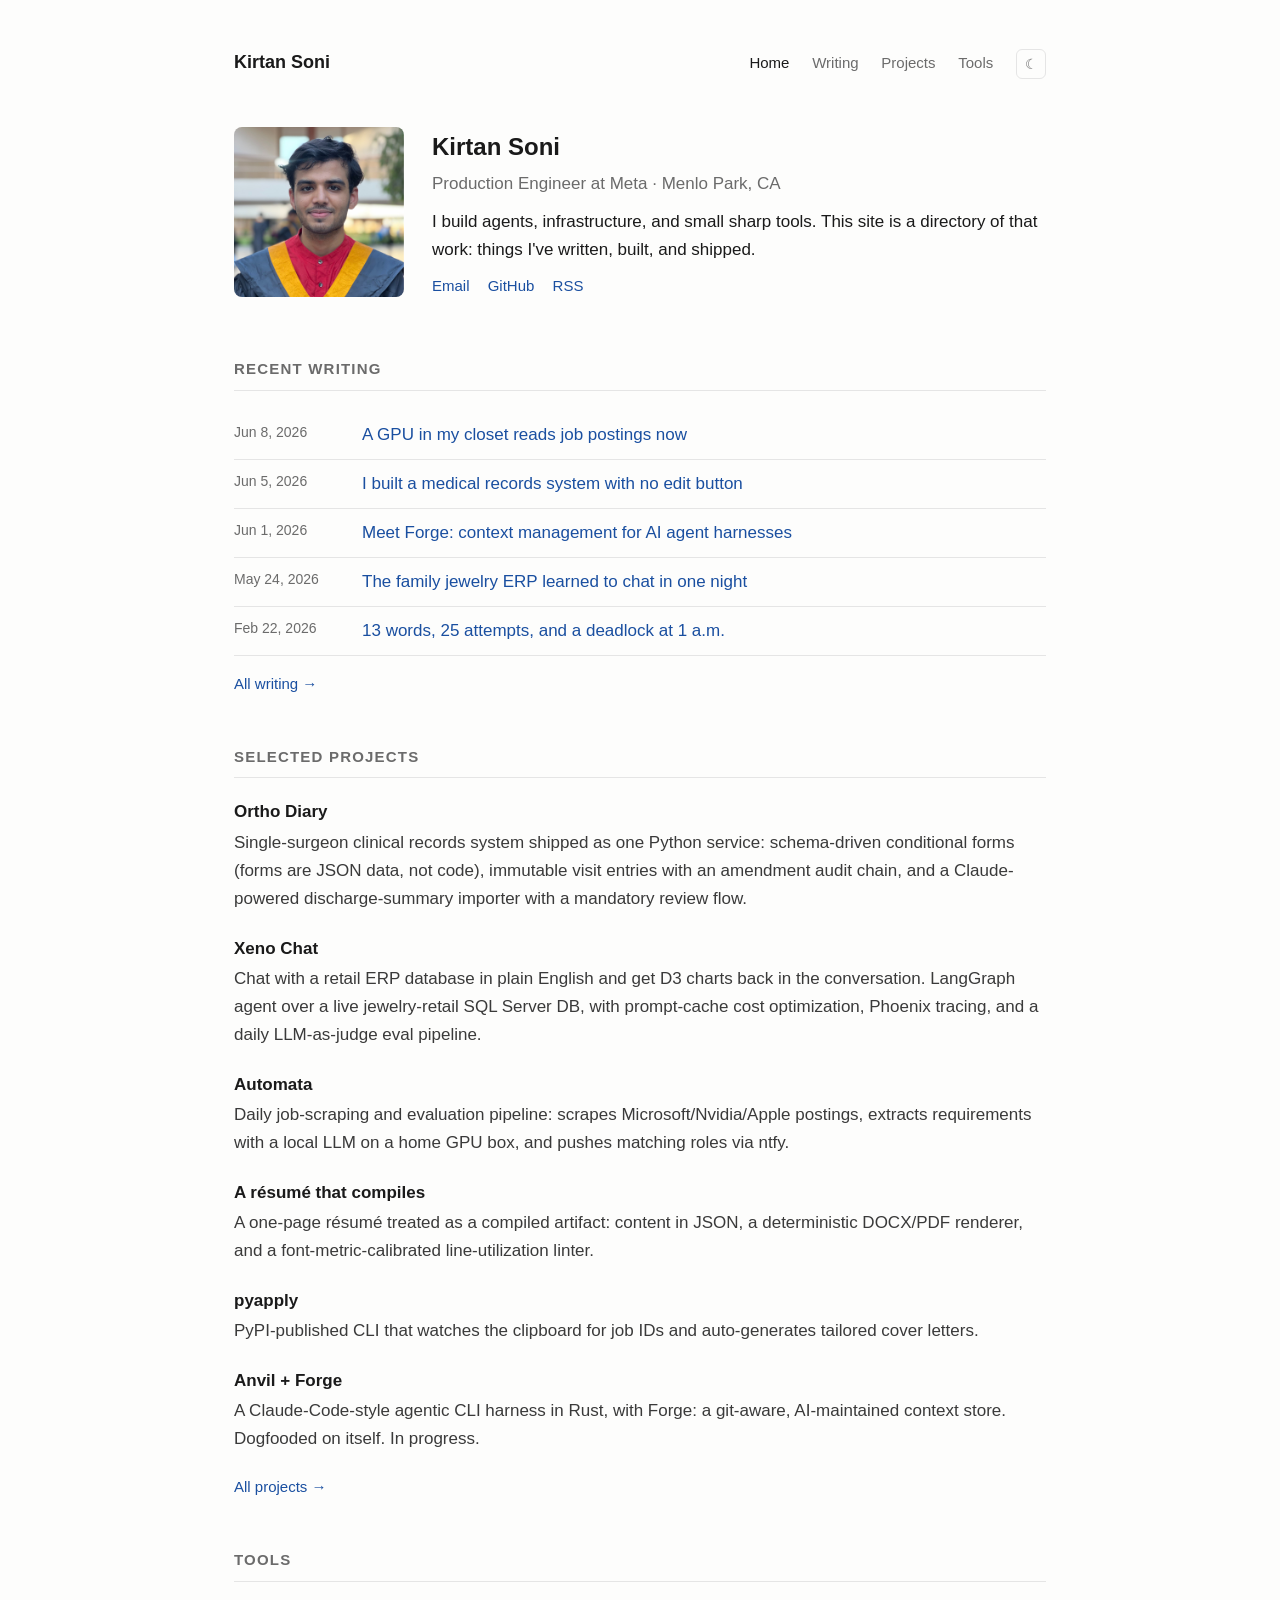
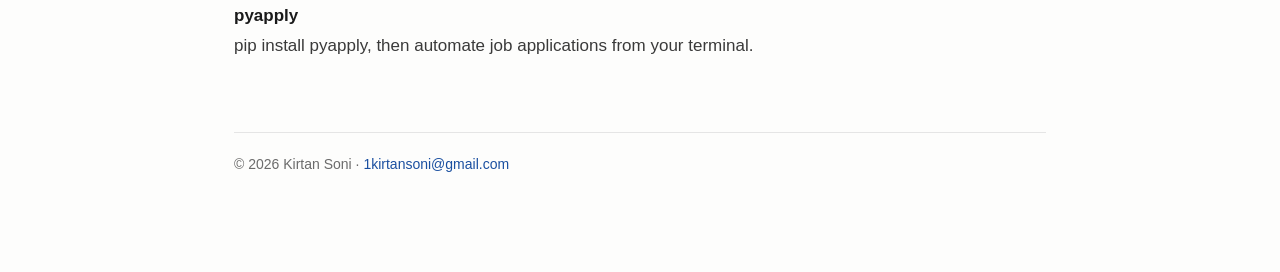
<file: index.html>
<!DOCTYPE html>
<html lang="en">
<head>
  <meta charset="utf-8">
  <meta name="viewport" content="width=device-width, initial-scale=1">
  <title>Kirtan Soni</title>
  <meta name="description" content="Kirtan Soni, production engineer. A directory of things I've written, built, and shipped.">
  <link rel="stylesheet" href="style.css">
  <link rel="alternate" type="application/rss+xml" title="Kirtan Soni — Writing" href="feed.xml">
  <link rel="canonical" href="https://kirtansoni.com/">
  <meta property="og:site_name" content="Kirtan Soni">
  <meta property="og:title" content="Kirtan Soni">
  <meta property="og:description" content="Kirtan Soni, production engineer. A directory of things I've written, built, and shipped.">
  <meta property="og:url" content="https://kirtansoni.com/">
  <meta property="og:type" content="website">
  <meta property="og:image" content="https://kirtansoni.com/assets/me.jpg">
  <meta name="twitter:card" content="summary">
  <meta name="twitter:image" content="https://kirtansoni.com/assets/me.jpg">
  <meta name="author" content="Kirtan Soni">
  <link rel="icon" type="image/svg+xml" href="/assets/favicon.svg">
  <link rel="icon" type="image/png" href="/assets/favicon.png">
  <link rel="apple-touch-icon" href="/assets/apple-touch-icon.png">
  <script type="application/ld+json">{"@context":"https://schema.org","@type":"Person","name":"Kirtan Soni","url":"https://kirtansoni.com","jobTitle":"Production Engineer","worksFor":{"@type":"Organization","name":"Meta"},"sameAs":["https://github.com/KirtanSoni"]}</script>
  <!-- ANALYTICS:START -->
<script data-goatcounter="https://kirtansoni.goatcounter.com/count" async src="//gc.zgo.at/count.js"></script>
    <!-- ANALYTICS:END -->
  <script>(function(){try{var t=localStorage.getItem('theme');if(t)document.documentElement.setAttribute('data-theme',t);}catch(e){}})();</script>
</head>
<body>
<div class="wrap">

  <header class="site">
    <a class="name" href="index.html">Kirtan Soni</a>
    <nav>
      <a href="index.html" class="active">Home</a>
      <a href="writing.html">Writing</a>
      <a href="projects.html">Projects</a>
      <a href="tools.html">Tools</a>
      <button class="theme-toggle" type="button" aria-label="Toggle theme">☾</button>
    </nav>
  </header>

  <section class="intro">
    <!-- Drop a square headshot at assets/me.jpg, or it stays hidden -->
    <img src="assets/me.jpg" alt="Kirtan Soni" onerror="this.style.display='none'">
    <div>
      <h1>Kirtan Soni</h1>
      <p class="role">Production Engineer at Meta · Menlo Park, CA</p>
      <p>
        I build agents, infrastructure, and small sharp tools.
        This site is a directory of that work: things I've written, built, and shipped.
      </p>
      <p class="contact">
        <a href="mailto:1kirtansoni@gmail.com">Email</a>
        <a href="https://github.com/KirtanSoni">GitHub</a>
        <a href="feed.xml">RSS</a>
      </p>
    </div>
  </section>

  <h2 class="section">Recent writing</h2>
  <ul class="entries">
    <!-- POSTS:START -->
    <li>
      <span class="date">Jun 8, 2026</span>
      <a class="title" href="posts/automata-job-pipeline.html">A GPU in my closet reads job postings now</a>
    </li>
    <li>
      <span class="date">Jun 5, 2026</span>
      <a class="title" href="posts/ortho-diary.html">I built a medical records system with no edit button</a>
    </li>
    <li>
      <span class="date">Jun 1, 2026</span>
      <a class="title" href="posts/forge-context-management.html">Meet Forge: context management for AI agent harnesses</a>
    </li>
    <li>
      <span class="date">May 24, 2026</span>
      <a class="title" href="posts/xeno-chat.html">The family jewelry ERP learned to chat in one night</a>
    </li>
    <li>
      <span class="date">Feb 22, 2026</span>
      <a class="title" href="posts/word-weave.html">13 words, 25 attempts, and a deadlock at 1 a.m.</a>
    </li>
    <!-- POSTS:END -->
  </ul>
  <p class="more"><a href="writing.html">All writing →</a></p>

  <h2 class="section">Selected projects</h2>
  <ul class="list">
    <!-- PROJECTS:START -->
    <li>
      <a class="title" href="https://github.com/KirtanSoni/ortho-diary">Ortho Diary</a>
      <p class="desc">Single-surgeon clinical records system shipped as one Python service: schema-driven conditional forms (forms are JSON data, not code), immutable visit entries with an amendment audit chain, and a Claude-powered discharge-summary importer with a mandatory review flow.</p>
    </li>
    <li>
      <a class="title" href="https://github.com/KirtanSoni/xeno-chat">Xeno Chat</a>
      <p class="desc">Chat with a retail ERP database in plain English and get D3 charts back in the conversation. LangGraph agent over a live jewelry-retail SQL Server DB, with prompt-cache cost optimization, Phoenix tracing, and a daily LLM-as-judge eval pipeline.</p>
    </li>
    <li>
      <a class="title" href="https://github.com/KirtanSoni/automata">Automata</a>
      <p class="desc">Daily job-scraping and evaluation pipeline: scrapes Microsoft/Nvidia/Apple postings, extracts requirements with a local LLM on a home GPU box, and pushes matching roles via ntfy.</p>
    </li>
    <li>
      <a class="title" href="https://github.com/KirtanSoni/resume-docx">A résumé that compiles</a>
      <p class="desc">A one-page résumé treated as a compiled artifact: content in JSON, a deterministic DOCX/PDF renderer, and a font-metric-calibrated line-utilization linter.</p>
    </li>
    <li>
      <a class="title" href="https://github.com/KirtanSoni/pyapply">pyapply</a>
      <p class="desc">PyPI-published CLI that watches the clipboard for job IDs and auto-generates tailored cover letters.</p>
    </li>
    <li>
      <a class="title" href="https://github.com/KirtanSoni/anvil">Anvil + Forge</a>
      <p class="desc">A Claude-Code-style agentic CLI harness in Rust, with Forge: a git-aware, AI-maintained context store. Dogfooded on itself. In progress.</p>
    </li>
    <!-- PROJECTS:END -->
  </ul>
  <p class="more"><a href="projects.html">All projects →</a></p>

  <h2 class="section">Tools</h2>
  <ul class="list">
    <!-- TOOLS:START -->
    <li>
      <a class="title" href="https://pypi.org/project/pyapply/">pyapply</a>
      <p class="desc">pip install pyapply, then automate job applications from your terminal.</p>
    </li>
    <!-- TOOLS:END -->
  </ul>

  <footer class="site">
    © 2026 Kirtan Soni · <a href="mailto:1kirtansoni@gmail.com">1kirtansoni@gmail.com</a>
  </footer>

</div>
<script src="site.js"></script>
</body>
</html>
</file>
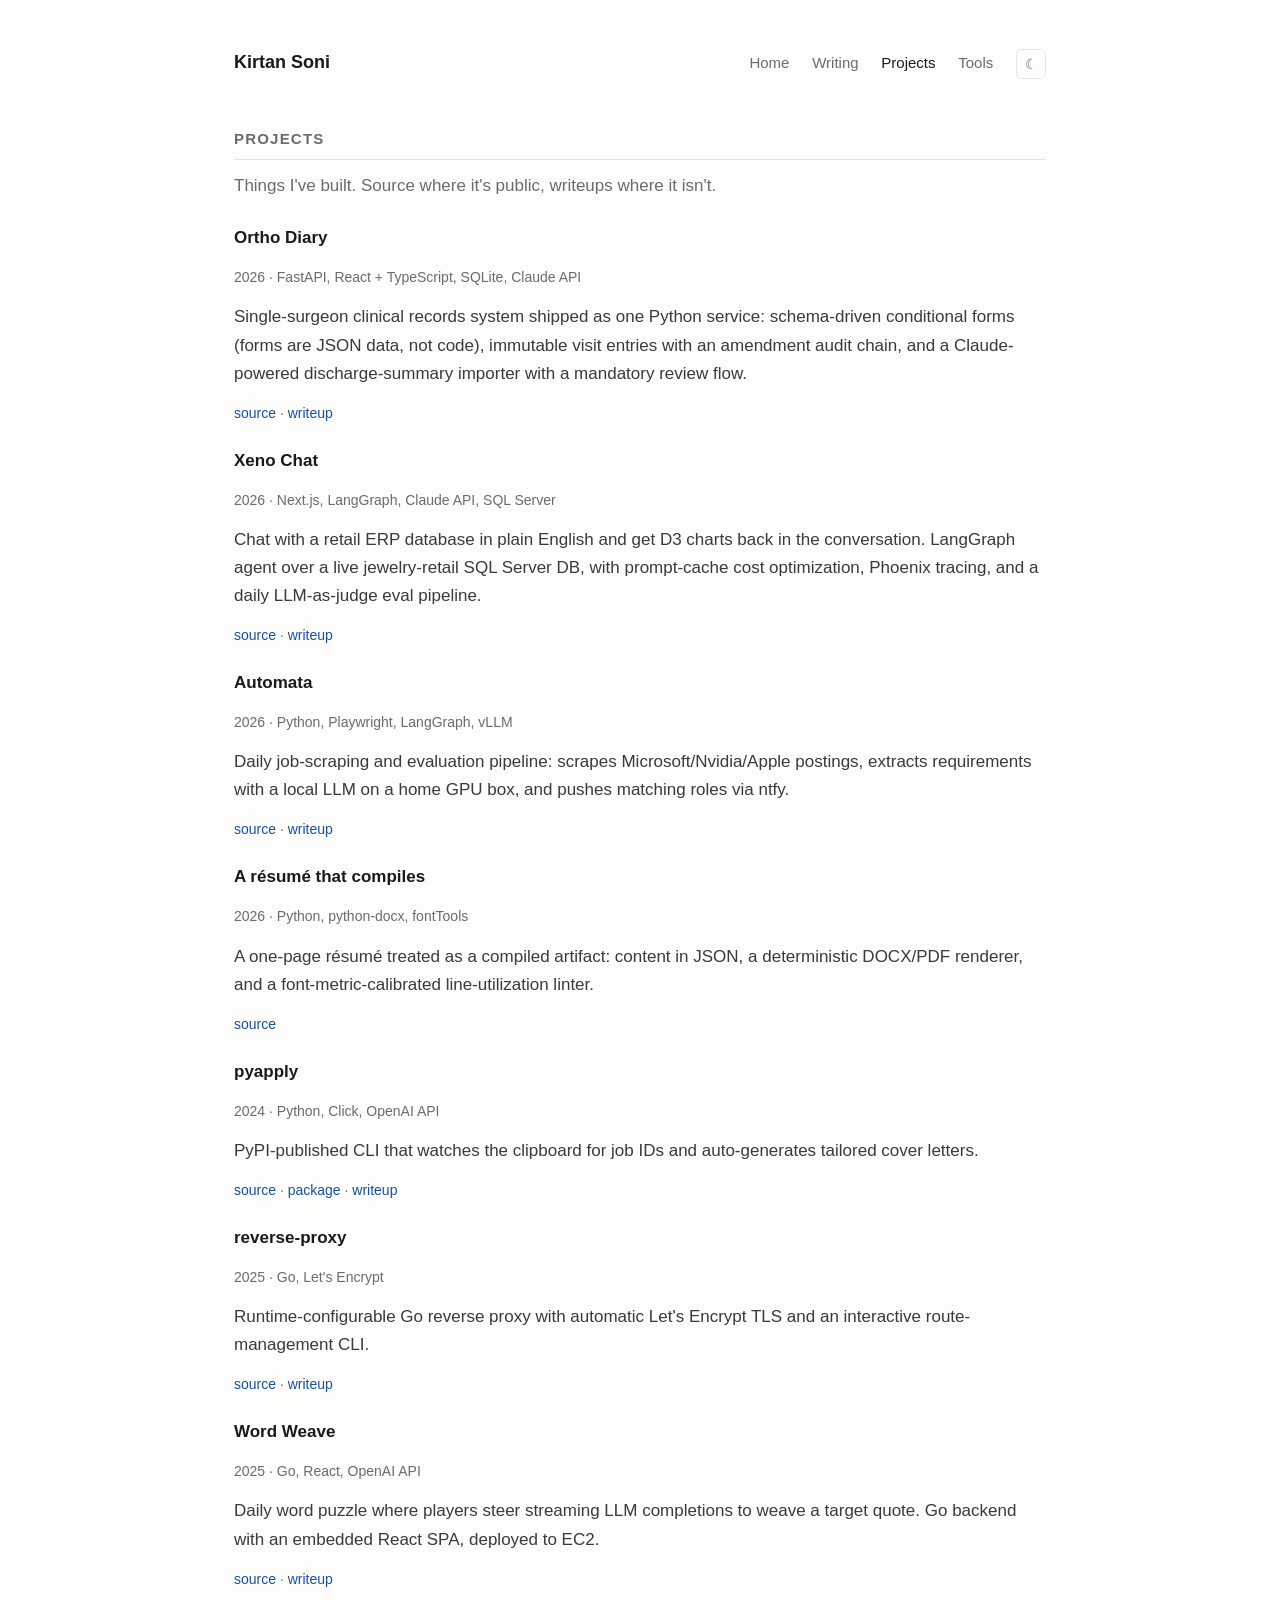
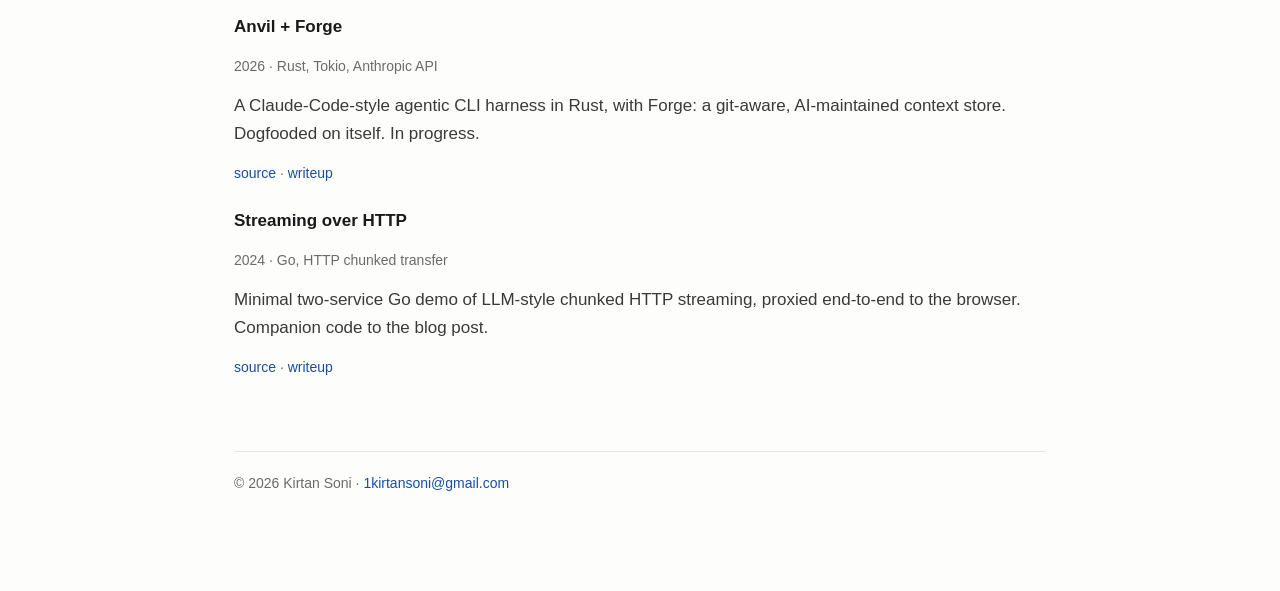
<file: projects.html>
<!DOCTYPE html>
<html lang="en">
<head>
  <meta charset="utf-8">
  <meta name="viewport" content="width=device-width, initial-scale=1">
  <title>Projects — Kirtan Soni</title>
  <meta name="description" content="Projects by Kirtan Soni.">
  <link rel="stylesheet" href="style.css">
  <link rel="alternate" type="application/rss+xml" title="Kirtan Soni — Writing" href="feed.xml">
  <link rel="canonical" href="https://kirtansoni.com/projects.html">
  <meta property="og:site_name" content="Kirtan Soni">
  <meta property="og:title" content="Projects — Kirtan Soni">
  <meta property="og:description" content="Projects by Kirtan Soni.">
  <meta property="og:url" content="https://kirtansoni.com/projects.html">
  <meta property="og:type" content="website">
  <meta property="og:image" content="https://kirtansoni.com/assets/me.jpg">
  <meta name="twitter:card" content="summary">
  <meta name="twitter:image" content="https://kirtansoni.com/assets/me.jpg">
  <meta name="author" content="Kirtan Soni">
  <link rel="icon" type="image/svg+xml" href="/assets/favicon.svg">
  <link rel="icon" type="image/png" href="/assets/favicon.png">
  <link rel="apple-touch-icon" href="/assets/apple-touch-icon.png">
  <script data-goatcounter="https://kirtansoni.goatcounter.com/count" async src="//gc.zgo.at/count.js"></script>
  <script>(function(){try{var t=localStorage.getItem('theme');if(t)document.documentElement.setAttribute('data-theme',t);}catch(e){}})();</script>
</head>
<body>
<div class="wrap">

  <header class="site">
    <a class="name" href="index.html">Kirtan Soni</a>
    <nav>
      <a href="index.html">Home</a>
      <a href="writing.html">Writing</a>
      <a href="projects.html" class="active">Projects</a>
      <a href="tools.html">Tools</a>
      <button class="theme-toggle" type="button" aria-label="Toggle theme">☾</button>
    </nav>
  </header>

  <h2 class="section">Projects</h2>
  <p class="page-intro">Things I've built. Source where it's public, writeups where it isn't.</p>
  <ul class="list">
    <li>
      <a class="title" href="https://github.com/KirtanSoni/ortho-diary">Ortho Diary</a>
      <p class="meta">2026 · FastAPI, React + TypeScript, SQLite, Claude API</p>
      <p class="desc">Single-surgeon clinical records system shipped as one Python service: schema-driven conditional forms (forms are JSON data, not code), immutable visit entries with an amendment audit chain, and a Claude-powered discharge-summary importer with a mandatory review flow.</p>
      <p class="meta"><a href="https://github.com/KirtanSoni/ortho-diary">source</a> · <a href="posts/ortho-diary.html">writeup</a></p>
    </li>
    <li>
      <a class="title" href="https://github.com/KirtanSoni/xeno-chat">Xeno Chat</a>
      <p class="meta">2026 · Next.js, LangGraph, Claude API, SQL Server</p>
      <p class="desc">Chat with a retail ERP database in plain English and get D3 charts back in the conversation. LangGraph agent over a live jewelry-retail SQL Server DB, with prompt-cache cost optimization, Phoenix tracing, and a daily LLM-as-judge eval pipeline.</p>
      <p class="meta"><a href="https://github.com/KirtanSoni/xeno-chat">source</a> · <a href="posts/xeno-chat.html">writeup</a></p>
    </li>
    <li>
      <a class="title" href="https://github.com/KirtanSoni/automata">Automata</a>
      <p class="meta">2026 · Python, Playwright, LangGraph, vLLM</p>
      <p class="desc">Daily job-scraping and evaluation pipeline: scrapes Microsoft/Nvidia/Apple postings, extracts requirements with a local LLM on a home GPU box, and pushes matching roles via ntfy.</p>
      <p class="meta"><a href="https://github.com/KirtanSoni/automata">source</a> · <a href="posts/automata-job-pipeline.html">writeup</a></p>
    </li>
    <li>
      <a class="title" href="https://github.com/KirtanSoni/resume-docx">A résumé that compiles</a>
      <p class="meta">2026 · Python, python-docx, fontTools</p>
      <p class="desc">A one-page résumé treated as a compiled artifact: content in JSON, a deterministic DOCX/PDF renderer, and a font-metric-calibrated line-utilization linter.</p>
      <p class="meta"><a href="https://github.com/KirtanSoni/resume-docx">source</a></p>
    </li>
    <li>
      <a class="title" href="https://github.com/KirtanSoni/pyapply">pyapply</a>
      <p class="meta">2024 · Python, Click, OpenAI API</p>
      <p class="desc">PyPI-published CLI that watches the clipboard for job IDs and auto-generates tailored cover letters.</p>
      <p class="meta"><a href="https://github.com/KirtanSoni/pyapply">source</a> · <a href="https://pypi.org/project/pyapply/">package</a> · <a href="posts/pyapply-cli-job-applications.html">writeup</a></p>
    </li>
    <li>
      <a class="title" href="https://github.com/KirtanSoni/reverse-proxy">reverse-proxy</a>
      <p class="meta">2025 · Go, Let&#x27;s Encrypt</p>
      <p class="desc">Runtime-configurable Go reverse proxy with automatic Let&#x27;s Encrypt TLS and an interactive route-management CLI.</p>
      <p class="meta"><a href="https://github.com/KirtanSoni/reverse-proxy">source</a> · <a href="posts/reverse-proxy.html">writeup</a></p>
    </li>
    <li>
      <a class="title" href="https://github.com/KirtanSoni/word-weave">Word Weave</a>
      <p class="meta">2025 · Go, React, OpenAI API</p>
      <p class="desc">Daily word puzzle where players steer streaming LLM completions to weave a target quote. Go backend with an embedded React SPA, deployed to EC2.</p>
      <p class="meta"><a href="https://github.com/KirtanSoni/word-weave">source</a> · <a href="posts/word-weave.html">writeup</a></p>
    </li>
    <li>
      <a class="title" href="https://github.com/KirtanSoni/anvil">Anvil + Forge</a>
      <p class="meta">2026 · Rust, Tokio, Anthropic API</p>
      <p class="desc">A Claude-Code-style agentic CLI harness in Rust, with Forge: a git-aware, AI-maintained context store. Dogfooded on itself. In progress.</p>
      <p class="meta"><a href="https://github.com/KirtanSoni/anvil">source</a> · <a href="posts/forge-context-management.html">writeup</a></p>
    </li>
    <li>
      <a class="title" href="https://github.com/KirtanSoni/streaming-in-http">Streaming over HTTP</a>
      <p class="meta">2024 · Go, HTTP chunked transfer</p>
      <p class="desc">Minimal two-service Go demo of LLM-style chunked HTTP streaming, proxied end-to-end to the browser. Companion code to the blog post.</p>
      <p class="meta"><a href="https://github.com/KirtanSoni/streaming-in-http">source</a> · <a href="posts/forwarding-streaming-response.html">writeup</a></p>
    </li>
  </ul>

  <footer class="site">
    © 2026 Kirtan Soni · <a href="mailto:1kirtansoni@gmail.com">1kirtansoni@gmail.com</a>
  </footer>

</div>
<script src="site.js"></script>
</body>
</html>
</file>
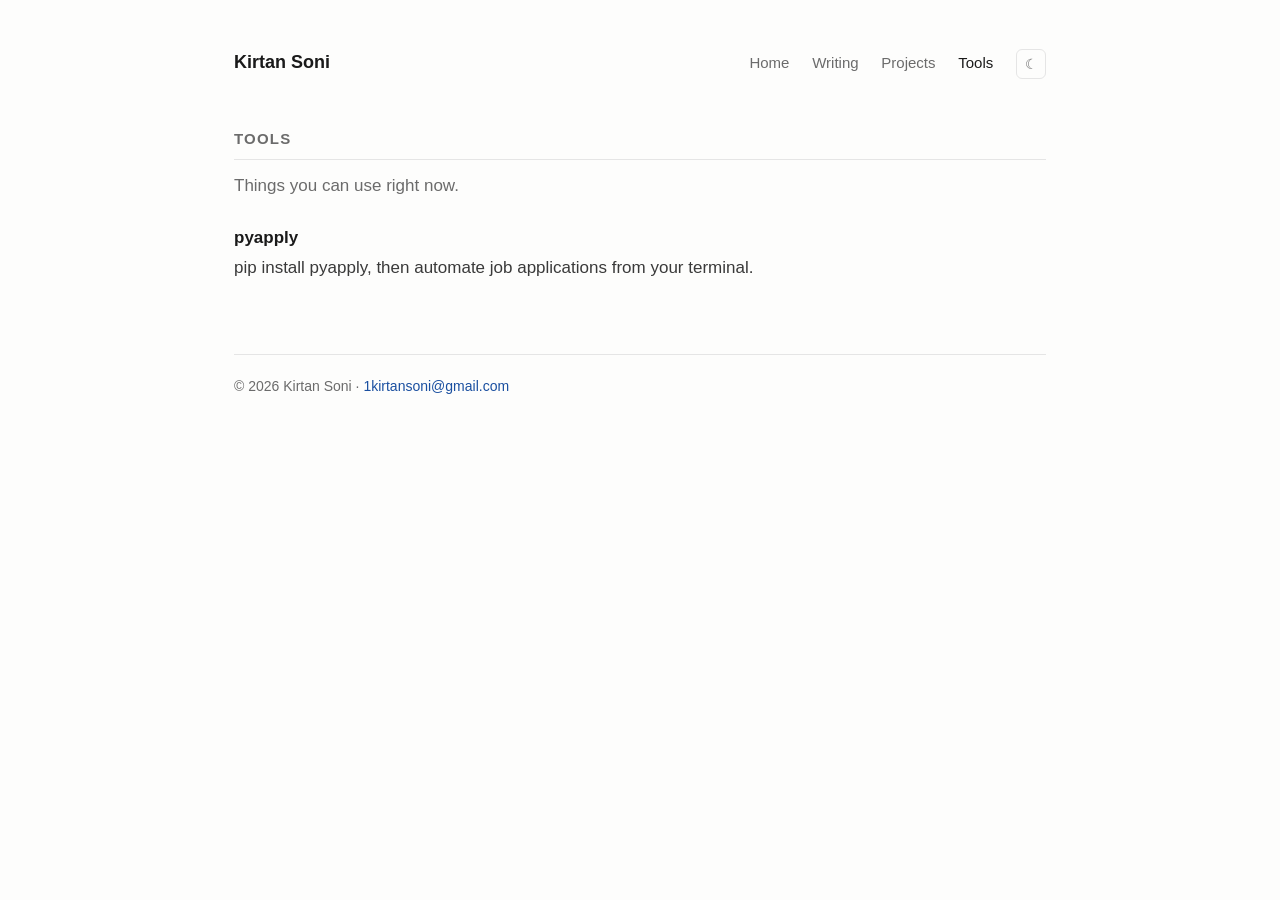
<file: tools.html>
<!DOCTYPE html>
<html lang="en">
<head>
  <meta charset="utf-8">
  <meta name="viewport" content="width=device-width, initial-scale=1">
  <title>Tools — Kirtan Soni</title>
  <meta name="description" content="Tools by Kirtan Soni.">
  <link rel="stylesheet" href="style.css">
  <link rel="alternate" type="application/rss+xml" title="Kirtan Soni — Writing" href="feed.xml">
  <link rel="canonical" href="https://kirtansoni.com/tools.html">
  <meta property="og:site_name" content="Kirtan Soni">
  <meta property="og:title" content="Tools — Kirtan Soni">
  <meta property="og:description" content="Tools by Kirtan Soni.">
  <meta property="og:url" content="https://kirtansoni.com/tools.html">
  <meta property="og:type" content="website">
  <meta property="og:image" content="https://kirtansoni.com/assets/me.jpg">
  <meta name="twitter:card" content="summary">
  <meta name="twitter:image" content="https://kirtansoni.com/assets/me.jpg">
  <meta name="author" content="Kirtan Soni">
  <link rel="icon" type="image/svg+xml" href="/assets/favicon.svg">
  <link rel="icon" type="image/png" href="/assets/favicon.png">
  <link rel="apple-touch-icon" href="/assets/apple-touch-icon.png">
  <script data-goatcounter="https://kirtansoni.goatcounter.com/count" async src="//gc.zgo.at/count.js"></script>
  <script>(function(){try{var t=localStorage.getItem('theme');if(t)document.documentElement.setAttribute('data-theme',t);}catch(e){}})();</script>
</head>
<body>
<div class="wrap">

  <header class="site">
    <a class="name" href="index.html">Kirtan Soni</a>
    <nav>
      <a href="index.html">Home</a>
      <a href="writing.html">Writing</a>
      <a href="projects.html">Projects</a>
      <a href="tools.html" class="active">Tools</a>
      <button class="theme-toggle" type="button" aria-label="Toggle theme">☾</button>
    </nav>
  </header>

  <h2 class="section">Tools</h2>
  <p class="page-intro">Things you can use right now.</p>
  <ul class="list">
    <li>
      <a class="title" href="https://pypi.org/project/pyapply/">pyapply</a>
      <p class="desc">pip install pyapply, then automate job applications from your terminal.</p>
    </li>
  </ul>

  <footer class="site">
    © 2026 Kirtan Soni · <a href="mailto:1kirtansoni@gmail.com">1kirtansoni@gmail.com</a>
  </footer>

</div>
<script src="site.js"></script>
</body>
</html>
</file>
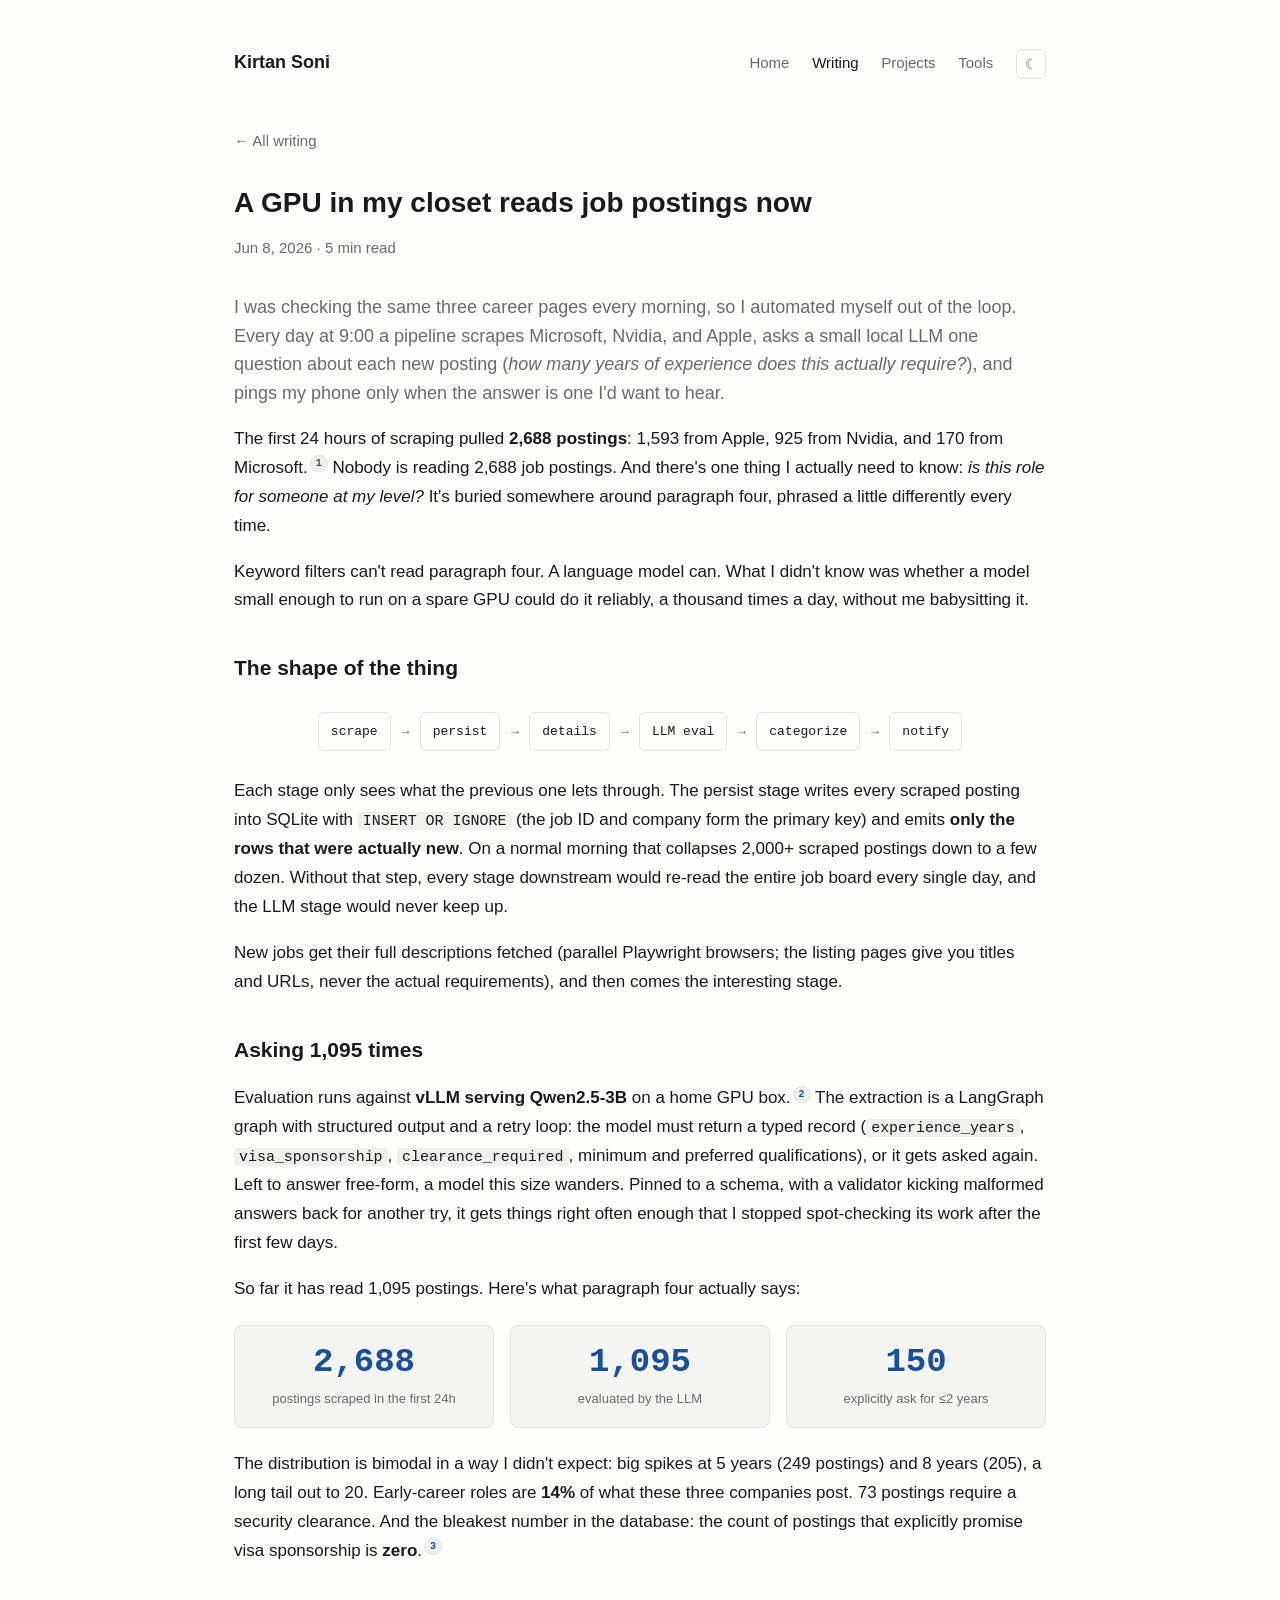
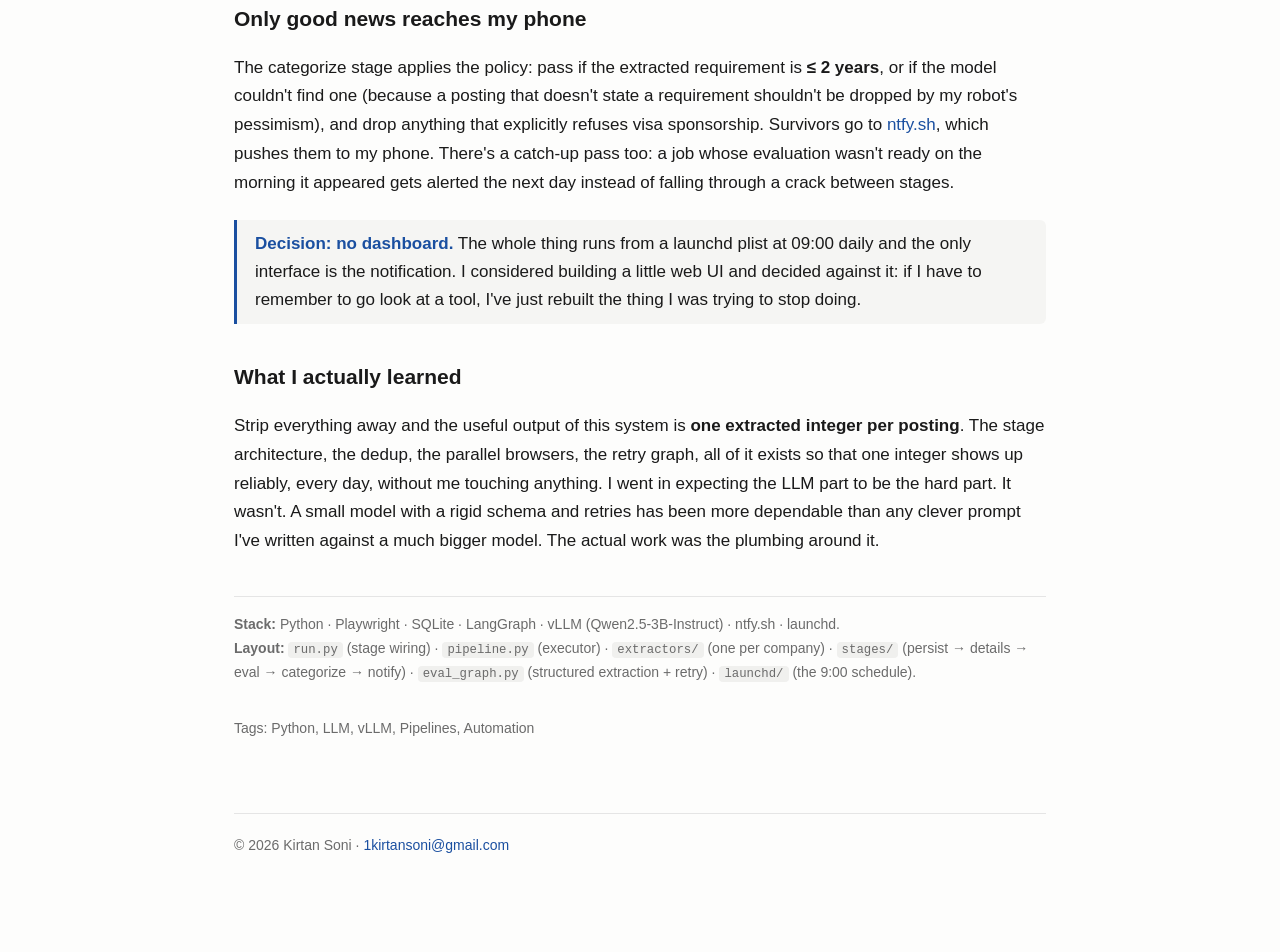
<file: posts/automata-job-pipeline.html>
<!DOCTYPE html>
<html lang="en">
<head>
  <meta charset="utf-8">
  <meta name="viewport" content="width=device-width, initial-scale=1">
  <title>A GPU in my closet reads job postings now — Kirtan Soni</title>
  <meta name="description" content="Automata: a daily pipeline that scrapes Microsoft, Nvidia, and Apple postings, asks a local 3B model one question about each, and only pings my phone when the answer is good.">
  <link rel="stylesheet" href="../style.css">
  <link rel="alternate" type="application/rss+xml" title="Kirtan Soni — Writing" href="../feed.xml">
  <link rel="canonical" href="https://kirtansoni.com/posts/automata-job-pipeline.html">
  <meta property="og:site_name" content="Kirtan Soni">
  <meta property="og:title" content="A GPU in my closet reads job postings now">
  <meta property="og:description" content="Automata: a daily pipeline that scrapes Microsoft, Nvidia, and Apple postings, asks a local 3B model one question about each, and only pings my phone when the answer is good.">
  <meta property="og:url" content="https://kirtansoni.com/posts/automata-job-pipeline.html">
  <meta property="og:type" content="article">
  <meta property="og:image" content="https://kirtansoni.com/assets/me.jpg">
  <meta name="twitter:card" content="summary">
  <meta name="twitter:image" content="https://kirtansoni.com/assets/me.jpg">
  <meta name="author" content="Kirtan Soni">
  <link rel="icon" type="image/svg+xml" href="/assets/favicon.svg">
  <link rel="icon" type="image/png" href="/assets/favicon.png">
  <link rel="apple-touch-icon" href="/assets/apple-touch-icon.png">
  <meta property="article:published_time" content="2026-06-08">
  <script type="application/ld+json">{"@context": "https://schema.org", "@type": "BlogPosting", "headline": "A GPU in my closet reads job postings now", "description": "Automata: a daily pipeline that scrapes Microsoft, Nvidia, and Apple postings, asks a local 3B model one question about each, and only pings my phone when the answer is good.", "datePublished": "2026-06-08", "url": "https://kirtansoni.com/posts/automata-job-pipeline.html", "author": {"@type": "Person", "name": "Kirtan Soni", "url": "https://kirtansoni.com"}}</script>
  <script data-goatcounter="https://kirtansoni.goatcounter.com/count" async src="//gc.zgo.at/count.js"></script>
  <script>(function(){try{var t=localStorage.getItem('theme');if(t)document.documentElement.setAttribute('data-theme',t);}catch(e){}})();</script>
</head>
<body>
<div class="wrap">

  <header class="site">
    <a class="name" href="../index.html">Kirtan Soni</a>
    <nav>
      <a href="../index.html">Home</a>
      <a href="../writing.html" class="active">Writing</a>
      <a href="../projects.html">Projects</a>
      <a href="../tools.html">Tools</a>
      <button class="theme-toggle" type="button" aria-label="Toggle theme">☾</button>
    </nav>
  </header>

  <a class="back" href="../writing.html">← All writing</a>

  <article>
    <h1>A GPU in my closet reads job postings now</h1>
    <p class="post-meta">Jun 8, 2026 · 5 min read</p>

<p class="lede">I was checking the same three career pages every morning, so I automated myself out of the loop. Every day at 9:00 a pipeline scrapes Microsoft, Nvidia, and Apple, asks a small local LLM one question about each new posting (<i>how many years of experience does this actually require?</i>), and pings my phone only when the answer is one I'd want to hear.</p>
<p>
The first 24 hours of scraping pulled <b>2,688 postings</b>: 1,593 from Apple, 925 from Nvidia,
and 170 from Microsoft.<span class="sn"><label class="sn-pill" for="sn-ms"></label><input class="sn-toggle" type="checkbox" id="sn-ms"><span class="sn-note">Not because Microsoft posts less; my extractor only asks for IC2/IC3 software roles there. Scoping the query is itself a filter.</span></span> Nobody is reading 2,688 job postings. And there's one thing
I actually need to know: <i>is this role for someone at my level?</i> It's buried somewhere
around paragraph four, phrased a little differently every time.
</p>
<p>
Keyword filters can't read paragraph four. A language model can. What I didn't know was whether
a model small enough to run on a spare GPU could do it reliably, a thousand times a day,
without me babysitting it.
</p>
<h2>The shape of the thing</h2>
<div class="pipe">
  <span class="box">scrape</span><span class="arr">→</span>
  <span class="box">persist</span><span class="arr">→</span>
  <span class="box">details</span><span class="arr">→</span>
  <span class="box">LLM eval</span><span class="arr">→</span>
  <span class="box">categorize</span><span class="arr">→</span>
  <span class="box">notify</span>
</div>
<p>
Each stage only sees what the previous one lets through. The persist stage writes every scraped
posting into SQLite with <code>INSERT OR IGNORE</code> (the job ID and company form the primary
key) and emits <b>only the rows that were actually new</b>. On a normal morning that collapses
2,000+ scraped postings down to a few dozen. Without that step, every stage downstream would
re-read the entire job board every single day, and the LLM stage would never keep up.
</p>
<p>
New jobs get their full descriptions fetched (parallel Playwright browsers; the listing pages
give you titles and URLs, never the actual requirements), and then comes the interesting stage.
</p>
<h2>Asking 1,095 times</h2>
<p>
Evaluation runs against <b>vLLM serving Qwen2.5-3B</b> on a home GPU box.<span class="sn"><label class="sn-pill" for="sn-qwen"></label><input class="sn-toggle" type="checkbox" id="sn-qwen"><span class="sn-note">A 3-billion-parameter model is laughably small by 2026 standards. It is also free, private, 30&nbsp;seconds-per-request fast on local hardware, and entirely sufficient to find a number in a paragraph.</span></span>
The extraction is a LangGraph graph with structured output and a retry loop: the model must
return a typed record (<code>experience_years</code>, <code>visa_sponsorship</code>,
<code>clearance_required</code>, minimum and preferred qualifications), or it gets asked again.
Left to answer free-form, a model this size wanders. Pinned to a schema, with a validator
kicking malformed answers back for another try, it gets things right often enough that I
stopped spot-checking its work after the first few days.
</p>
<p>So far it has read 1,095 postings. Here's what paragraph four actually says:</p>
<div class="stats">
  <div class="stat">
    <div class="stat-num">2,688</div>
    <div class="stat-label">postings scraped in the first 24h</div>
  </div>
  <div class="stat">
    <div class="stat-num">1,095</div>
    <div class="stat-label">evaluated by the LLM</div>
  </div>
  <div class="stat">
    <div class="stat-num">150</div>
    <div class="stat-label">explicitly ask for ≤2 years</div>
  </div>
</div>
<p>
The distribution is bimodal in a way I didn't expect: big spikes at 5 years (249 postings) and
8 years (205), a long tail out to 20. Early-career roles are <b>14%</b> of what these three
companies post. 73 postings require a security clearance. And the bleakest number in the
database: the count of postings that explicitly promise visa sponsorship is
<b>zero</b>.<span class="sn"><label class="sn-pill" for="sn-visa"></label><input class="sn-toggle" type="checkbox" id="sn-visa"><span class="sn-note">Postings only ever volunteer the bad news: <code>visa_sponsorship</code> comes back "no" or "unknown", never "yes". The filter drops explicit "no"s and gives "unknown" the benefit of the doubt.</span></span>
</p>
<h2>Only good news reaches my phone</h2>
<p>
The categorize stage applies the policy: pass if the extracted requirement is
<b>≤ 2 years</b>, or if the model couldn't find one (because a posting that doesn't state a
requirement shouldn't be dropped by my robot's pessimism), and drop anything that explicitly
refuses visa sponsorship. Survivors go to <a href="https://ntfy.sh">ntfy.sh</a>, which pushes
them to my phone. There's a catch-up pass too: a job whose evaluation wasn't ready on the
morning it appeared gets alerted the next day instead of falling through a crack between
stages.
</p>
<div class="decision">
  <b>Decision: no dashboard.</b> The whole thing runs from a launchd plist at 09:00 daily and
  the only interface is the notification. I considered building a little web UI and decided
  against it: if I have to remember to go look at a tool, I've just rebuilt the thing I was
  trying to stop doing.
</div>
<h2>What I actually learned</h2>
<p>
Strip everything away and the useful output of this system is <b>one extracted integer per
posting</b>. The stage architecture, the dedup, the parallel browsers, the retry graph, all of
it exists so that one integer shows up reliably, every day, without me touching anything. I
went in expecting the LLM part to be the hard part. It wasn't. A small model with a rigid
schema and retries has been more dependable than any clever prompt I've written against a much
bigger model. The actual work was the plumbing around it.
</p>
<div class="colophon">
  <b>Stack:</b> Python · Playwright · SQLite · LangGraph · vLLM (Qwen2.5-3B-Instruct) ·
  ntfy.sh · launchd.<br>
  <b>Layout:</b> <code>run.py</code> (stage wiring) · <code>pipeline.py</code> (executor) ·
  <code>extractors/</code> (one per company) · <code>stages/</code> (persist → details → eval →
  categorize → notify) · <code>eval_graph.py</code> (structured extraction + retry) ·
  <code>launchd/</code> (the 9:00 schedule).
</div>
    <p class="tags">Tags: Python, LLM, vLLM, Pipelines, Automation</p>
  </article>

  <footer class="site">
    © 2026 Kirtan Soni · <a href="mailto:1kirtansoni@gmail.com">1kirtansoni@gmail.com</a>
  </footer>

</div>
<script src="../site.js"></script>
</body>
</html>
</file>
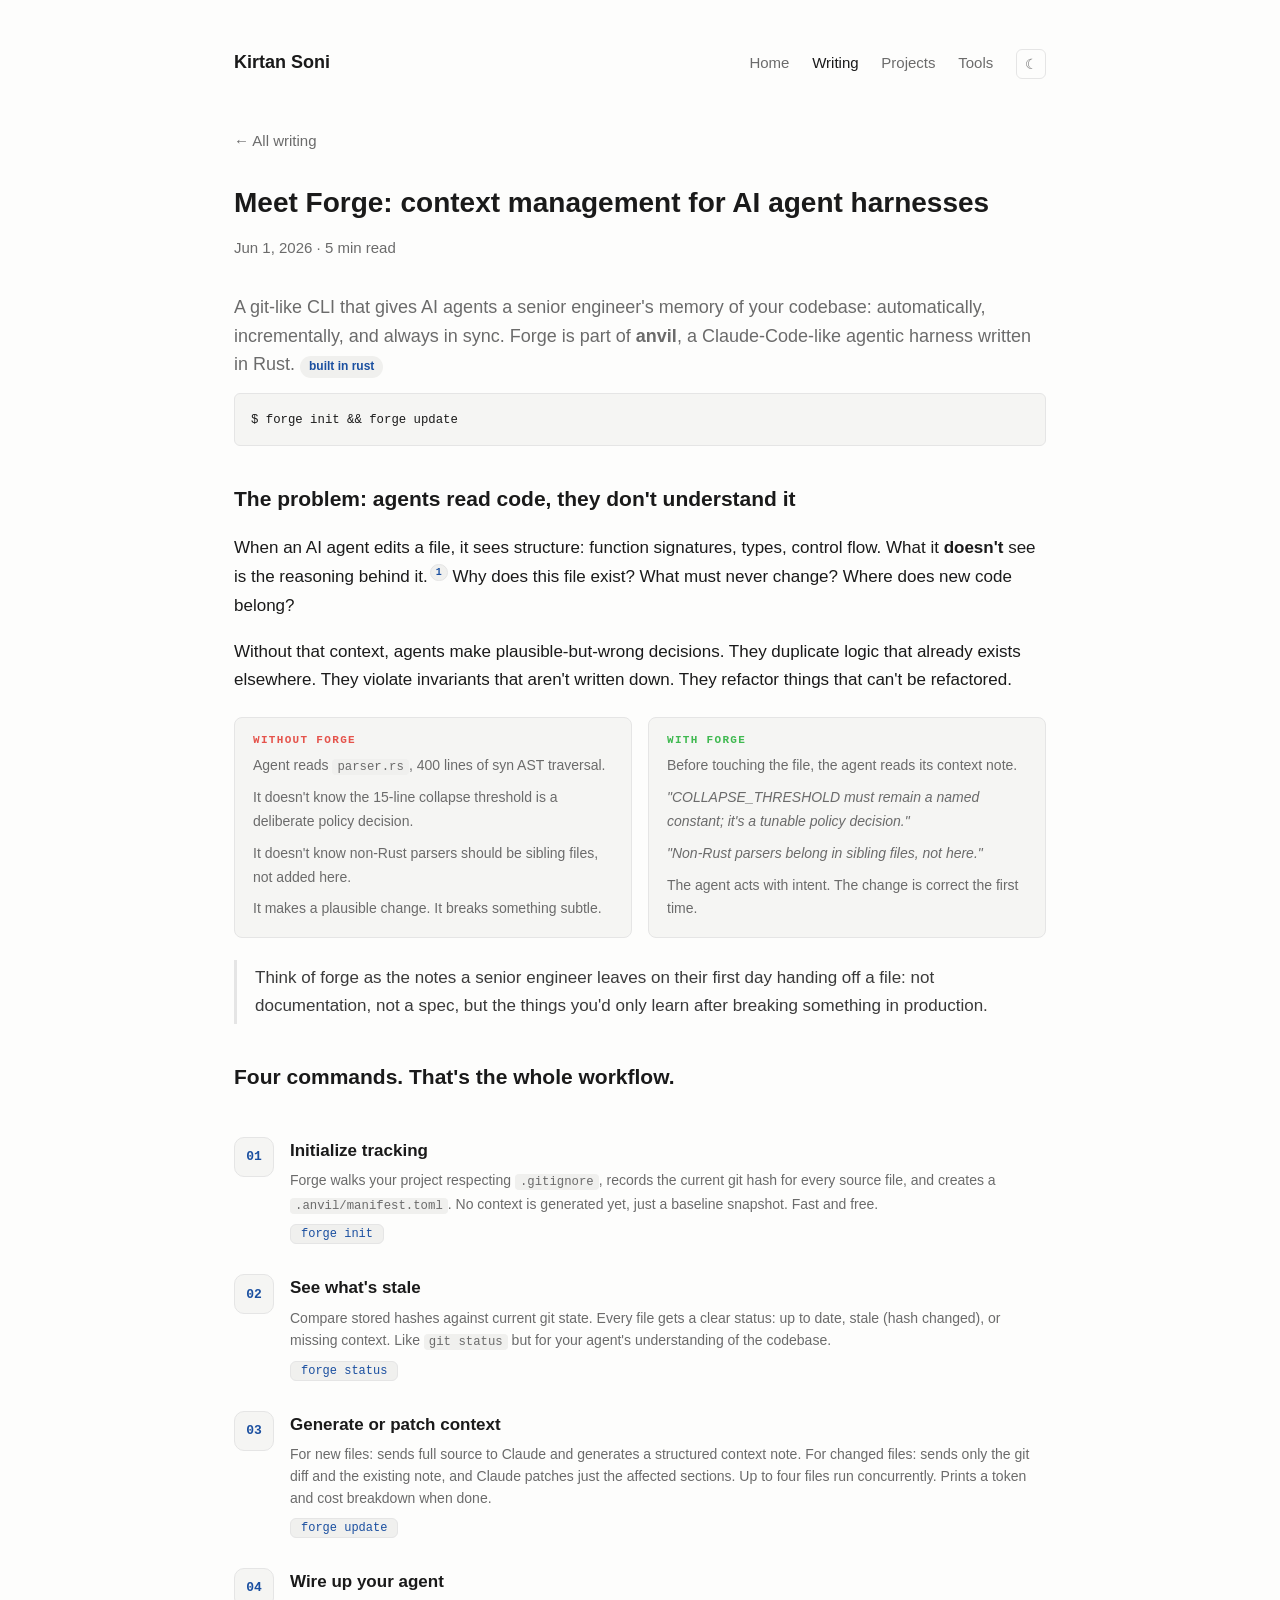
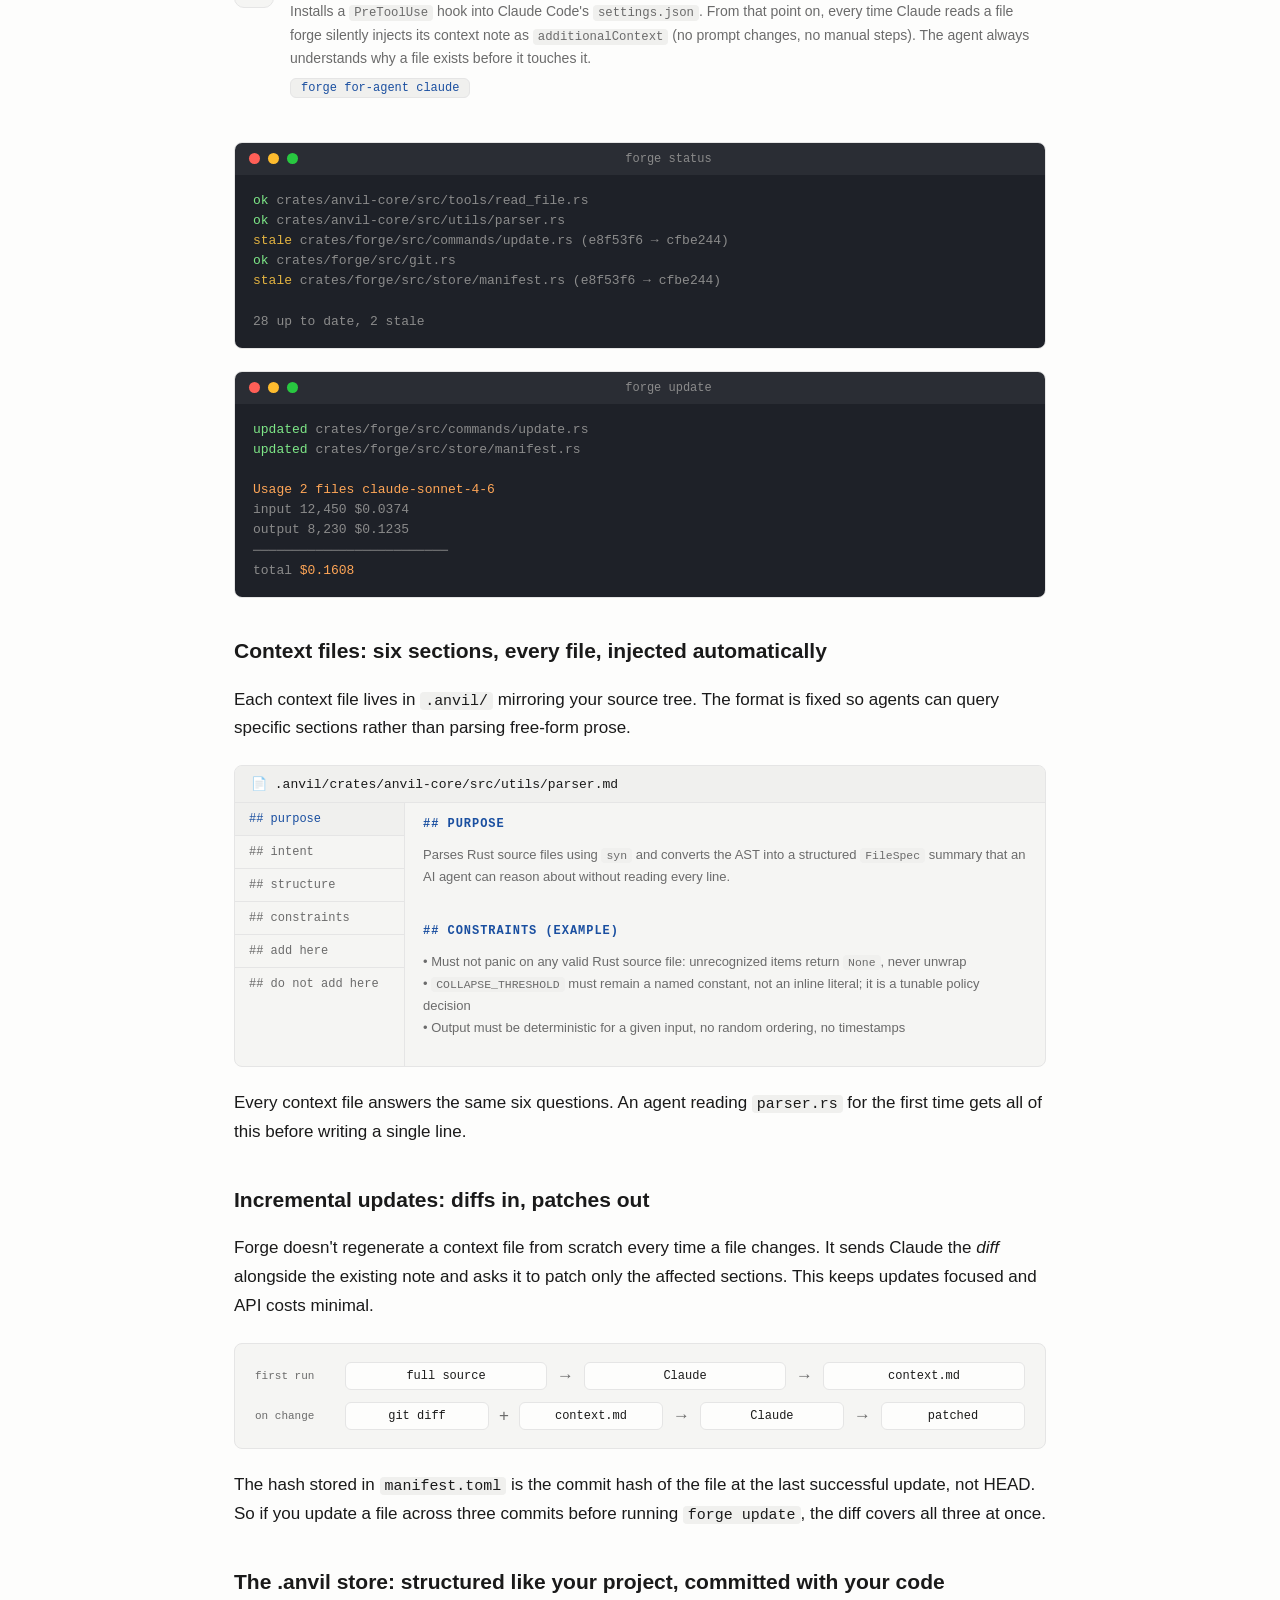
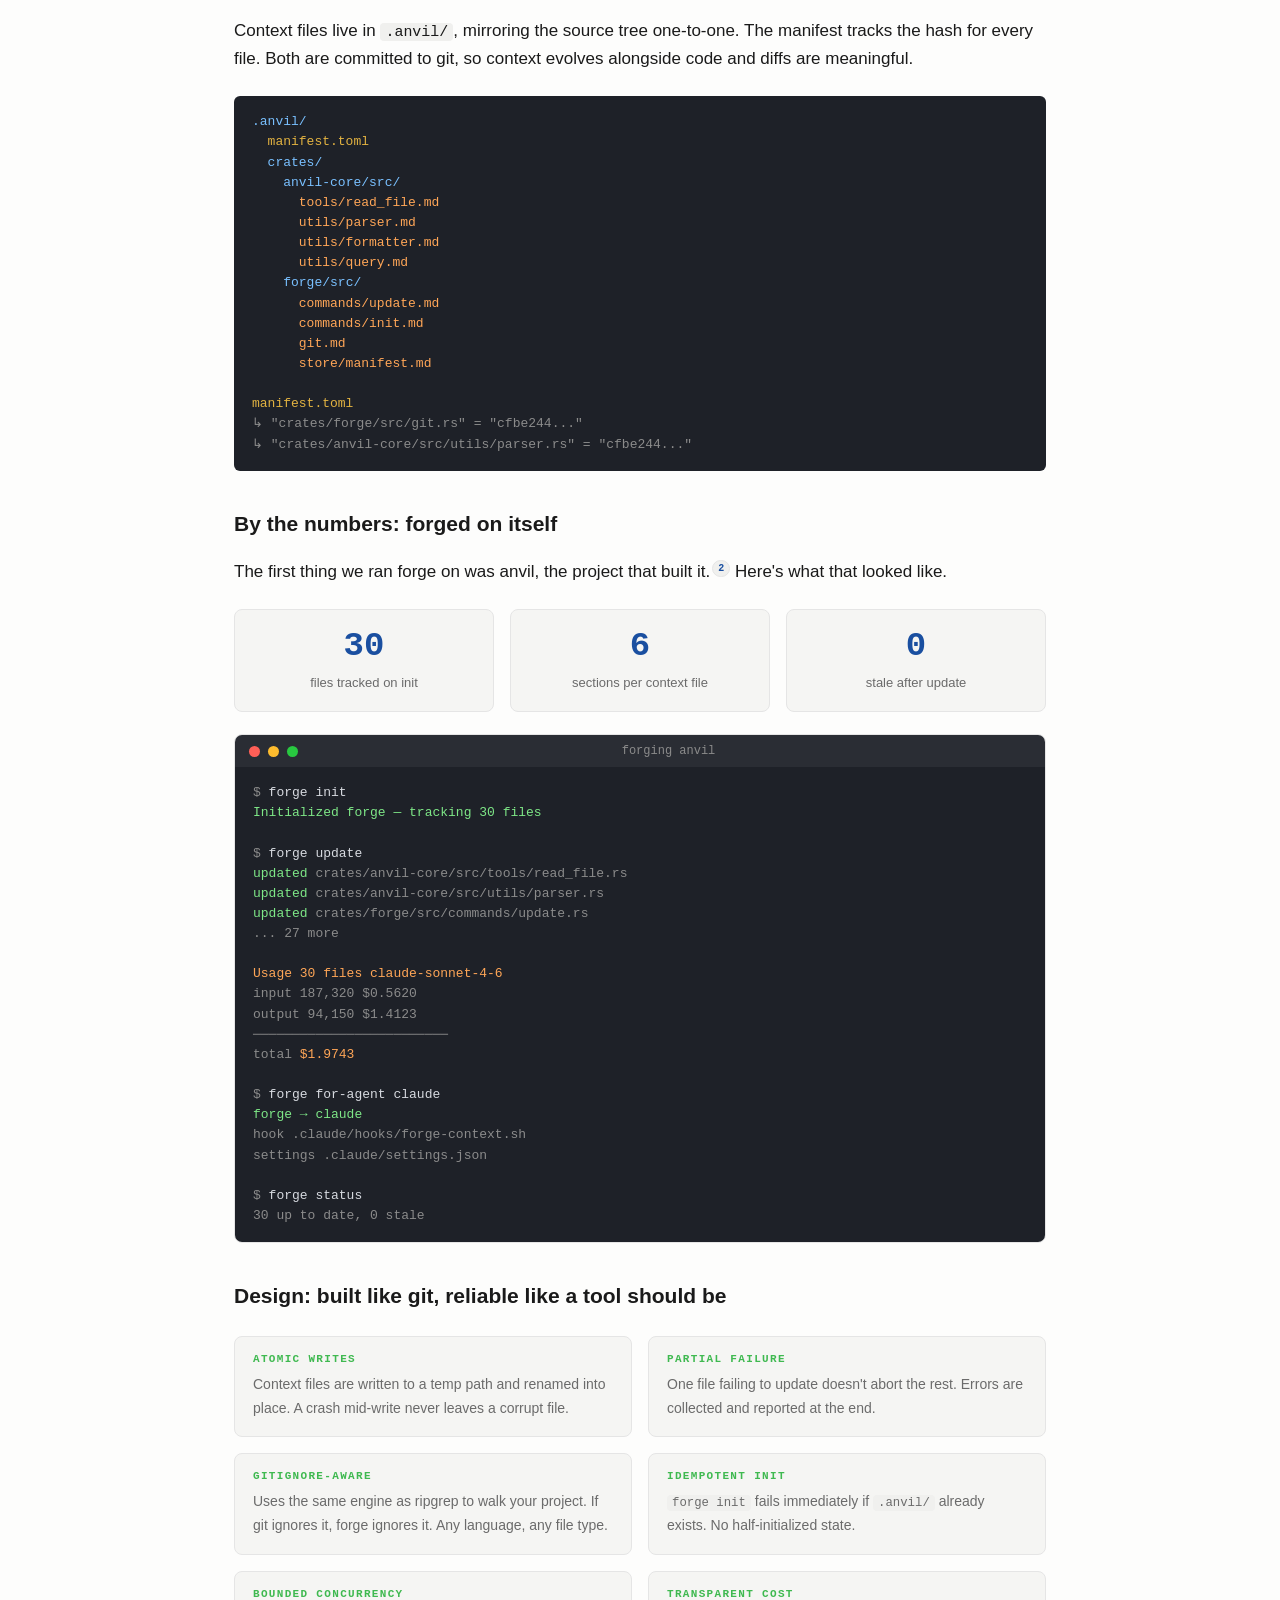
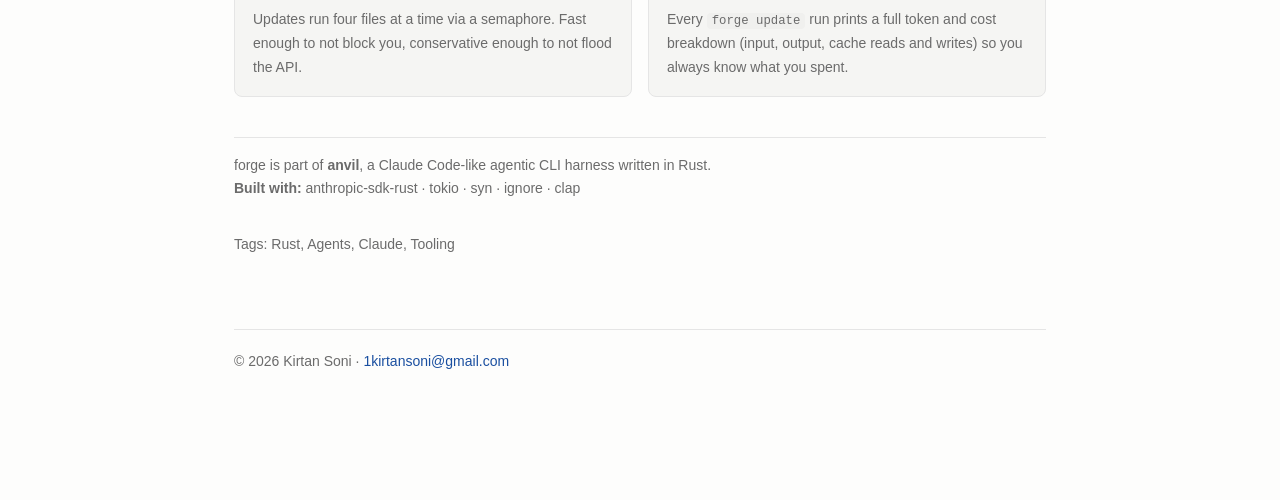
<file: posts/forge-context-management.html>
<!DOCTYPE html>
<html lang="en">
<head>
  <meta charset="utf-8">
  <meta name="viewport" content="width=device-width, initial-scale=1">
  <title>Meet Forge: context management for AI agent harnesses — Kirtan Soni</title>
  <meta name="description" content="A git-like CLI that gives AI agents a senior engineer&#x27;s memory of your codebase: automatically, incrementally, and always in sync.">
  <link rel="stylesheet" href="../style.css">
  <link rel="alternate" type="application/rss+xml" title="Kirtan Soni — Writing" href="../feed.xml">
  <link rel="canonical" href="https://kirtansoni.com/posts/forge-context-management.html">
  <meta property="og:site_name" content="Kirtan Soni">
  <meta property="og:title" content="Meet Forge: context management for AI agent harnesses">
  <meta property="og:description" content="A git-like CLI that gives AI agents a senior engineer&#x27;s memory of your codebase: automatically, incrementally, and always in sync.">
  <meta property="og:url" content="https://kirtansoni.com/posts/forge-context-management.html">
  <meta property="og:type" content="article">
  <meta property="og:image" content="https://kirtansoni.com/assets/me.jpg">
  <meta name="twitter:card" content="summary">
  <meta name="twitter:image" content="https://kirtansoni.com/assets/me.jpg">
  <meta name="author" content="Kirtan Soni">
  <link rel="icon" type="image/svg+xml" href="/assets/favicon.svg">
  <link rel="icon" type="image/png" href="/assets/favicon.png">
  <link rel="apple-touch-icon" href="/assets/apple-touch-icon.png">
  <meta property="article:published_time" content="2026-06-01">
  <script type="application/ld+json">{"@context": "https://schema.org", "@type": "BlogPosting", "headline": "Meet Forge: context management for AI agent harnesses", "description": "A git-like CLI that gives AI agents a senior engineer's memory of your codebase: automatically, incrementally, and always in sync.", "datePublished": "2026-06-01", "url": "https://kirtansoni.com/posts/forge-context-management.html", "author": {"@type": "Person", "name": "Kirtan Soni", "url": "https://kirtansoni.com"}}</script>
  <script data-goatcounter="https://kirtansoni.goatcounter.com/count" async src="//gc.zgo.at/count.js"></script>
  <script>(function(){try{var t=localStorage.getItem('theme');if(t)document.documentElement.setAttribute('data-theme',t);}catch(e){}})();</script>
</head>
<body>
<div class="wrap">

  <header class="site">
    <a class="name" href="../index.html">Kirtan Soni</a>
    <nav>
      <a href="../index.html">Home</a>
      <a href="../writing.html" class="active">Writing</a>
      <a href="../projects.html">Projects</a>
      <a href="../tools.html">Tools</a>
      <button class="theme-toggle" type="button" aria-label="Toggle theme">☾</button>
    </nav>
  </header>

  <a class="back" href="../writing.html">← All writing</a>

  <article>
    <h1>Meet Forge: context management for AI agent harnesses</h1>
    <p class="post-meta">Jun 1, 2026 · 5 min read</p>

<p class="lede">A git-like CLI that gives AI agents a senior engineer's memory of your codebase: automatically, incrementally, and always in sync. Forge is part of <b>anvil</b>, a Claude-Code-like agentic harness written in Rust. <span class="pill">built in rust</span></p>
<pre><code>$ forge init && forge update</code></pre>
<h2>The problem: agents read code, they don't understand it</h2>
<p>
When an AI agent edits a file, it sees structure: function signatures, types, control flow.
What it <b>doesn't</b> see is the reasoning behind it.<span class="sn"><label class="sn-pill" for="sn-claudemd"></label><input class="sn-toggle" type="checkbox" id="sn-claudemd"><span class="sn-note">Claude Code's CLAUDE.md does this at the project level. Forge does it per file. The difference matters once a project stops fitting in one note.</span></span> Why does this file exist?
What must never change? Where does new code belong?
</p>
<p>
Without that context, agents make plausible-but-wrong decisions. They duplicate logic that
already exists elsewhere. They violate invariants that aren't written down. They refactor
things that can't be refactored.
</p>
<div class="cardgrid">
  <div class="card">
    <div class="card-label bad">Without Forge</div>
    <p>Agent reads <code>parser.rs</code>, 400 lines of syn AST traversal.</p>
    <p>It doesn't know the 15-line collapse threshold is a deliberate policy decision.</p>
    <p>It doesn't know non-Rust parsers should be sibling files, not added here.</p>
    <p>It makes a plausible change. It breaks something subtle.</p>
  </div>
  <div class="card">
    <div class="card-label good">With Forge</div>
    <p>Before touching the file, the agent reads its context note.</p>
    <p><em>"COLLAPSE_THRESHOLD must remain a named constant; it's a tunable policy decision."</em></p>
    <p><em>"Non-Rust parsers belong in sibling files, not here."</em></p>
    <p>The agent acts with intent. The change is correct the first time.</p>
  </div>
</div>
<blockquote>
Think of forge as the notes a senior engineer leaves on their first day handing off a file: not documentation, not a spec, but the things you'd only learn after breaking something in production.
</blockquote>
<h2>Four commands. That's the whole workflow.</h2>
<div class="steps">
  <div class="step">
    <div class="step-num">01</div>
    <div class="step-body">
      <div class="step-title">Initialize tracking</div>
      <p class="step-desc">Forge walks your project respecting <code>.gitignore</code>, records the current git hash for every source file, and creates a <code>.anvil/manifest.toml</code>. No context is generated yet, just a baseline snapshot. Fast and free.</p>
      <span class="step-cmd">forge init</span>
    </div>
  </div>
  <div class="step">
    <div class="step-num">02</div>
    <div class="step-body">
      <div class="step-title">See what's stale</div>
      <p class="step-desc">Compare stored hashes against current git state. Every file gets a clear status: up to date, stale (hash changed), or missing context. Like <code>git status</code> but for your agent's understanding of the codebase.</p>
      <span class="step-cmd">forge status</span>
    </div>
  </div>
  <div class="step">
    <div class="step-num">03</div>
    <div class="step-body">
      <div class="step-title">Generate or patch context</div>
      <p class="step-desc">For new files: sends full source to Claude and generates a structured context note. For changed files: sends only the git diff and the existing note, and Claude patches just the affected sections. Up to four files run concurrently. Prints a token and cost breakdown when done.</p>
      <span class="step-cmd">forge update</span>
    </div>
  </div>
  <div class="step">
    <div class="step-num">04</div>
    <div class="step-body">
      <div class="step-title">Wire up your agent</div>
      <p class="step-desc">Installs a <code>PreToolUse</code> hook into Claude Code's <code>settings.json</code>. From that point on, every time Claude reads a file forge silently injects its context note as <code>additionalContext</code> (no prompt changes, no manual steps). The agent always understands why a file exists before it touches it.</p>
      <span class="step-cmd">forge for-agent claude</span>
    </div>
  </div>
</div>
<div class="term-window">
  <div class="term-bar"><span class="dot dot-r"></span><span class="dot dot-y"></span><span class="dot dot-g"></span><span class="term-title">forge status</span></div>
  <div class="term">
<span class="g">  ok      </span> <span class="m">crates/anvil-core/src/tools/read_file.rs</span><br>
<span class="g">  ok      </span> <span class="m">crates/anvil-core/src/utils/parser.rs</span><br>
<span class="y">  stale   </span> <span class="m">crates/forge/src/commands/update.rs (e8f53f6 → cfbe244)</span><br>
<span class="g">  ok      </span> <span class="m">crates/forge/src/git.rs</span><br>
<span class="y">  stale   </span> <span class="m">crates/forge/src/store/manifest.rs (e8f53f6 → cfbe244)</span><br>
&nbsp;<br>
<span class="m">28 up to date, 2 stale</span>
  </div>
</div>
<div class="term-window">
  <div class="term-bar"><span class="dot dot-r"></span><span class="dot dot-y"></span><span class="dot dot-g"></span><span class="term-title">forge update</span></div>
  <div class="term">
<span class="g">  updated </span><span class="m">crates/forge/src/commands/update.rs</span><br>
<span class="g">  updated </span><span class="m">crates/forge/src/store/manifest.rs</span><br>
&nbsp;<br>
<span class="a">Usage  2 files  claude-sonnet-4-6</span><br>
<span class="m">  input       12,450  $0.0374</span><br>
<span class="m">  output       8,230  $0.1235</span><br>
<span class="m">  ─────────────────────────</span><br>
<span class="m">  total              </span><span class="a">$0.1608</span>
  </div>
</div>
<h2>Context files: six sections, every file, injected automatically</h2>
<p>
Each context file lives in <code>.anvil/</code> mirroring your source tree.
The format is fixed so agents can query specific sections rather than parsing
free-form prose.
</p>
<div class="anatomy">
  <div class="anatomy-header">📄 .anvil/crates/anvil-core/src/utils/parser.md</div>
  <div class="anatomy-body">
    <div class="anatomy-sections">
      <div class="anatomy-section active">## purpose</div>
      <div class="anatomy-section">## intent</div>
      <div class="anatomy-section">## structure</div>
      <div class="anatomy-section">## constraints</div>
      <div class="anatomy-section">## add here</div>
      <div class="anatomy-section">## do not add here</div>
    </div>
    <div class="anatomy-content">
      <div class="sec-title">## purpose</div>
      <p>Parses Rust source files using <code>syn</code> and converts the AST into a structured <code>FileSpec</code> summary that an AI agent can reason about without reading every line.</p>
      <br>
      <div class="sec-title">## constraints (example)</div>
      <p>• Must not panic on any valid Rust source file: unrecognized items return <code>None</code>, never unwrap<br>• <code>COLLAPSE_THRESHOLD</code> must remain a named constant, not an inline literal; it is a tunable policy decision<br>• Output must be deterministic for a given input, no random ordering, no timestamps</p>
    </div>
  </div>
</div>
<p>
Every context file answers the same six questions. An agent reading
<code>parser.rs</code> for the first time gets all of this before writing a single line.
</p>
<h2>Incremental updates: diffs in, patches out</h2>
<p>
Forge doesn't regenerate a context file from scratch every time a file changes.
It sends Claude the <i>diff</i> alongside the existing note and asks it to
patch only the affected sections. This keeps updates focused and API costs minimal.
</p>
<div class="flow">
  <div class="flow-row">
    <span class="flow-label">first run</span>
    <span class="box">full source</span><span class="arr">→</span>
    <span class="box">Claude</span><span class="arr">→</span>
    <span class="box">context.md</span>
  </div>
  <div class="flow-row">
    <span class="flow-label">on change</span>
    <span class="box">git diff</span><span class="arr">+</span>
    <span class="box">context.md</span><span class="arr">→</span>
    <span class="box">Claude</span><span class="arr">→</span>
    <span class="box">patched</span>
  </div>
</div>
<p>
The hash stored in <code>manifest.toml</code> is the commit hash of the file
at the last successful update, not HEAD. So if you update a file across three commits
before running <code>forge update</code>, the diff covers all three at once.
</p>
<h2>The .anvil store: structured like your project, committed with your code</h2>
<p>
Context files live in <code>.anvil/</code>, mirroring the source tree one-to-one.
The manifest tracks the hash for every file. Both are committed to git, so context
evolves alongside code and diffs are meaningful.
</p>
<div class="term">
<span class="b">.anvil/</span><br>
&nbsp;&nbsp;<span class="y">manifest.toml</span><br>
&nbsp;&nbsp;<span class="b">crates/</span><br>
&nbsp;&nbsp;&nbsp;&nbsp;<span class="b">anvil-core/src/</span><br>
&nbsp;&nbsp;&nbsp;&nbsp;&nbsp;&nbsp;<span class="a">tools/read_file.md</span><br>
&nbsp;&nbsp;&nbsp;&nbsp;&nbsp;&nbsp;<span class="a">utils/parser.md</span><br>
&nbsp;&nbsp;&nbsp;&nbsp;&nbsp;&nbsp;<span class="a">utils/formatter.md</span><br>
&nbsp;&nbsp;&nbsp;&nbsp;&nbsp;&nbsp;<span class="a">utils/query.md</span><br>
&nbsp;&nbsp;&nbsp;&nbsp;<span class="b">forge/src/</span><br>
&nbsp;&nbsp;&nbsp;&nbsp;&nbsp;&nbsp;<span class="a">commands/update.md</span><br>
&nbsp;&nbsp;&nbsp;&nbsp;&nbsp;&nbsp;<span class="a">commands/init.md</span><br>
&nbsp;&nbsp;&nbsp;&nbsp;&nbsp;&nbsp;<span class="a">git.md</span><br>
&nbsp;&nbsp;&nbsp;&nbsp;&nbsp;&nbsp;<span class="a">store/manifest.md</span><br>
&nbsp;<br>
<span class="y">manifest.toml</span><br>
<span class="m">  ↳ "crates/forge/src/git.rs" = "cfbe244..."</span><br>
<span class="m">  ↳ "crates/anvil-core/src/utils/parser.rs" = "cfbe244..."</span>
</div>
<h2>By the numbers: forged on itself</h2>
<p>
The first thing we ran forge on was anvil, the project that built it.<span class="sn"><label class="sn-pill" for="sn-cost"></label><input class="sn-toggle" type="checkbox" id="sn-cost"><span class="sn-note">$1.97 for thirty files of handoff notes. The per-run cost breakdown exists because surprise API bills are how side projects die.</span></span>
Here's what that looked like.
</p>
<div class="stats">
  <div class="stat">
    <div class="stat-num">30</div>
    <div class="stat-label">files tracked on init</div>
  </div>
  <div class="stat">
    <div class="stat-num">6</div>
    <div class="stat-label">sections per context file</div>
  </div>
  <div class="stat">
    <div class="stat-num">0</div>
    <div class="stat-label">stale after update</div>
  </div>
</div>
<div class="term-window">
  <div class="term-bar"><span class="dot dot-r"></span><span class="dot dot-y"></span><span class="dot dot-g"></span><span class="term-title">forging anvil</span></div>
  <div class="term">
<span class="m">$ </span>forge init<br>
<span class="g">Initialized forge — tracking 30 files</span><br>
&nbsp;<br>
<span class="m">$ </span>forge update<br>
<span class="g">  updated </span><span class="m">crates/anvil-core/src/tools/read_file.rs</span><br>
<span class="g">  updated </span><span class="m">crates/anvil-core/src/utils/parser.rs</span><br>
<span class="g">  updated </span><span class="m">crates/forge/src/commands/update.rs</span><br>
<span class="m">  ... 27 more</span><br>
&nbsp;<br>
<span class="a">Usage  30 files  claude-sonnet-4-6</span><br>
<span class="m">  input      187,320  $0.5620</span><br>
<span class="m">  output      94,150  $1.4123</span><br>
<span class="m">  ─────────────────────────</span><br>
<span class="m">  total              </span><span class="a">$1.9743</span><br>
&nbsp;<br>
<span class="m">$ </span>forge for-agent claude<br>
<span class="g">forge → claude</span><br>
<span class="m">  hook     .claude/hooks/forge-context.sh</span><br>
<span class="m">  settings .claude/settings.json</span><br>
&nbsp;<br>
<span class="m">$ </span>forge status<br>
<span class="m">30 up to date, 0 stale</span>
  </div>
</div>
<h2>Design: built like git, reliable like a tool should be</h2>
<div class="cardgrid">
  <div class="card">
    <div class="card-label good">Atomic writes</div>
    <p>Context files are written to a temp path and renamed into place. A crash mid-write never leaves a corrupt file.</p>
  </div>
  <div class="card">
    <div class="card-label good">Partial failure</div>
    <p>One file failing to update doesn't abort the rest. Errors are collected and reported at the end.</p>
  </div>
  <div class="card">
    <div class="card-label good">Gitignore-aware</div>
    <p>Uses the same engine as ripgrep to walk your project. If git ignores it, forge ignores it. Any language, any file type.</p>
  </div>
  <div class="card">
    <div class="card-label good">Idempotent init</div>
    <p><code>forge init</code> fails immediately if <code>.anvil/</code> already exists. No half-initialized state.</p>
  </div>
  <div class="card">
    <div class="card-label good">Bounded concurrency</div>
    <p>Updates run four files at a time via a semaphore. Fast enough to not block you, conservative enough to not flood the API.</p>
  </div>
  <div class="card">
    <div class="card-label good">Transparent cost</div>
    <p>Every <code>forge update</code> run prints a full token and cost breakdown (input, output, cache reads and writes) so you always know what you spent.</p>
  </div>
</div>
<div class="colophon">
  forge is part of <b>anvil</b>, a Claude Code-like agentic CLI harness written in Rust.<br>
  <b>Built with:</b> anthropic-sdk-rust · tokio · syn · ignore · clap
</div>
    <p class="tags">Tags: Rust, Agents, Claude, Tooling</p>
  </article>

  <footer class="site">
    © 2026 Kirtan Soni · <a href="mailto:1kirtansoni@gmail.com">1kirtansoni@gmail.com</a>
  </footer>

</div>
<script src="../site.js"></script>
</body>
</html>
</file>
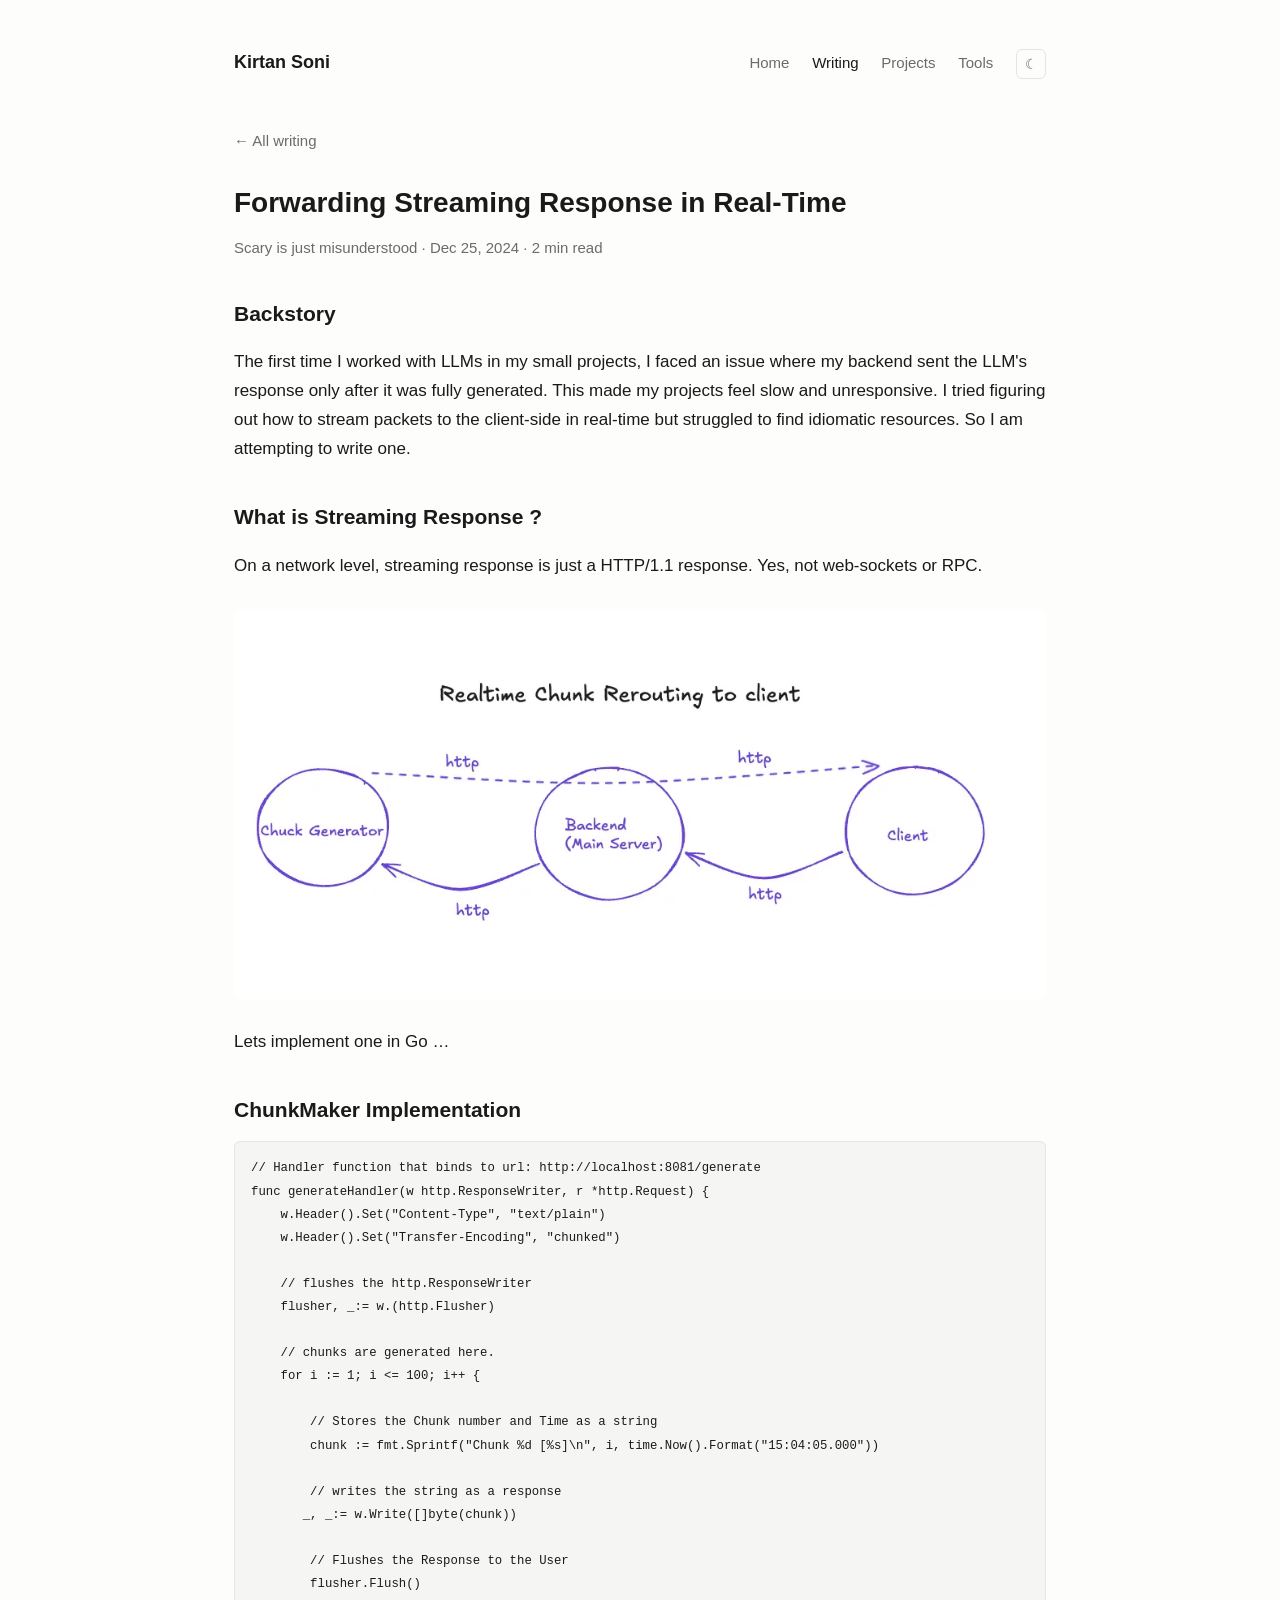
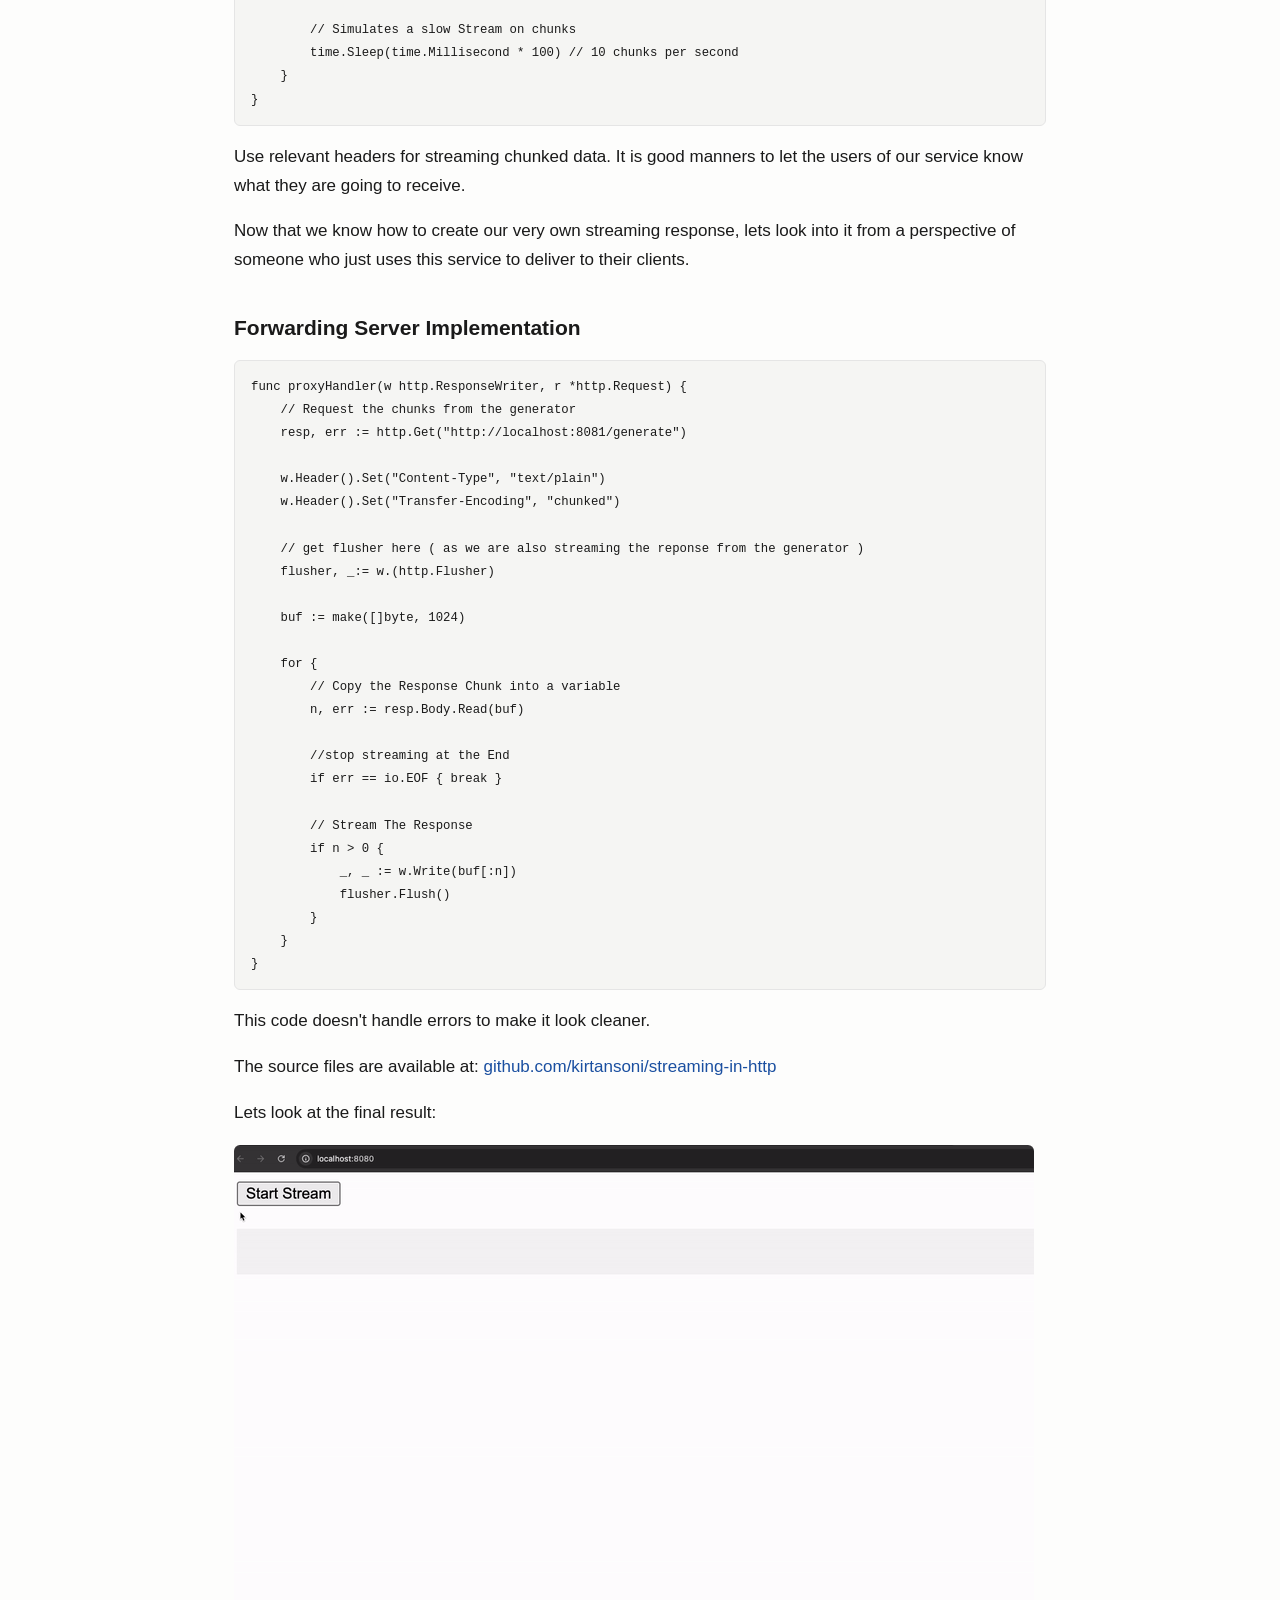
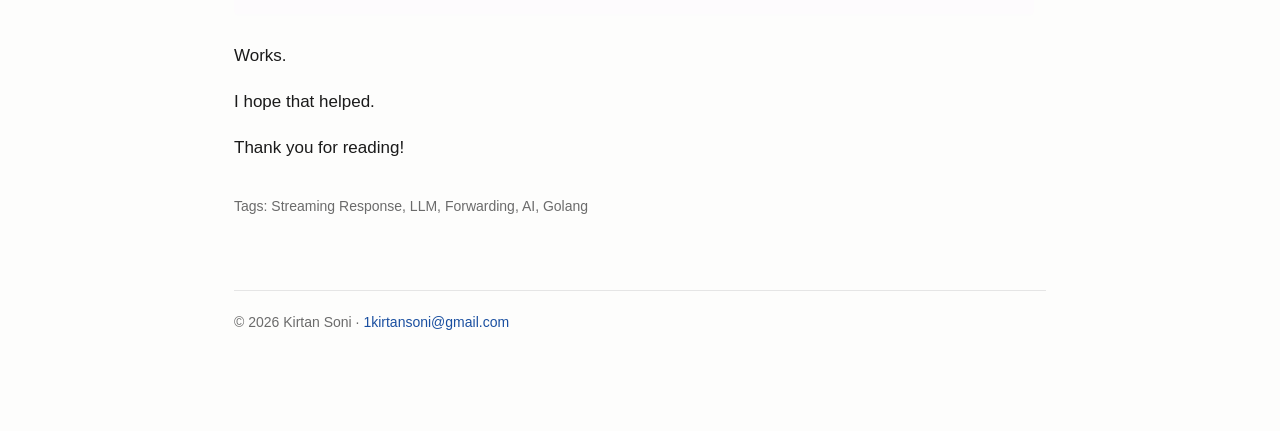
<file: posts/forwarding-streaming-response.html>
<!DOCTYPE html>
<html lang="en">
<head>
  <meta charset="utf-8">
  <meta name="viewport" content="width=device-width, initial-scale=1">
  <title>Forwarding Streaming Response in Real-Time — Kirtan Soni</title>
  <meta name="description" content="How to forward an HTTP/1.1 chunked streaming response through a proxy server in real time, in Go.">
  <link rel="stylesheet" href="../style.css">
  <link rel="alternate" type="application/rss+xml" title="Kirtan Soni — Writing" href="../feed.xml">
  <link rel="canonical" href="https://kirtansoni.com/posts/forwarding-streaming-response.html">
  <meta property="og:site_name" content="Kirtan Soni">
  <meta property="og:title" content="Forwarding Streaming Response in Real-Time">
  <meta property="og:description" content="How to forward an HTTP/1.1 chunked streaming response through a proxy server in real time, in Go.">
  <meta property="og:url" content="https://kirtansoni.com/posts/forwarding-streaming-response.html">
  <meta property="og:type" content="article">
  <meta property="og:image" content="https://kirtansoni.com/assets/me.jpg">
  <meta name="twitter:card" content="summary">
  <meta name="twitter:image" content="https://kirtansoni.com/assets/me.jpg">
  <meta name="author" content="Kirtan Soni">
  <link rel="icon" type="image/svg+xml" href="/assets/favicon.svg">
  <link rel="icon" type="image/png" href="/assets/favicon.png">
  <link rel="apple-touch-icon" href="/assets/apple-touch-icon.png">
  <meta property="article:published_time" content="2024-12-25">
  <script type="application/ld+json">{"@context": "https://schema.org", "@type": "BlogPosting", "headline": "Forwarding Streaming Response in Real-Time", "description": "How to forward an HTTP/1.1 chunked streaming response through a proxy server in real time, in Go.", "datePublished": "2024-12-25", "url": "https://kirtansoni.com/posts/forwarding-streaming-response.html", "author": {"@type": "Person", "name": "Kirtan Soni", "url": "https://kirtansoni.com"}}</script>
  <script data-goatcounter="https://kirtansoni.goatcounter.com/count" async src="//gc.zgo.at/count.js"></script>
  <script>(function(){try{var t=localStorage.getItem('theme');if(t)document.documentElement.setAttribute('data-theme',t);}catch(e){}})();</script>
</head>
<body>
<div class="wrap">

  <header class="site">
    <a class="name" href="../index.html">Kirtan Soni</a>
    <nav>
      <a href="../index.html">Home</a>
      <a href="../writing.html" class="active">Writing</a>
      <a href="../projects.html">Projects</a>
      <a href="../tools.html">Tools</a>
      <button class="theme-toggle" type="button" aria-label="Toggle theme">☾</button>
    </nav>
  </header>

  <a class="back" href="../writing.html">← All writing</a>

  <article>
    <h1>Forwarding Streaming Response in Real-Time</h1>
    <p class="post-meta">Scary is just misunderstood · Dec 25, 2024 · 2 min read</p>

<h2>Backstory</h2>
<p>The first time I worked with LLMs in my small projects, I faced an issue where my backend sent the LLM's response only after it was fully generated. This made my projects feel slow and unresponsive. I tried figuring out how to stream packets to the client-side in real-time but struggled to find idiomatic resources. So I am attempting to write one.</p>
<h2>What is Streaming Response ?</h2>
<p>On a network level, streaming response is just a HTTP/1.1 response. Yes, not web-sockets or RPC.</p>
<img class="banner" src="../assets/streaming-diagram.png" alt="streaming-diagram" onerror="this.style.display='none'">
<p>Lets implement one in Go …</p>
<h2>ChunkMaker Implementation</h2>
<pre><code>// Handler function that binds to url: http://localhost:8081/generate
func generateHandler(w http.ResponseWriter, r *http.Request) {
    w.Header().Set(&quot;Content-Type&quot;, &quot;text/plain&quot;)
    w.Header().Set(&quot;Transfer-Encoding&quot;, &quot;chunked&quot;)

    // flushes the http.ResponseWriter
    flusher, _:= w.(http.Flusher)

    // chunks are generated here.
    for i := 1; i &lt;= 100; i++ {

        // Stores the Chunk number and Time as a string
        chunk := fmt.Sprintf(&quot;Chunk %d [%s]\n&quot;, i, time.Now().Format(&quot;15:04:05.000&quot;))

        // writes the string as a response
       _, _:= w.Write([]byte(chunk))

        // Flushes the Response to the User
        flusher.Flush()

        // Simulates a slow Stream on chunks
        time.Sleep(time.Millisecond * 100) // 10 chunks per second
    }
}</code></pre>
<p>Use relevant headers for streaming chunked data. It is good manners to let the users of our service know what they are going to receive.</p>
<p>Now that we know how to create our very own streaming response, lets look into it from a perspective of someone who just uses this service to deliver to their clients.</p>
<h2>Forwarding Server Implementation</h2>
<pre><code>func proxyHandler(w http.ResponseWriter, r *http.Request) {
    // Request the chunks from the generator
    resp, err := http.Get(&quot;http://localhost:8081/generate&quot;)

    w.Header().Set(&quot;Content-Type&quot;, &quot;text/plain&quot;)
    w.Header().Set(&quot;Transfer-Encoding&quot;, &quot;chunked&quot;)

    // get flusher here ( as we are also streaming the reponse from the generator )
    flusher, _:= w.(http.Flusher)

    buf := make([]byte, 1024)

    for {
        // Copy the Response Chunk into a variable
        n, err := resp.Body.Read(buf)

        //stop streaming at the End
        if err == io.EOF { break }

        // Stream The Response
        if n &gt; 0 {
            _, _ := w.Write(buf[:n])
            flusher.Flush()
        }
    }
}</code></pre>
<p>This code doesn't handle errors to make it look cleaner.</p>
<p>The source files are available at: <a href="https://github.com/kirtansoni/streaming-in-http">github.com/kirtansoni/streaming-in-http</a></p>
<p>Lets look at the final result:</p>
<img src="../assets/streaming-result.gif" alt="streaming-result" onerror="this.style.display='none'">
<p>Works.</p>
<p>I hope that helped.</p>
<p>Thank you for reading!</p>
    <p class="tags">Tags: Streaming Response, LLM, Forwarding, AI, Golang</p>
  </article>

  <footer class="site">
    © 2026 Kirtan Soni · <a href="mailto:1kirtansoni@gmail.com">1kirtansoni@gmail.com</a>
  </footer>

</div>
<script src="../site.js"></script>
</body>
</html>
</file>
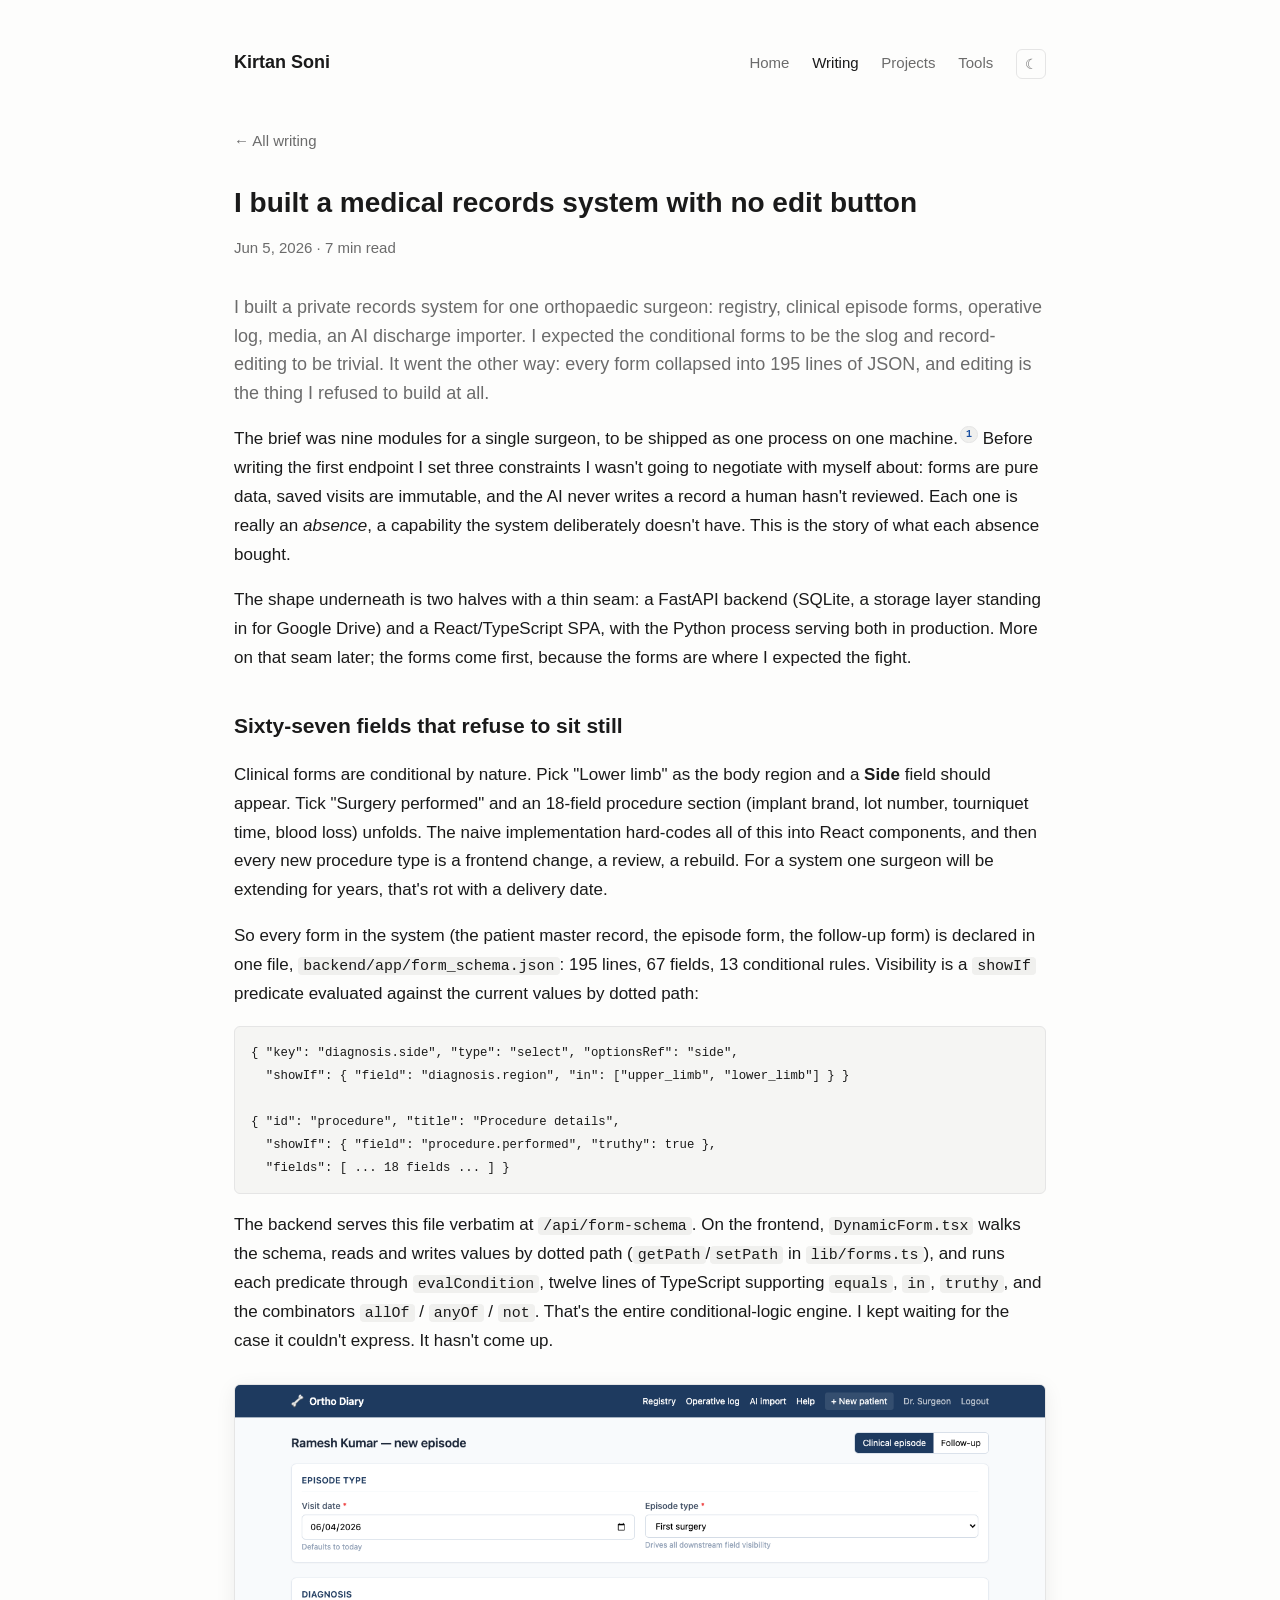
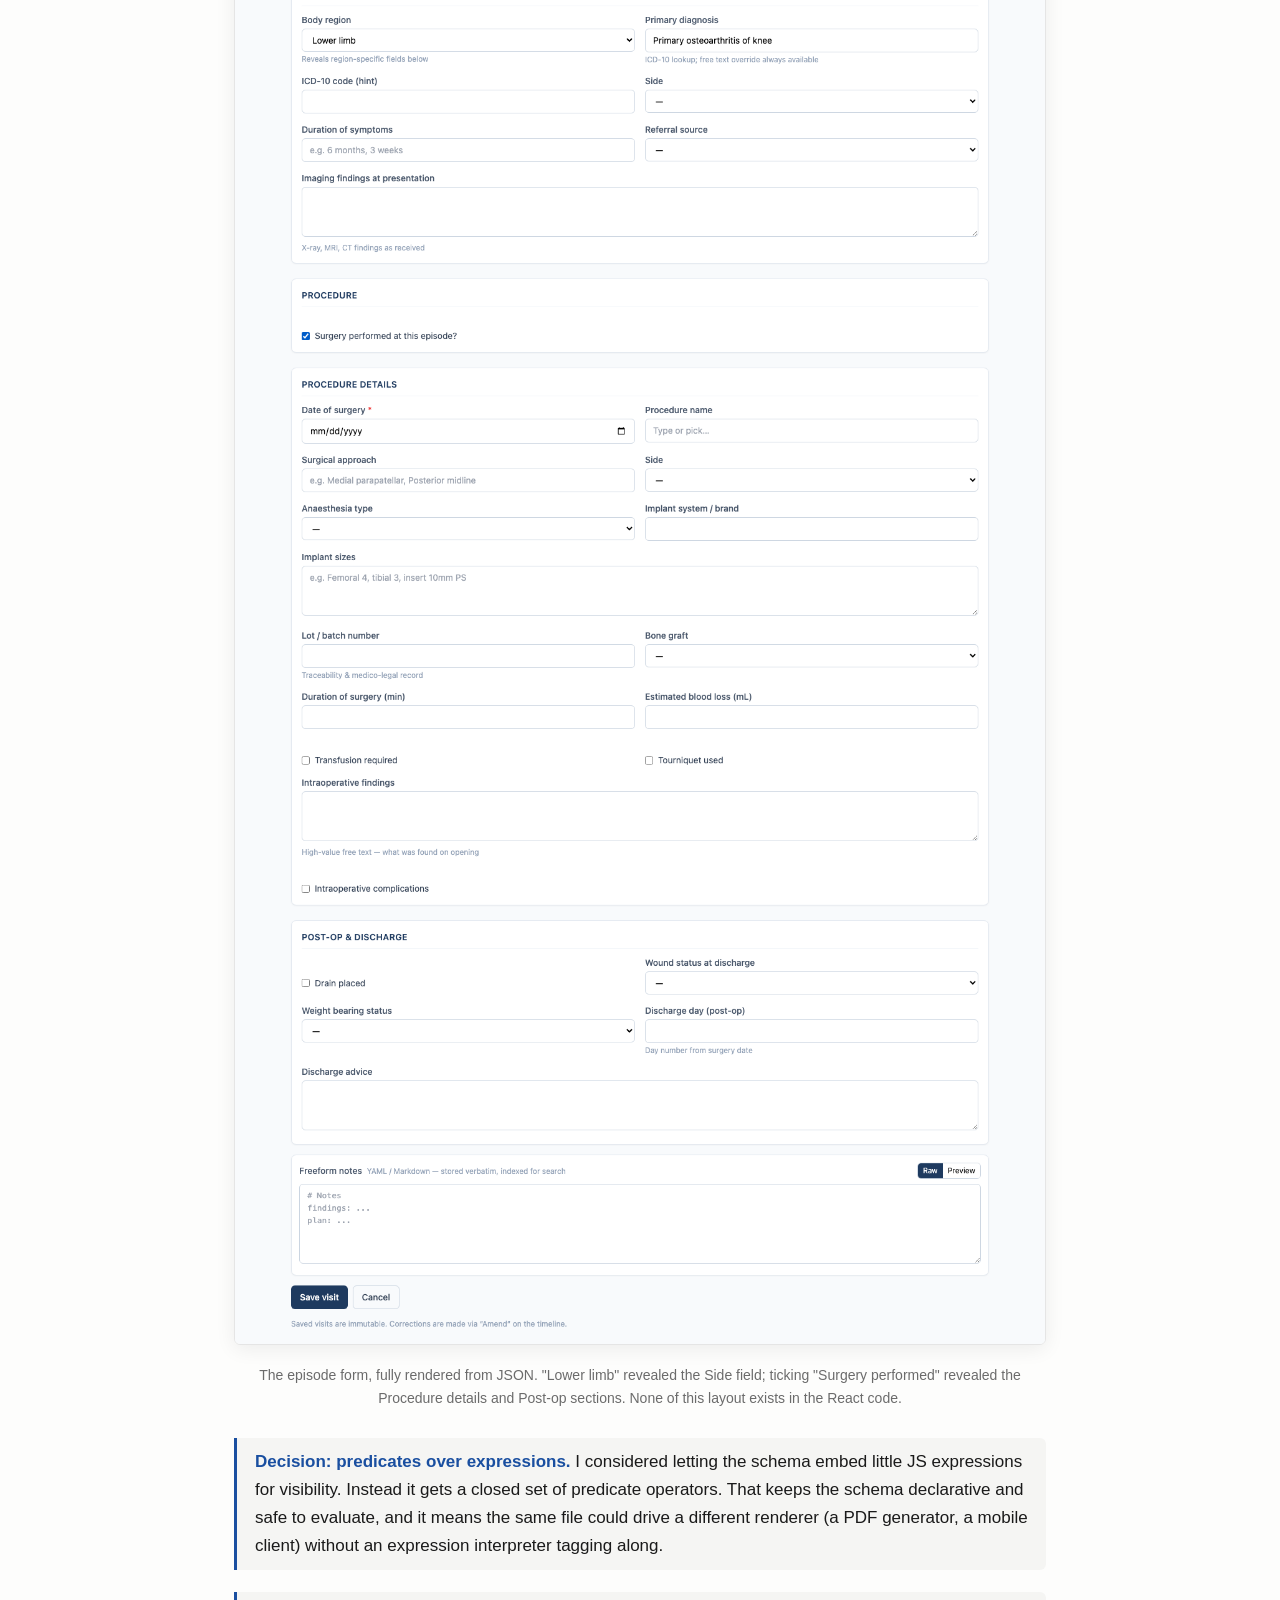
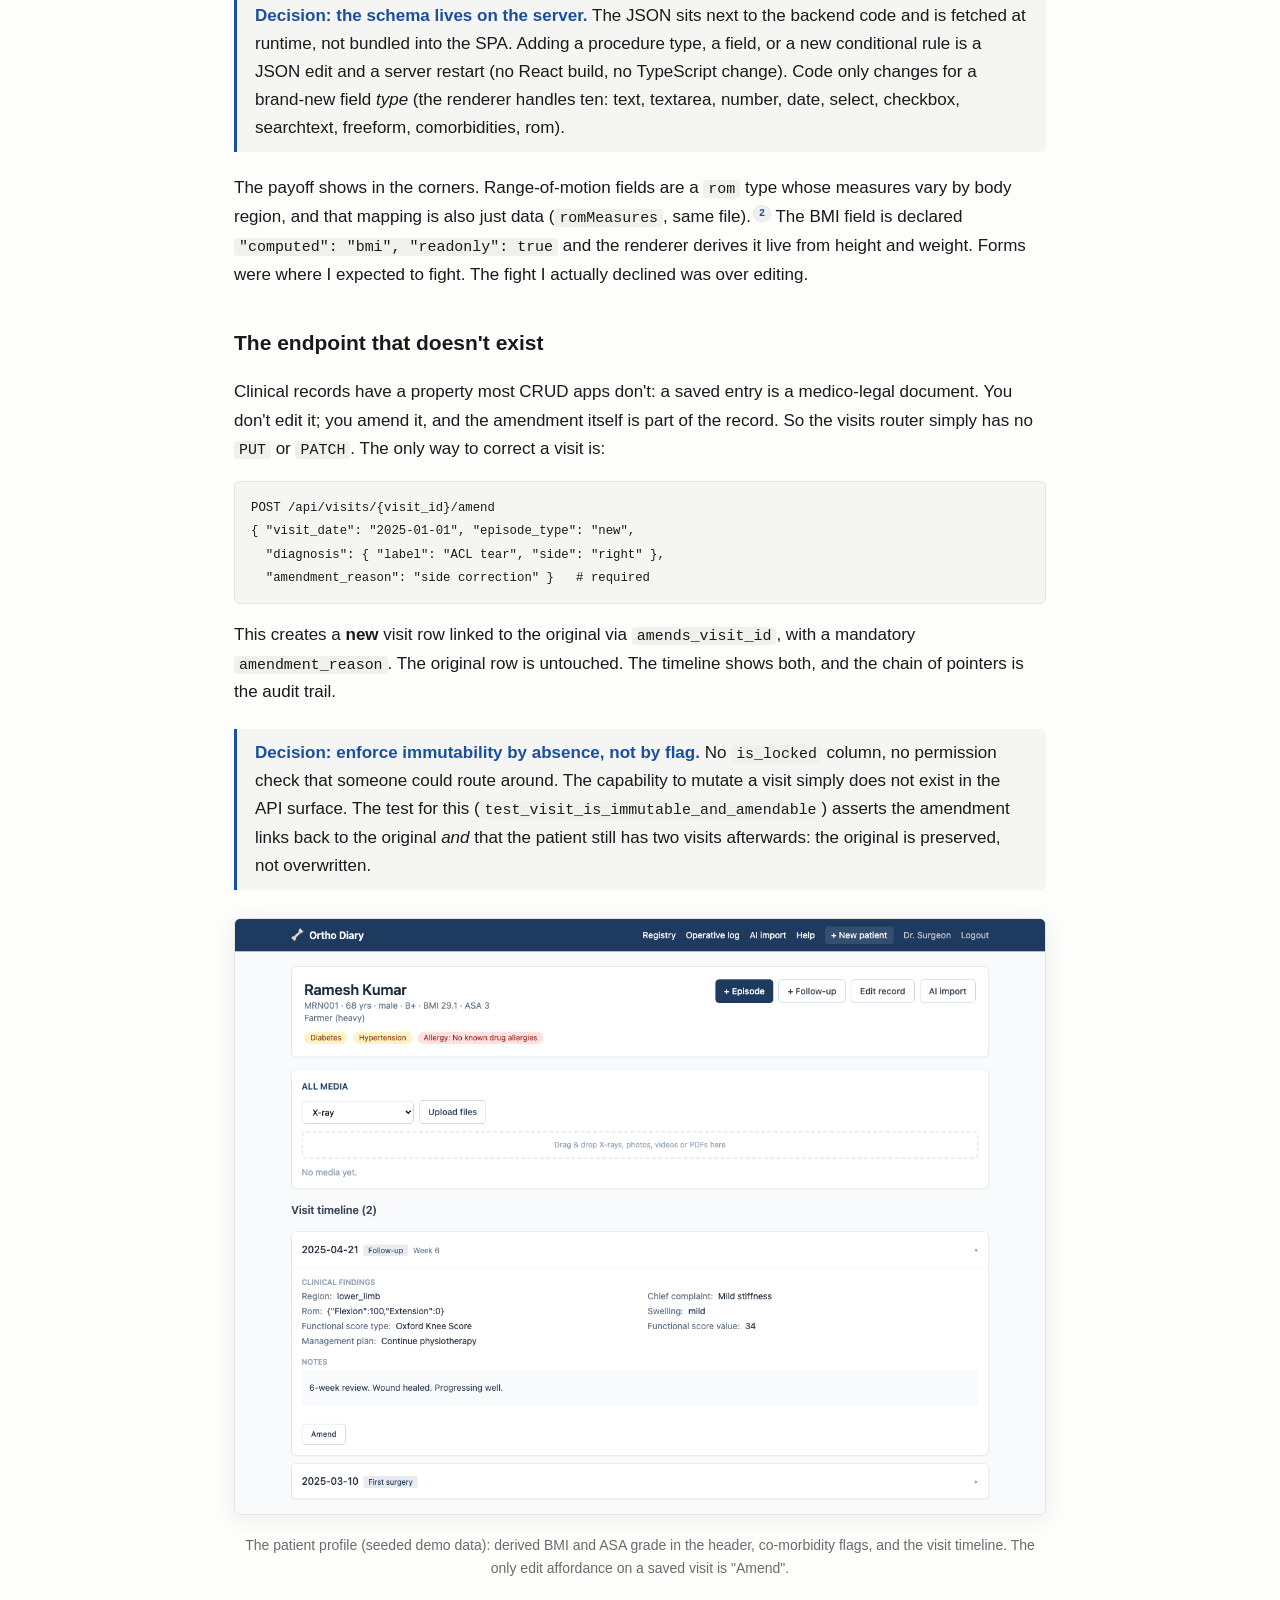
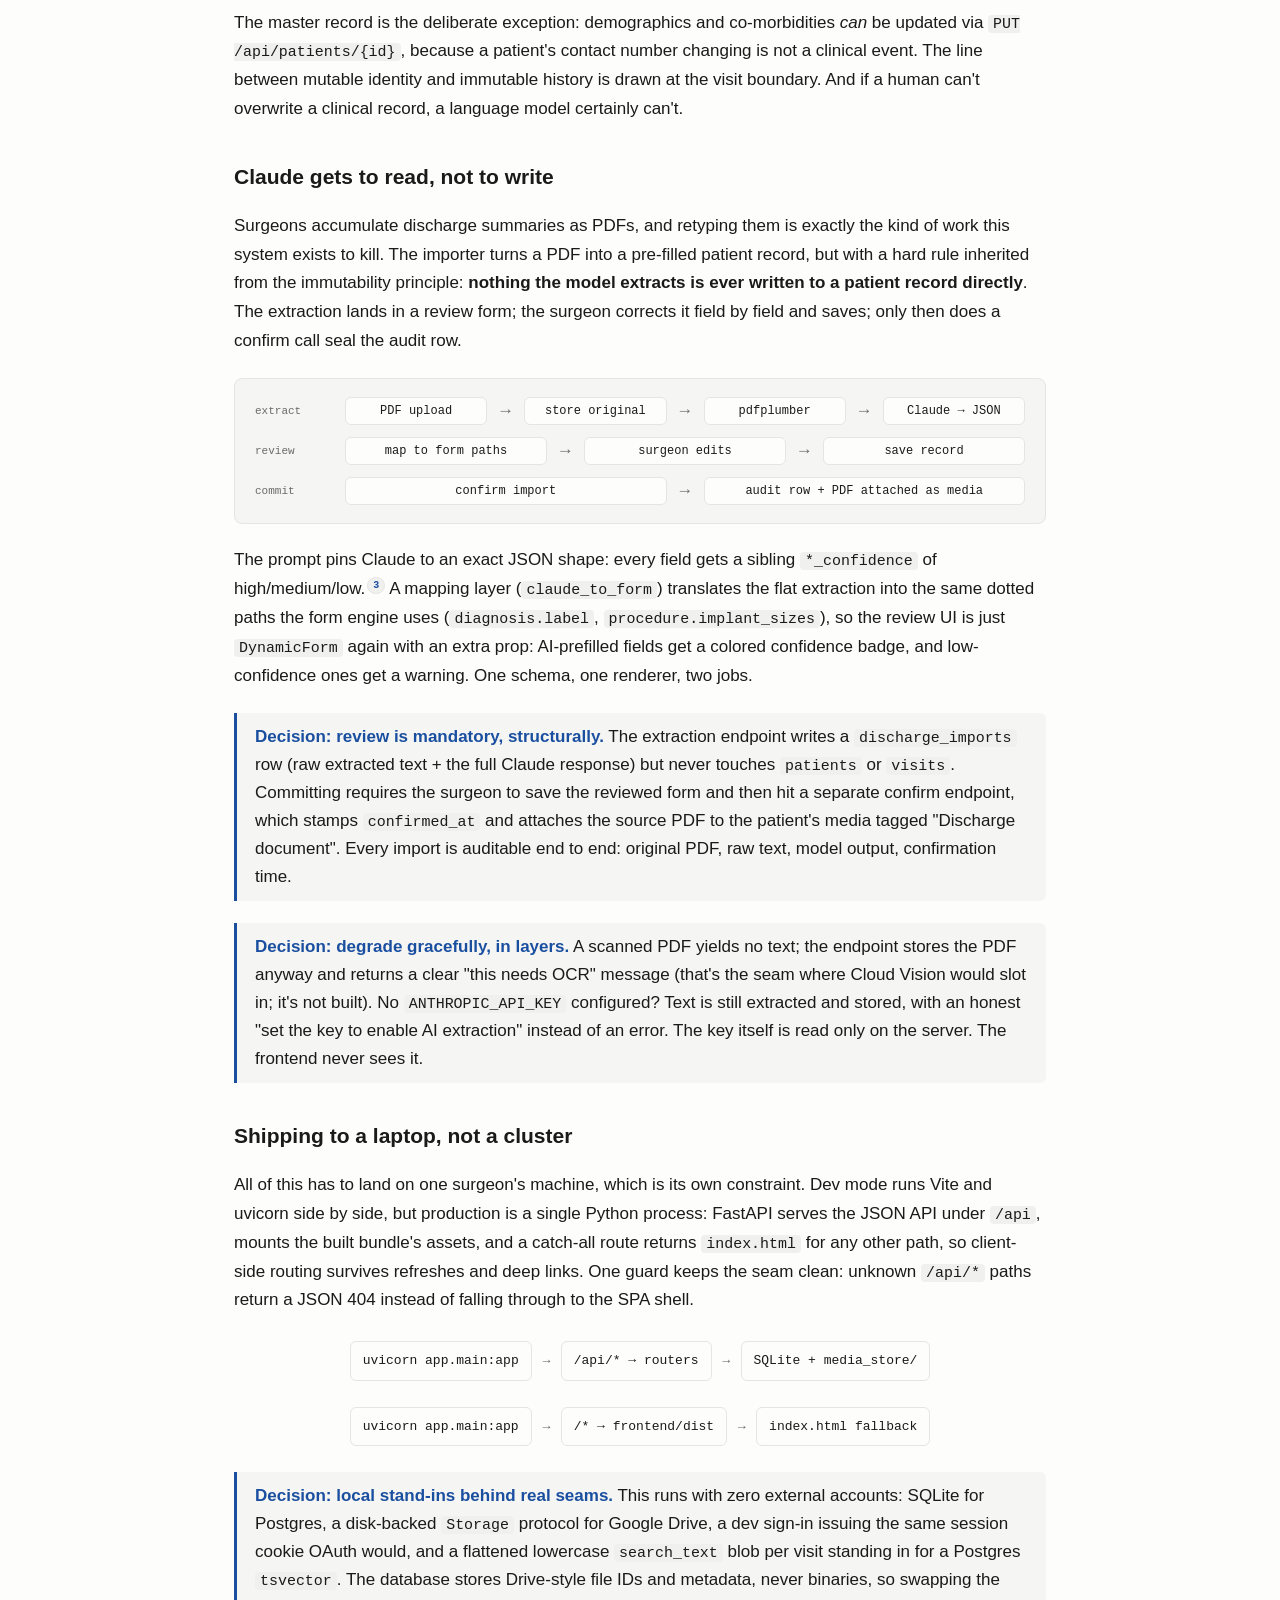
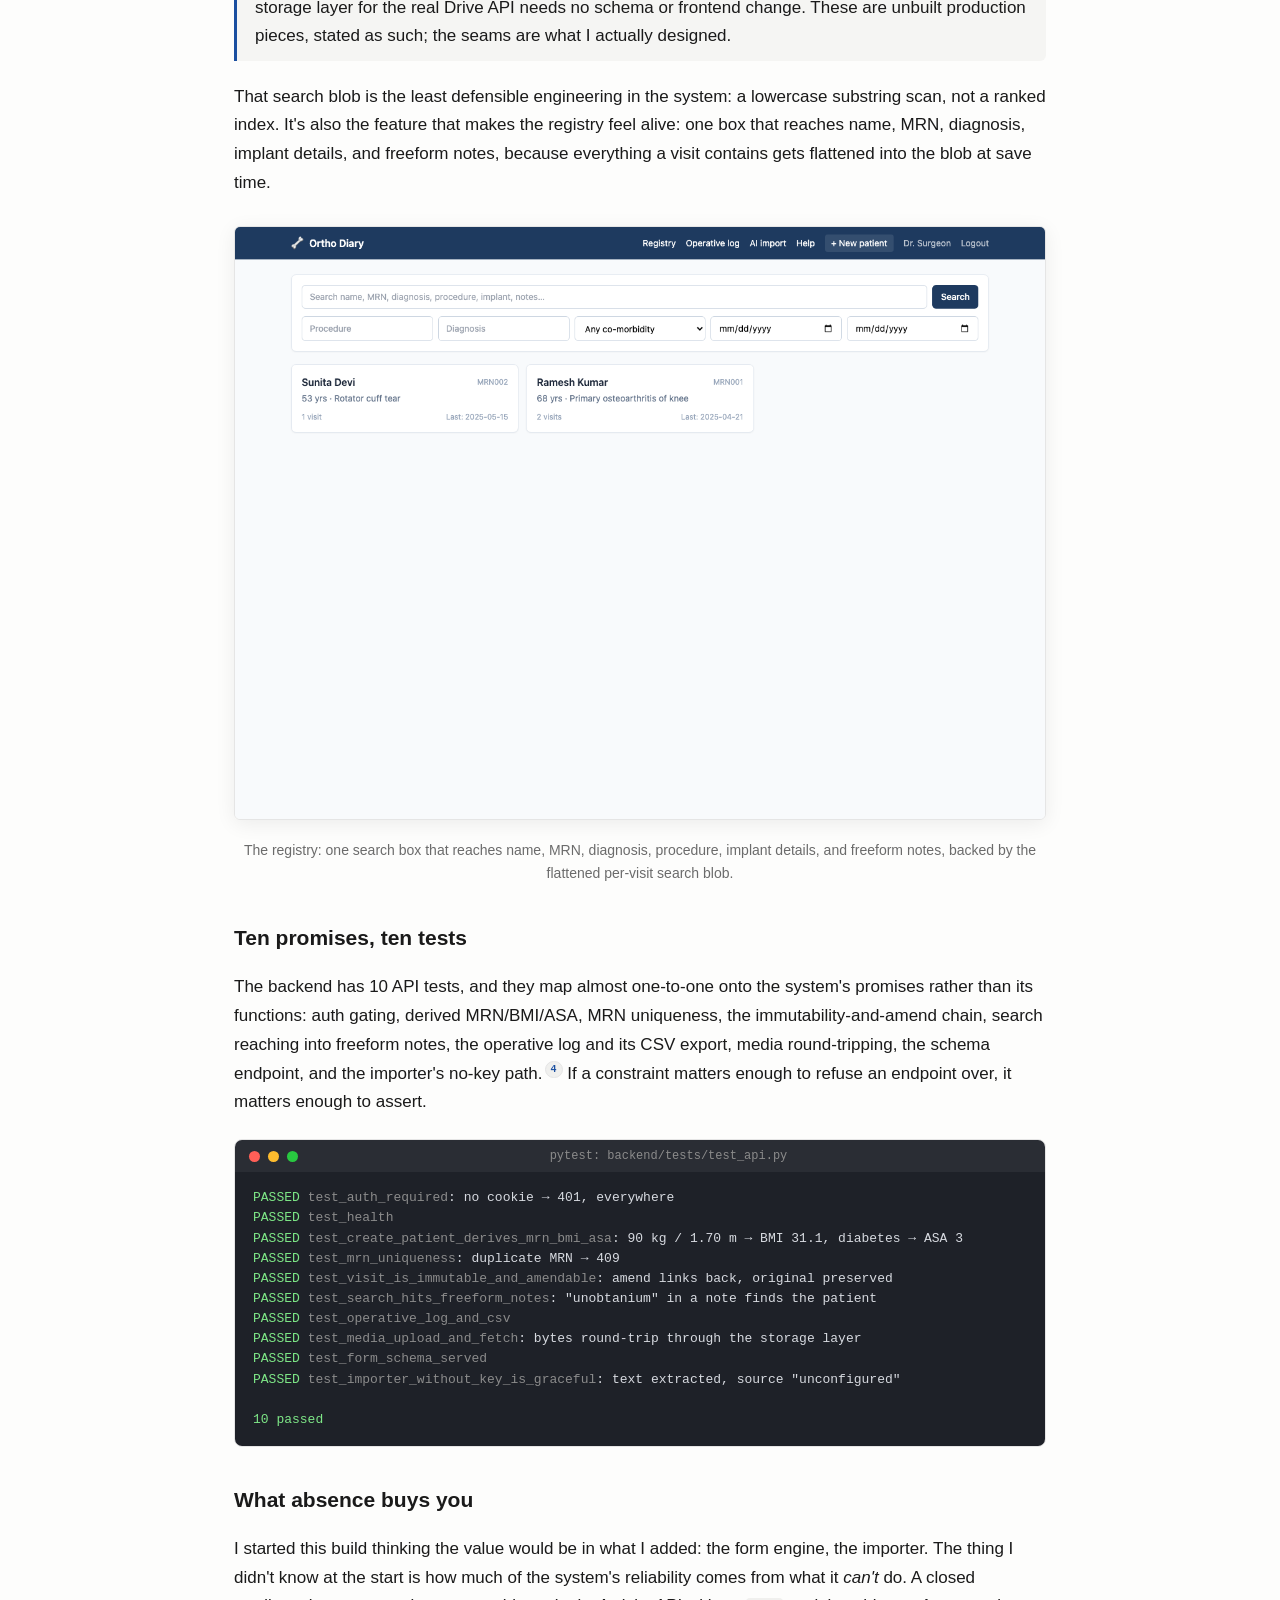
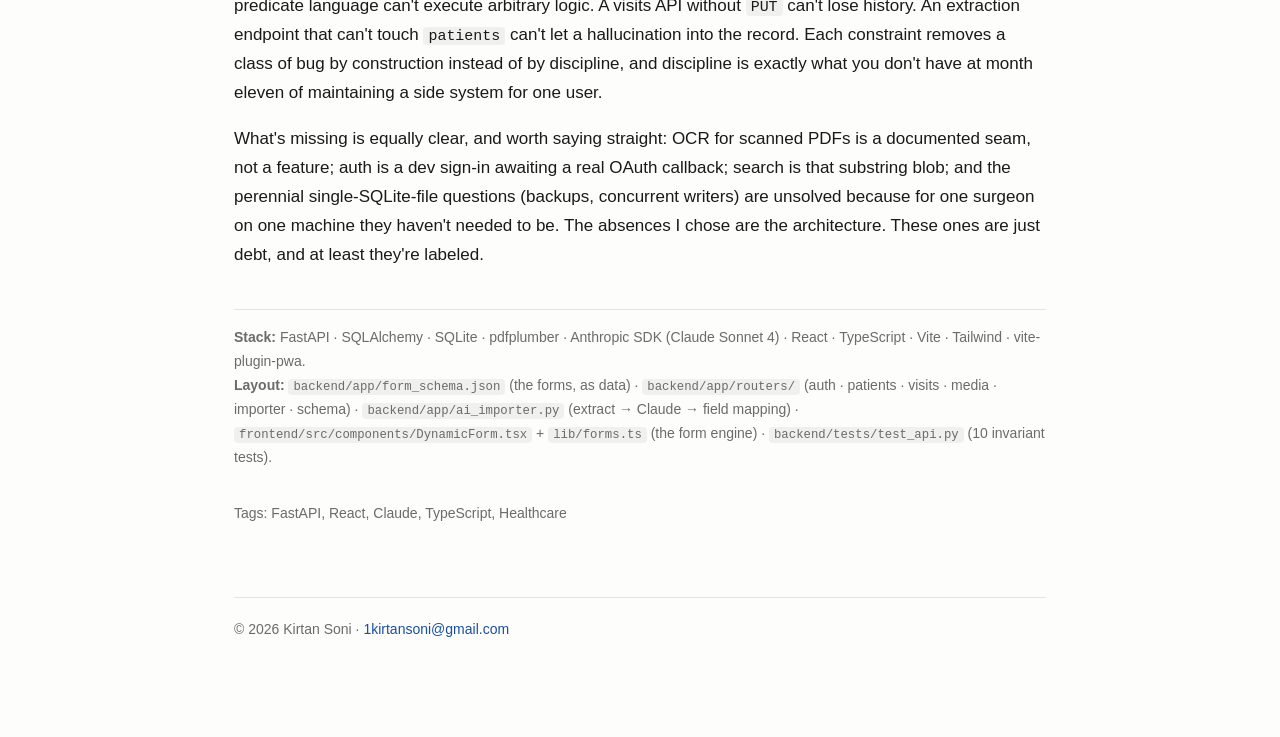
<file: posts/ortho-diary.html>
<!DOCTYPE html>
<html lang="en">
<head>
  <meta charset="utf-8">
  <meta name="viewport" content="width=device-width, initial-scale=1">
  <title>I built a medical records system with no edit button — Kirtan Soni</title>
  <meta name="description" content="Ortho Diary, clinical records for one orthopaedic surgeon, where every form is 195 lines of JSON, a saved visit can only be amended (never edited), and Claude reads discharge PDFs without ever getting write access.">
  <link rel="stylesheet" href="../style.css">
  <link rel="alternate" type="application/rss+xml" title="Kirtan Soni — Writing" href="../feed.xml">
  <link rel="canonical" href="https://kirtansoni.com/posts/ortho-diary.html">
  <meta property="og:site_name" content="Kirtan Soni">
  <meta property="og:title" content="I built a medical records system with no edit button">
  <meta property="og:description" content="Ortho Diary, clinical records for one orthopaedic surgeon, where every form is 195 lines of JSON, a saved visit can only be amended (never edited), and Claude reads discharge PDFs without ever getting write access.">
  <meta property="og:url" content="https://kirtansoni.com/posts/ortho-diary.html">
  <meta property="og:type" content="article">
  <meta property="og:image" content="https://kirtansoni.com/assets/me.jpg">
  <meta name="twitter:card" content="summary">
  <meta name="twitter:image" content="https://kirtansoni.com/assets/me.jpg">
  <meta name="author" content="Kirtan Soni">
  <link rel="icon" type="image/svg+xml" href="/assets/favicon.svg">
  <link rel="icon" type="image/png" href="/assets/favicon.png">
  <link rel="apple-touch-icon" href="/assets/apple-touch-icon.png">
  <meta property="article:published_time" content="2026-06-05">
  <script type="application/ld+json">{"@context": "https://schema.org", "@type": "BlogPosting", "headline": "I built a medical records system with no edit button", "description": "Ortho Diary, clinical records for one orthopaedic surgeon, where every form is 195 lines of JSON, a saved visit can only be amended (never edited), and Claude reads discharge PDFs without ever getting write access.", "datePublished": "2026-06-05", "url": "https://kirtansoni.com/posts/ortho-diary.html", "author": {"@type": "Person", "name": "Kirtan Soni", "url": "https://kirtansoni.com"}}</script>
  <script data-goatcounter="https://kirtansoni.goatcounter.com/count" async src="//gc.zgo.at/count.js"></script>
  <script>(function(){try{var t=localStorage.getItem('theme');if(t)document.documentElement.setAttribute('data-theme',t);}catch(e){}})();</script>
</head>
<body>
<div class="wrap">

  <header class="site">
    <a class="name" href="../index.html">Kirtan Soni</a>
    <nav>
      <a href="../index.html">Home</a>
      <a href="../writing.html" class="active">Writing</a>
      <a href="../projects.html">Projects</a>
      <a href="../tools.html">Tools</a>
      <button class="theme-toggle" type="button" aria-label="Toggle theme">☾</button>
    </nav>
  </header>

  <a class="back" href="../writing.html">← All writing</a>

  <article>
    <h1>I built a medical records system with no edit button</h1>
    <p class="post-meta">Jun 5, 2026 · 7 min read</p>

<p class="lede">I built a private records system for one orthopaedic surgeon: registry, clinical episode forms, operative log, media, an AI discharge importer. I expected the conditional forms to be the slog and record-editing to be trivial. It went the other way: every form collapsed into 195 lines of JSON, and editing is the thing I refused to build at all.</p>
<p>
The brief was nine modules for a single surgeon, to be shipped as one process on one
machine.<span class="sn"><label class="sn-pill" for="orth-commit"></label><input class="sn-toggle" type="checkbox" id="orth-commit"><span class="sn-note">The git history of this project is exactly one commit. There was no night the routes vanished; whatever drama this post has was premeditated.</span></span>
Before writing the first endpoint I set three constraints I wasn't going to negotiate with
myself about: forms are pure data, saved visits are immutable, and the AI never writes a
record a human hasn't reviewed. Each one is really an <i>absence</i>, a capability the
system deliberately doesn't have. This is the story of what each absence bought.
</p>
<p>
The shape underneath is two halves with a thin seam: a FastAPI backend (SQLite, a storage
layer standing in for Google Drive) and a React/TypeScript SPA, with the Python process
serving both in production. More on that seam later; the forms come first, because the
forms are where I expected the fight.
</p>
<h2>Sixty-seven fields that refuse to sit still</h2>
<p>
Clinical forms are conditional by nature. Pick "Lower limb" as the body region and a
<b>Side</b> field should appear. Tick "Surgery performed" and an 18-field procedure
section (implant brand, lot number, tourniquet time, blood loss) unfolds. The naive
implementation hard-codes all of this into React components, and then every new procedure
type is a frontend change, a review, a rebuild. For a system one surgeon will be extending
for years, that's rot with a delivery date.
</p>
<p>
So every form in the system (the patient master record, the episode form, the follow-up
form) is declared in one file, <code>backend/app/form_schema.json</code>: 195 lines,
67 fields, 13 conditional rules. Visibility is a <code>showIf</code> predicate evaluated
against the current values by dotted path:
</p>
<pre><code>{ &quot;key&quot;: &quot;diagnosis.side&quot;, &quot;type&quot;: &quot;select&quot;, &quot;optionsRef&quot;: &quot;side&quot;,
  &quot;showIf&quot;: { &quot;field&quot;: &quot;diagnosis.region&quot;, &quot;in&quot;: [&quot;upper_limb&quot;, &quot;lower_limb&quot;] } }

{ &quot;id&quot;: &quot;procedure&quot;, &quot;title&quot;: &quot;Procedure details&quot;,
  &quot;showIf&quot;: { &quot;field&quot;: &quot;procedure.performed&quot;, &quot;truthy&quot;: true },
  &quot;fields&quot;: [ ... 18 fields ... ] }</code></pre>
<p>
The backend serves this file verbatim at <code>/api/form-schema</code>. On the frontend,
<code>DynamicForm.tsx</code> walks the schema, reads and writes values by dotted path
(<code>getPath</code>/<code>setPath</code> in <code>lib/forms.ts</code>), and runs each
predicate through <code>evalCondition</code>, twelve lines of TypeScript supporting
<code>equals</code>, <code>in</code>, <code>truthy</code>, and the combinators
<code>allOf</code> / <code>anyOf</code> / <code>not</code>. That's the entire
conditional-logic engine. I kept waiting for the case it couldn't express. It hasn't
come up.
</p>
<figure>
  <img src="../assets/ortho-episode-form.png" alt="The dynamic clinical episode form with conditional sections revealed">
  <figcaption>The episode form, fully rendered from JSON. "Lower limb" revealed the Side field; ticking "Surgery performed" revealed the Procedure details and Post-op sections. None of this layout exists in the React code.</figcaption>
</figure>
<div class="decision">
  <b>Decision: predicates over expressions.</b> I considered letting the schema embed
  little JS expressions for visibility. Instead it gets a closed set of predicate
  operators. That keeps the schema declarative and safe to evaluate, and it means
  the same file could drive a different renderer (a PDF generator, a mobile client)
  without an expression interpreter tagging along.
</div>
<div class="decision">
  <b>Decision: the schema lives on the server.</b> The JSON sits next to the backend
  code and is fetched at runtime, not bundled into the SPA. Adding a procedure type,
  a field, or a new conditional rule is a JSON edit and a server restart (no React
  build, no TypeScript change). Code only changes for a brand-new field <i>type</i>
  (the renderer handles ten: text, textarea, number, date, select, checkbox,
  searchtext, freeform, comorbidities, rom).
</div>
<p>
The payoff shows in the corners. Range-of-motion fields are a <code>rom</code> type
whose measures vary by body region, and that mapping is also just data
(<code>romMeasures</code>, same file).<span class="sn"><label class="sn-pill" for="orth-rom"></label><input class="sn-toggle" type="checkbox" id="orth-rom"><span class="sn-note">Upper limb gets internal/external rotation, lower limb gets adduction, everything else falls back to flexion/extension. The interpreter has never heard of a shoulder.</span></span>
The BMI field is declared <code>"computed": "bmi", "readonly": true</code> and the
renderer derives it live from height and weight. Forms were where I expected to fight.
The fight I actually declined was over editing.
</p>
<h2>The endpoint that doesn't exist</h2>
<p>
Clinical records have a property most CRUD apps don't: a saved entry is a medico-legal
document. You don't edit it; you amend it, and the amendment itself is part of the
record. So the visits router simply has no <code>PUT</code> or <code>PATCH</code>.
The only way to correct a visit is:
</p>
<pre><code>POST /api/visits/{visit_id}/amend
{ &quot;visit_date&quot;: &quot;2025-01-01&quot;, &quot;episode_type&quot;: &quot;new&quot;,
  &quot;diagnosis&quot;: { &quot;label&quot;: &quot;ACL tear&quot;, &quot;side&quot;: &quot;right&quot; },
  &quot;amendment_reason&quot;: &quot;side correction&quot; }   # required</code></pre>
<p>
This creates a <b>new</b> visit row linked to the original via
<code>amends_visit_id</code>, with a mandatory <code>amendment_reason</code>. The
original row is untouched. The timeline shows both, and the chain of pointers is the
audit trail.
</p>
<div class="decision">
  <b>Decision: enforce immutability by absence, not by flag.</b> No
  <code>is_locked</code> column, no permission check that someone could route around.
  The capability to mutate a visit simply does not exist in the API surface. The test
  for this (<code>test_visit_is_immutable_and_amendable</code>) asserts the amendment
  links back to the original <i>and</i> that the patient still has two visits afterwards:
  the original is preserved, not overwritten.
</div>
<figure>
  <img src="../assets/ortho-patient-profile.png" alt="Patient profile with visit timeline, comorbidity flags and media upload">
  <figcaption>The patient profile (seeded demo data): derived BMI and ASA grade in the header, co-morbidity flags, and the visit timeline. The only edit affordance on a saved visit is "Amend".</figcaption>
</figure>
<p>
The master record is the deliberate exception: demographics and co-morbidities
<i>can</i> be updated via <code>PUT /api/patients/{id}</code>, because a patient's
contact number changing is not a clinical event. The line between mutable identity and
immutable history is drawn at the visit boundary. And if a human can't overwrite a
clinical record, a language model certainly can't.
</p>
<h2>Claude gets to read, not to write</h2>
<p>
Surgeons accumulate discharge summaries as PDFs, and retyping them is exactly the kind
of work this system exists to kill. The importer turns a PDF into a pre-filled patient
record, but with a hard rule inherited from the immutability principle: <b>nothing the
model extracts is ever written to a patient record directly</b>. The extraction lands in
a review form; the surgeon corrects it field by field and saves; only then does a
confirm call seal the audit row.
</p>
<div class="flow">
  <div class="flow-row">
    <span class="flow-label">extract</span>
    <span class="box">PDF upload</span><span class="arr">→</span>
    <span class="box">store original</span><span class="arr">→</span>
    <span class="box">pdfplumber</span><span class="arr">→</span>
    <span class="box">Claude → JSON</span>
  </div>
  <div class="flow-row">
    <span class="flow-label">review</span>
    <span class="box">map to form paths</span><span class="arr">→</span>
    <span class="box">surgeon edits</span><span class="arr">→</span>
    <span class="box">save record</span>
  </div>
  <div class="flow-row">
    <span class="flow-label">commit</span>
    <span class="box">confirm import</span><span class="arr">→</span>
    <span class="box">audit row + PDF attached as media</span>
  </div>
</div>
<p>
The prompt pins Claude to an exact JSON shape: every field gets a sibling
<code>*_confidence</code> of high/medium/low.<span class="sn"><label class="sn-pill" for="orth-conf"></label><input class="sn-toggle" type="checkbox" id="orth-conf"><span class="sn-note">Yes, this is the model grading its own homework. The badges aren't a guarantee; they're a "look here first" for the surgeon's eye, which is all a review queue needs.</span></span>
A mapping layer (<code>claude_to_form</code>) translates the flat extraction into the
same dotted paths the form engine uses (<code>diagnosis.label</code>,
<code>procedure.implant_sizes</code>), so the review UI is just <code>DynamicForm</code>
again with an extra prop: AI-prefilled fields get a colored confidence badge, and
low-confidence ones get a warning. One schema, one renderer, two jobs.
</p>
<div class="decision">
  <b>Decision: review is mandatory, structurally.</b> The extraction endpoint writes a
  <code>discharge_imports</code> row (raw extracted text + the full Claude response) but
  never touches <code>patients</code> or <code>visits</code>. Committing requires the
  surgeon to save the reviewed form and then hit a separate confirm endpoint, which
  stamps <code>confirmed_at</code> and attaches the source PDF to the patient's media
  tagged "Discharge document". Every import is auditable end to end: original PDF,
  raw text, model output, confirmation time.
</div>
<div class="decision">
  <b>Decision: degrade gracefully, in layers.</b> A scanned PDF yields no text; the
  endpoint stores the PDF anyway and returns a clear "this needs OCR" message
  (that's the seam where Cloud Vision would slot in; it's not built). No
  <code>ANTHROPIC_API_KEY</code> configured? Text is still extracted and stored, with an
  honest "set the key to enable AI extraction" instead of an error. The key itself is
  read only on the server. The frontend never sees it.
</div>
<h2>Shipping to a laptop, not a cluster</h2>
<p>
All of this has to land on one surgeon's machine, which is its own constraint. Dev mode
runs Vite and uvicorn side by side, but production is a single Python process: FastAPI
serves the JSON API under <code>/api</code>, mounts the built bundle's assets, and a
catch-all route returns <code>index.html</code> for any other path, so client-side
routing survives refreshes and deep links. One guard keeps the seam clean: unknown
<code>/api/*</code> paths return a JSON 404 instead of falling through to the SPA shell.
</p>
<div class="pipe">
  <span class="box">uvicorn app.main:app</span><span class="arr">→</span>
  <span class="box">/api/* → routers</span><span class="arr">→</span>
  <span class="box">SQLite + media_store/</span>
</div>
<div class="pipe">
  <span class="box">uvicorn app.main:app</span><span class="arr">→</span>
  <span class="box">/* → frontend/dist</span><span class="arr">→</span>
  <span class="box">index.html fallback</span>
</div>
<div class="decision">
  <b>Decision: local stand-ins behind real seams.</b> This runs with zero external
  accounts: SQLite for Postgres, a disk-backed <code>Storage</code> protocol for Google
  Drive, a dev sign-in issuing the same session cookie OAuth would, and a flattened
  lowercase <code>search_text</code> blob per visit standing in for a Postgres
  <code>tsvector</code>. The database stores Drive-style file IDs and metadata, never
  binaries, so swapping the storage layer for the real Drive API needs no schema or
  frontend change. These are unbuilt production pieces, stated as such; the seams are
  what I actually designed.
</div>
<p>
That search blob is the least defensible engineering in the system: a lowercase
substring scan, not a ranked index. It's also the feature that makes the registry feel
alive: one box that reaches name, MRN, diagnosis, implant details, and freeform notes,
because everything a visit contains gets flattened into the blob at save time.
</p>
<figure>
  <img src="../assets/ortho-registry.png" alt="Patient registry with full-text search and filter bar">
  <figcaption>The registry: one search box that reaches name, MRN, diagnosis, procedure, implant details, and freeform notes, backed by the flattened per-visit search blob.</figcaption>
</figure>
<h2>Ten promises, ten tests</h2>
<p>
The backend has 10 API tests, and they map almost one-to-one onto the system's promises
rather than its functions: auth gating, derived MRN/BMI/ASA, MRN uniqueness, the
immutability-and-amend chain, search reaching into freeform notes, the operative log and
its CSV export, media round-tripping, the schema endpoint, and the importer's no-key
path.<span class="sn"><label class="sn-pill" for="orth-pdf"></label><input class="sn-toggle" type="checkbox" id="orth-pdf"><span class="sn-note">The importer test feeds a hand-rolled minimal PDF (raw bytes assembled in the test file) so the suite needs no real documents and no API key.</span></span>
If a constraint matters enough to refuse an endpoint over, it matters enough to assert.
</p>
<div class="term-window">
  <div class="term-bar"><span class="dot dot-r"></span><span class="dot dot-y"></span><span class="dot dot-g"></span><span class="term-title">pytest: backend/tests/test_api.py</span></div>
  <div class="term">
<span class="g">PASSED</span> <span class="m">test_auth_required</span>: no cookie → 401, everywhere<br>
<span class="g">PASSED</span> <span class="m">test_health</span><br>
<span class="g">PASSED</span> <span class="m">test_create_patient_derives_mrn_bmi_asa</span>: 90&nbsp;kg / 1.70&nbsp;m → BMI 31.1, diabetes → ASA 3<br>
<span class="g">PASSED</span> <span class="m">test_mrn_uniqueness</span>: duplicate MRN → 409<br>
<span class="g">PASSED</span> <span class="m">test_visit_is_immutable_and_amendable</span>: amend links back, original preserved<br>
<span class="g">PASSED</span> <span class="m">test_search_hits_freeform_notes</span>: "unobtanium" in a note finds the patient<br>
<span class="g">PASSED</span> <span class="m">test_operative_log_and_csv</span><br>
<span class="g">PASSED</span> <span class="m">test_media_upload_and_fetch</span>: bytes round-trip through the storage layer<br>
<span class="g">PASSED</span> <span class="m">test_form_schema_served</span><br>
<span class="g">PASSED</span> <span class="m">test_importer_without_key_is_graceful</span>: text extracted, source "unconfigured"<br>
&nbsp;<br>
<span class="g">10 passed</span>
  </div>
</div>
<h2>What absence buys you</h2>
<p>
I started this build thinking the value would be in what I added: the form engine, the
importer. The thing I didn't know at the start is how much of the system's reliability
comes from what it <i>can't</i> do. A closed predicate language can't execute arbitrary
logic. A visits API without <code>PUT</code> can't lose history. An extraction endpoint
that can't touch <code>patients</code> can't let a hallucination into the record. Each
constraint removes a class of bug by construction instead of by discipline, and
discipline is exactly what you don't have at month eleven of maintaining a side system
for one user.
</p>
<p>
What's missing is equally clear, and worth saying straight: OCR for scanned PDFs is a
documented seam, not a feature; auth is a dev sign-in awaiting a real OAuth callback;
search is that substring blob; and the perennial single-SQLite-file questions (backups,
concurrent writers) are unsolved because for one surgeon on one machine they haven't
needed to be. The absences I chose are the architecture. These ones are just debt, and
at least they're labeled.
</p>
<div class="colophon">
  <b>Stack:</b> FastAPI · SQLAlchemy · SQLite · pdfplumber · Anthropic SDK (Claude Sonnet 4) ·
  React · TypeScript · Vite · Tailwind · vite-plugin-pwa.<br>
  <b>Layout:</b>
  <code>backend/app/form_schema.json</code> (the forms, as data) ·
  <code>backend/app/routers/</code> (auth · patients · visits · media · importer · schema) ·
  <code>backend/app/ai_importer.py</code> (extract → Claude → field mapping) ·
  <code>frontend/src/components/DynamicForm.tsx</code> + <code>lib/forms.ts</code> (the form engine) ·
  <code>backend/tests/test_api.py</code> (10 invariant tests).
</div>
    <p class="tags">Tags: FastAPI, React, Claude, TypeScript, Healthcare</p>
  </article>

  <footer class="site">
    © 2026 Kirtan Soni · <a href="mailto:1kirtansoni@gmail.com">1kirtansoni@gmail.com</a>
  </footer>

</div>
<script src="../site.js"></script>
</body>
</html>
</file>
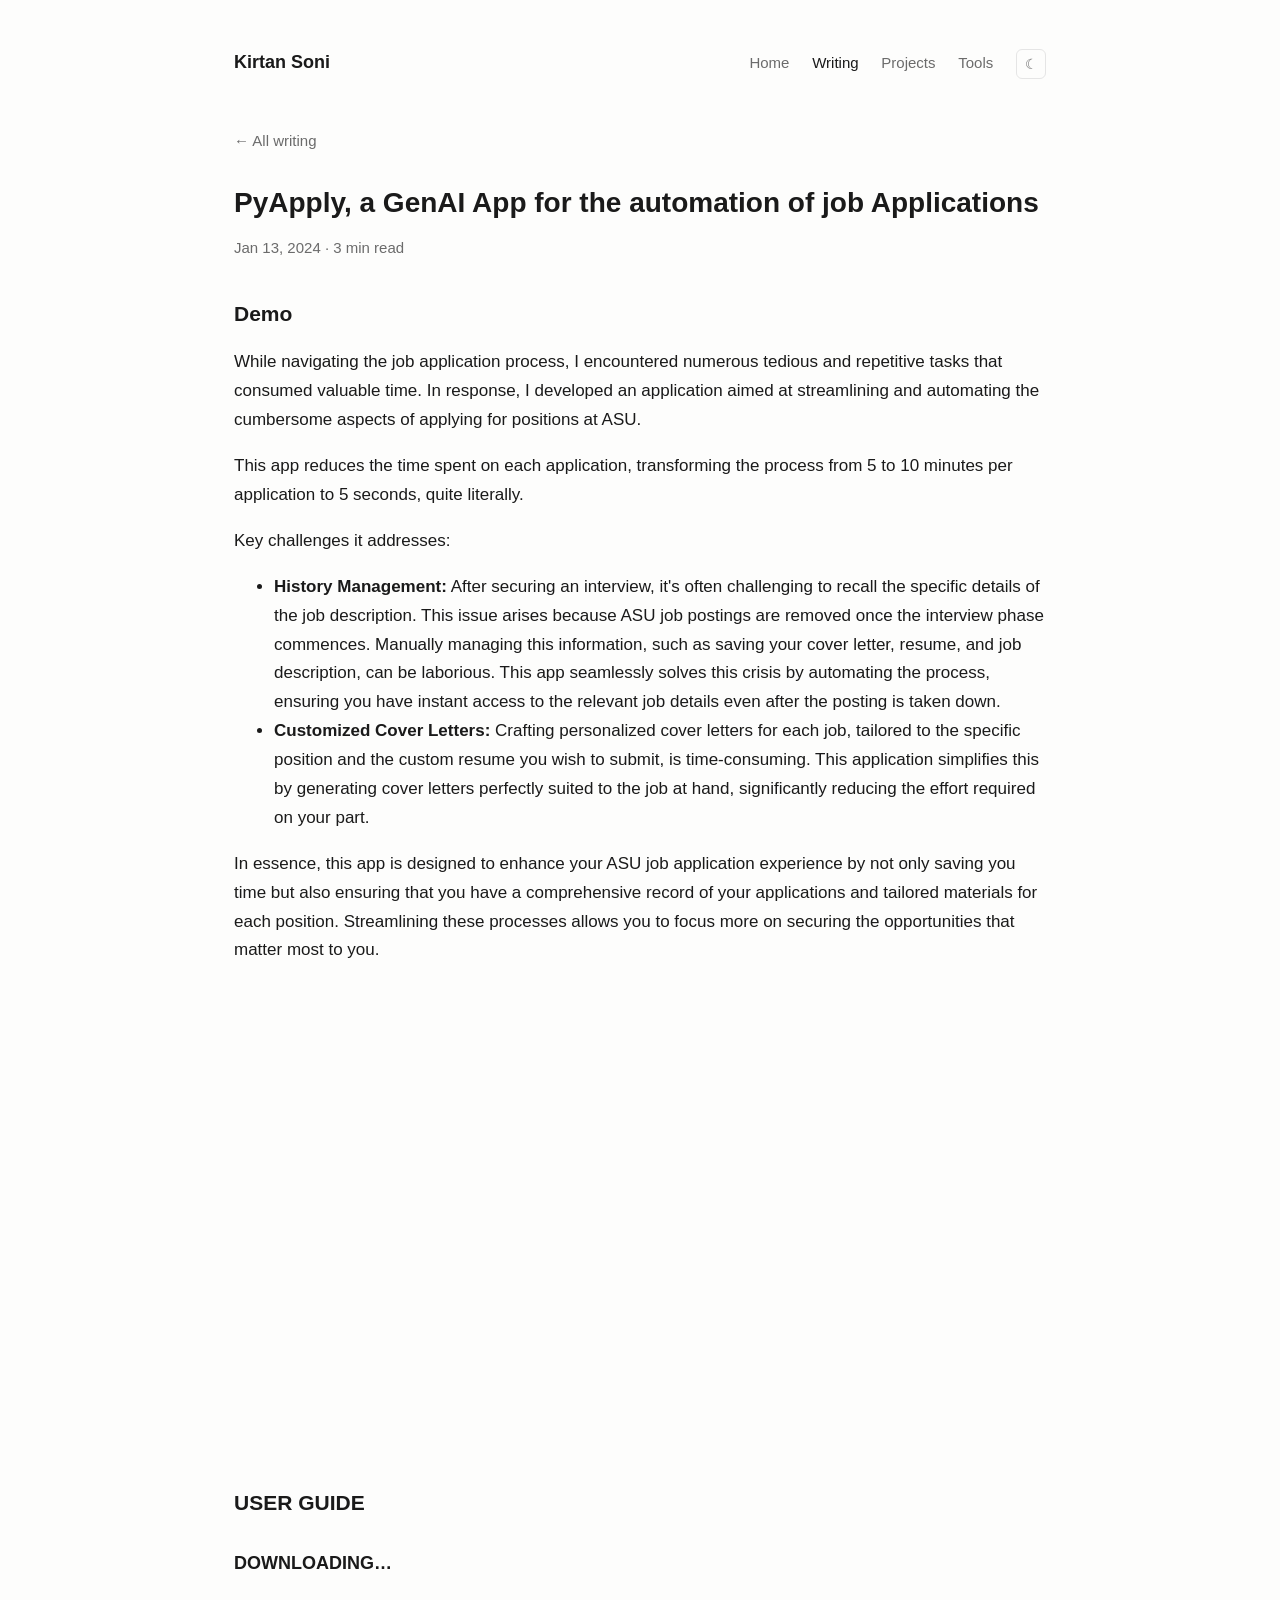
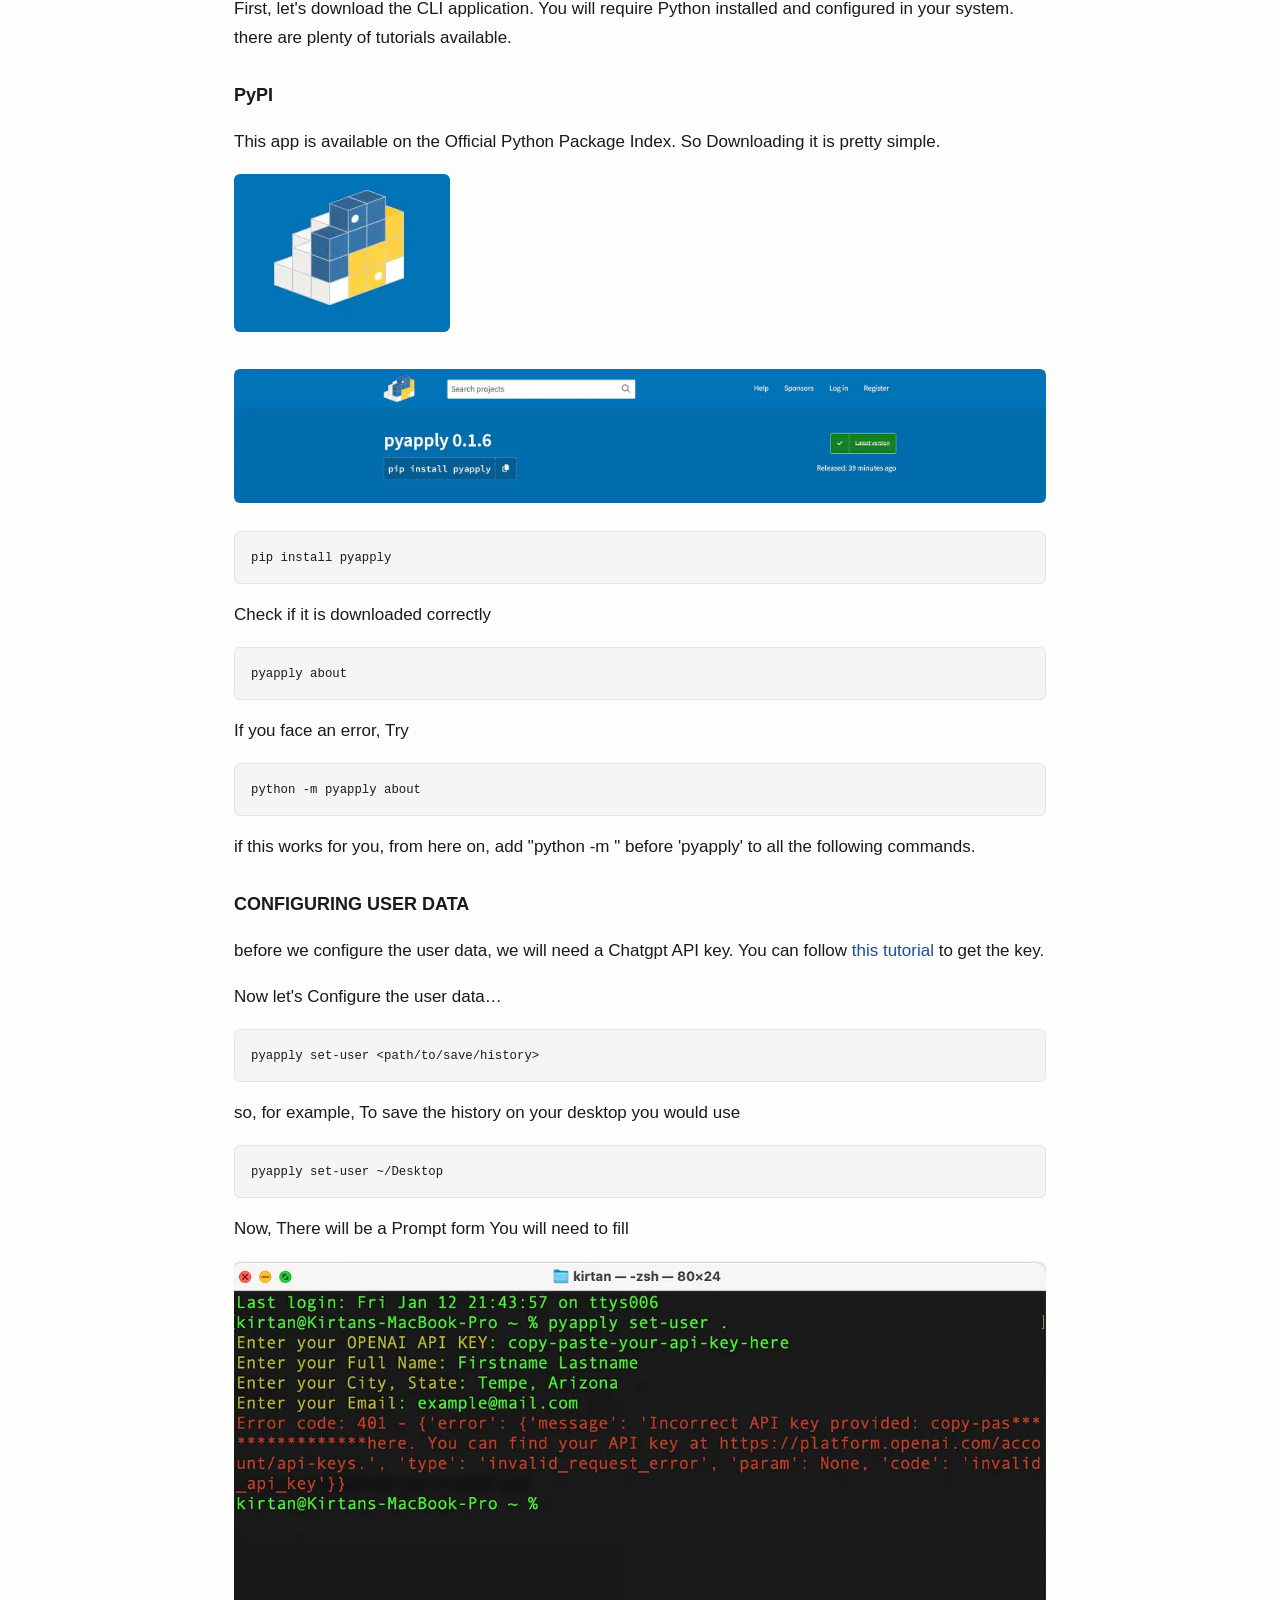
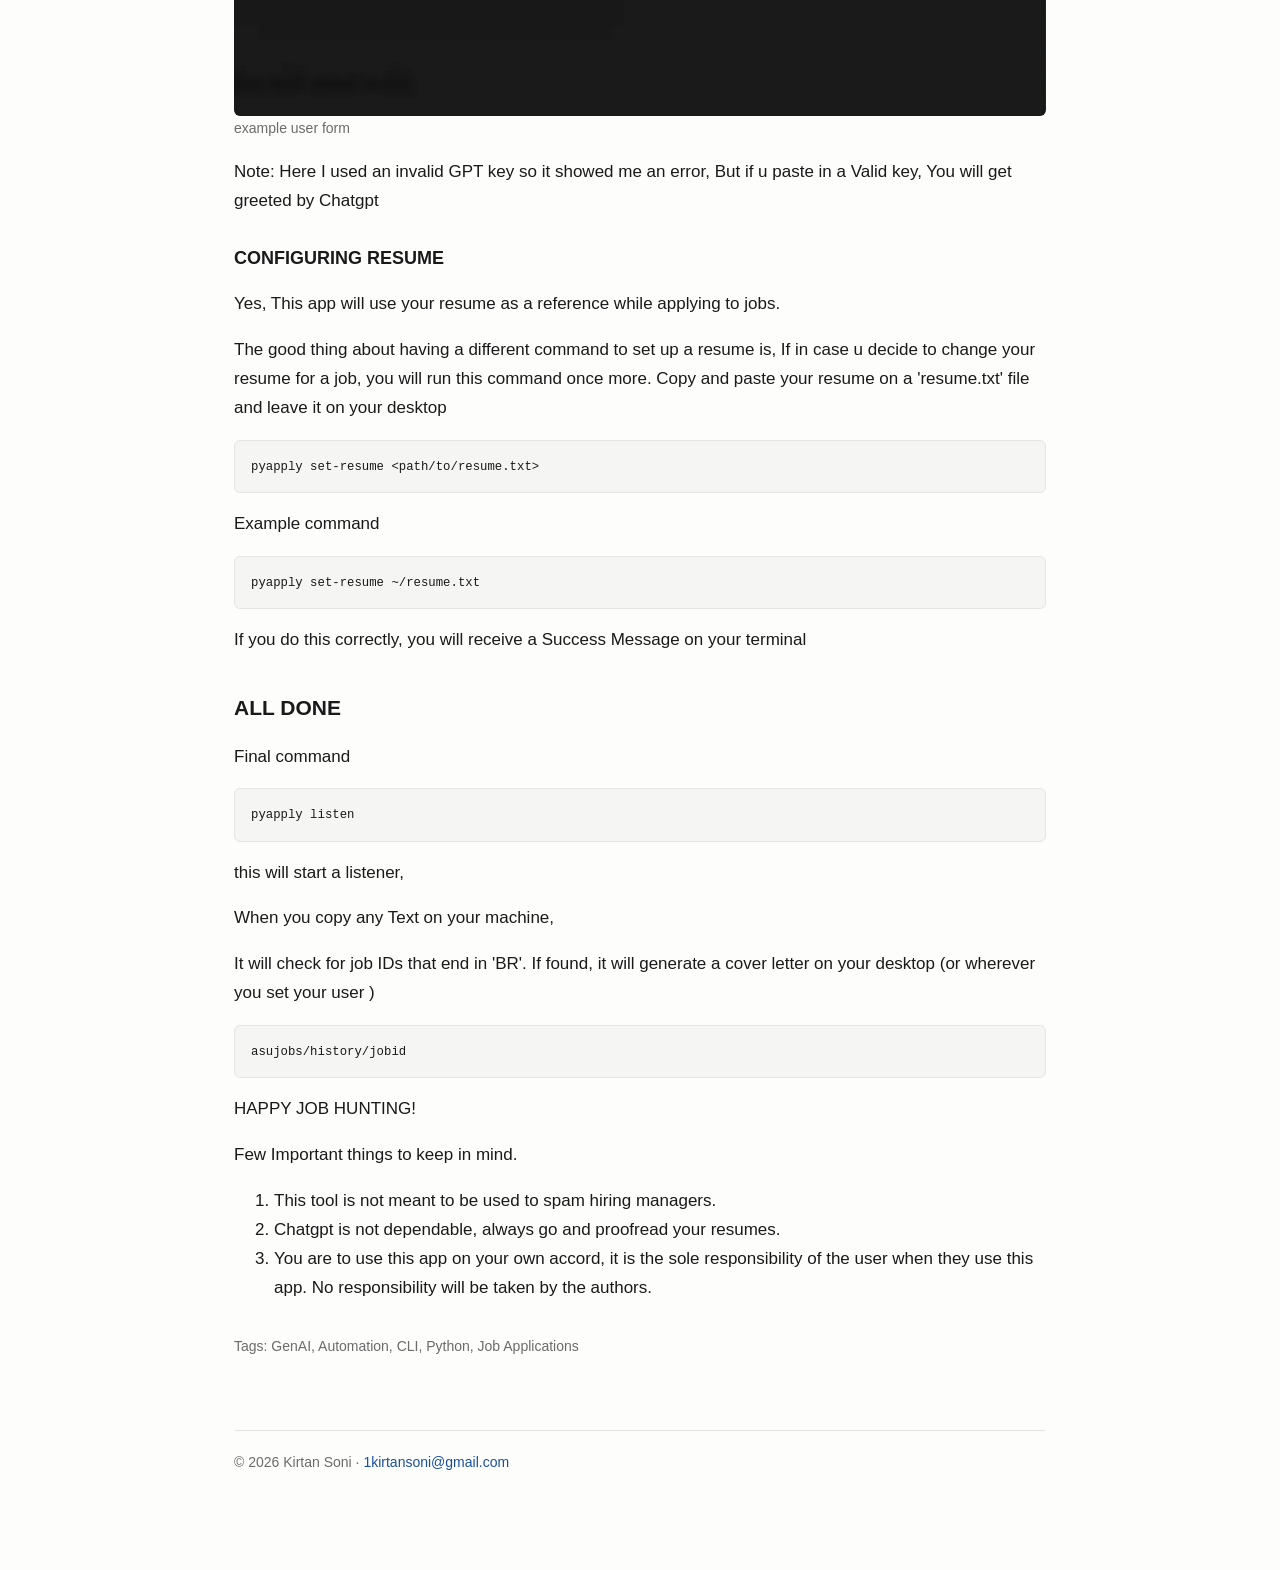
<file: posts/pyapply-cli-job-applications.html>
<!DOCTYPE html>
<html lang="en">
<head>
  <meta charset="utf-8">
  <meta name="viewport" content="width=device-width, initial-scale=1">
  <title>PyApply, a GenAI App for the automation of job Applications — Kirtan Soni</title>
  <meta name="description" content="PyApply, a CLI tool that automates job applications and generates AI cover letters.">
  <link rel="stylesheet" href="../style.css">
  <link rel="alternate" type="application/rss+xml" title="Kirtan Soni — Writing" href="../feed.xml">
  <link rel="canonical" href="https://kirtansoni.com/posts/pyapply-cli-job-applications.html">
  <meta property="og:site_name" content="Kirtan Soni">
  <meta property="og:title" content="PyApply, a GenAI App for the automation of job Applications">
  <meta property="og:description" content="PyApply, a CLI tool that automates job applications and generates AI cover letters.">
  <meta property="og:url" content="https://kirtansoni.com/posts/pyapply-cli-job-applications.html">
  <meta property="og:type" content="article">
  <meta property="og:image" content="https://kirtansoni.com/assets/me.jpg">
  <meta name="twitter:card" content="summary">
  <meta name="twitter:image" content="https://kirtansoni.com/assets/me.jpg">
  <meta name="author" content="Kirtan Soni">
  <link rel="icon" type="image/svg+xml" href="/assets/favicon.svg">
  <link rel="icon" type="image/png" href="/assets/favicon.png">
  <link rel="apple-touch-icon" href="/assets/apple-touch-icon.png">
  <meta property="article:published_time" content="2024-01-13">
  <script type="application/ld+json">{"@context": "https://schema.org", "@type": "BlogPosting", "headline": "PyApply, a GenAI App for the automation of job Applications", "description": "PyApply, a CLI tool that automates job applications and generates AI cover letters.", "datePublished": "2024-01-13", "url": "https://kirtansoni.com/posts/pyapply-cli-job-applications.html", "author": {"@type": "Person", "name": "Kirtan Soni", "url": "https://kirtansoni.com"}}</script>
  <script data-goatcounter="https://kirtansoni.goatcounter.com/count" async src="//gc.zgo.at/count.js"></script>
  <script>(function(){try{var t=localStorage.getItem('theme');if(t)document.documentElement.setAttribute('data-theme',t);}catch(e){}})();</script>
</head>
<body>
<div class="wrap">

  <header class="site">
    <a class="name" href="../index.html">Kirtan Soni</a>
    <nav>
      <a href="../index.html">Home</a>
      <a href="../writing.html" class="active">Writing</a>
      <a href="../projects.html">Projects</a>
      <a href="../tools.html">Tools</a>
      <button class="theme-toggle" type="button" aria-label="Toggle theme">☾</button>
    </nav>
  </header>

  <a class="back" href="../writing.html">← All writing</a>

  <article>
    <h1>PyApply, a GenAI App for the automation of job Applications</h1>
    <p class="post-meta">Jan 13, 2024 · 3 min read</p>

<h2>Demo</h2>
<p>While navigating the job application process, I encountered numerous tedious and repetitive tasks that consumed valuable time. In response, I developed an application aimed at streamlining and automating the cumbersome aspects of applying for positions at ASU.</p>
<p>This app reduces the time spent on each application, transforming the process from 5 to 10 minutes per application to 5 seconds, quite literally.</p>
<p>Key challenges it addresses:</p>
<ul><li><strong>History Management:</strong> After securing an interview, it's often challenging to recall the specific details of the job description. This issue arises because ASU job postings are removed once the interview phase commences. Manually managing this information, such as saving your cover letter, resume, and job description, can be laborious. This app seamlessly solves this crisis by automating the process, ensuring you have instant access to the relevant job details even after the posting is taken down.</li><li><strong>Customized Cover Letters:</strong> Crafting personalized cover letters for each job, tailored to the specific position and the custom resume you wish to submit, is time-consuming. This application simplifies this by generating cover letters perfectly suited to the job at hand, significantly reducing the effort required on your part.</li></ul>
<p>In essence, this app is designed to enhance your ASU job application experience by not only saving you time but also ensuring that you have a comprehensive record of your applications and tailored materials for each position. Streamlining these processes allows you to focus more on securing the opportunities that matter most to you.</p>
<div class="video">
  <iframe src="https://www.youtube.com/embed/sDfNcdwJJ5k" title="PyApply demo"
    allow="accelerometer; autoplay; clipboard-write; encrypted-media; gyroscope; picture-in-picture"
    allowfullscreen></iframe>
</div>
<h2>USER GUIDE</h2>
<h3>DOWNLOADING…</h3>
<p>First, let's download the CLI application. You will require Python installed and configured in your system. there are plenty of tutorials available.</p>
<h3>PyPI</h3>
<p>This app is available on the Official Python Package Index. So Downloading it is pretty simple.</p>
<img src="../assets/pyapply-logo.png" alt="pyapply-logo" onerror="this.style.display='none'">
<img class="banner" src="../assets/pyapply-pypi.png" alt="pyapply-pypi" onerror="this.style.display='none'">
<pre><code>pip install pyapply</code></pre>
<p>Check if it is downloaded correctly</p>
<pre><code>pyapply about</code></pre>
<p>If you face an error, Try</p>
<pre><code>python -m pyapply about</code></pre>
<p>if this works for you, from here on, add "python -m " before 'pyapply' to all the following commands.</p>
<h3>CONFIGURING USER DATA</h3>
<p>before we configure the user data, we will need a Chatgpt API key. You can follow <a href="#">this tutorial</a> to get the key.</p>
<p>Now let's Configure the user data…</p>
<pre><code>pyapply set-user &lt;path/to/save/history&gt;</code></pre>
<p>so, for example, To save the history on your desktop you would use</p>
<pre><code>pyapply set-user ~/Desktop</code></pre>
<p>Now, There will be a Prompt form You will need to fill</p>
<img src="../assets/pyapply-user-form.png" alt="pyapply-user-form" onerror="this.style.display='none'">
<p class="caption">example user form</p>
<p>Note: Here I used an invalid GPT key so it showed me an error, But if u paste in a Valid key, You will get greeted by Chatgpt</p>
<h3>CONFIGURING RESUME</h3>
<p>Yes, This app will use your resume as a reference while applying to jobs.</p>
<p>The good thing about having a different command to set up a resume is, If in case u decide to change your resume for a job, you will run this command once more. Copy and paste your resume on a 'resume.txt' file and leave it on your desktop</p>
<pre><code>pyapply set-resume &lt;path/to/resume.txt&gt;</code></pre>
<p>Example command</p>
<pre><code>pyapply set-resume ~/resume.txt</code></pre>
<p>If you do this correctly, you will receive a Success Message on your terminal</p>
<h2>ALL DONE</h2>
<p>Final command</p>
<pre><code>pyapply listen</code></pre>
<p>this will start a listener,</p>
<p>When you copy any Text on your machine,</p>
<p>It will check for job IDs that end in 'BR'. If found, it will generate a cover letter on your desktop (or wherever you set your user )</p>
<pre><code>asujobs/history/jobid</code></pre>
<p>HAPPY JOB HUNTING!</p>
<p>Few Important things to keep in mind.</p>
<ol><li>This tool is not meant to be used to spam hiring managers.</li><li>Chatgpt is not dependable, always go and proofread your resumes.</li><li>You are to use this app on your own accord, it is the sole responsibility of the user when they use this app. No responsibility will be taken by the authors.</li></ol>
    <p class="tags">Tags: GenAI, Automation, CLI, Python, Job Applications</p>
  </article>

  <footer class="site">
    © 2026 Kirtan Soni · <a href="mailto:1kirtansoni@gmail.com">1kirtansoni@gmail.com</a>
  </footer>

</div>
<script src="../site.js"></script>
</body>
</html>
</file>
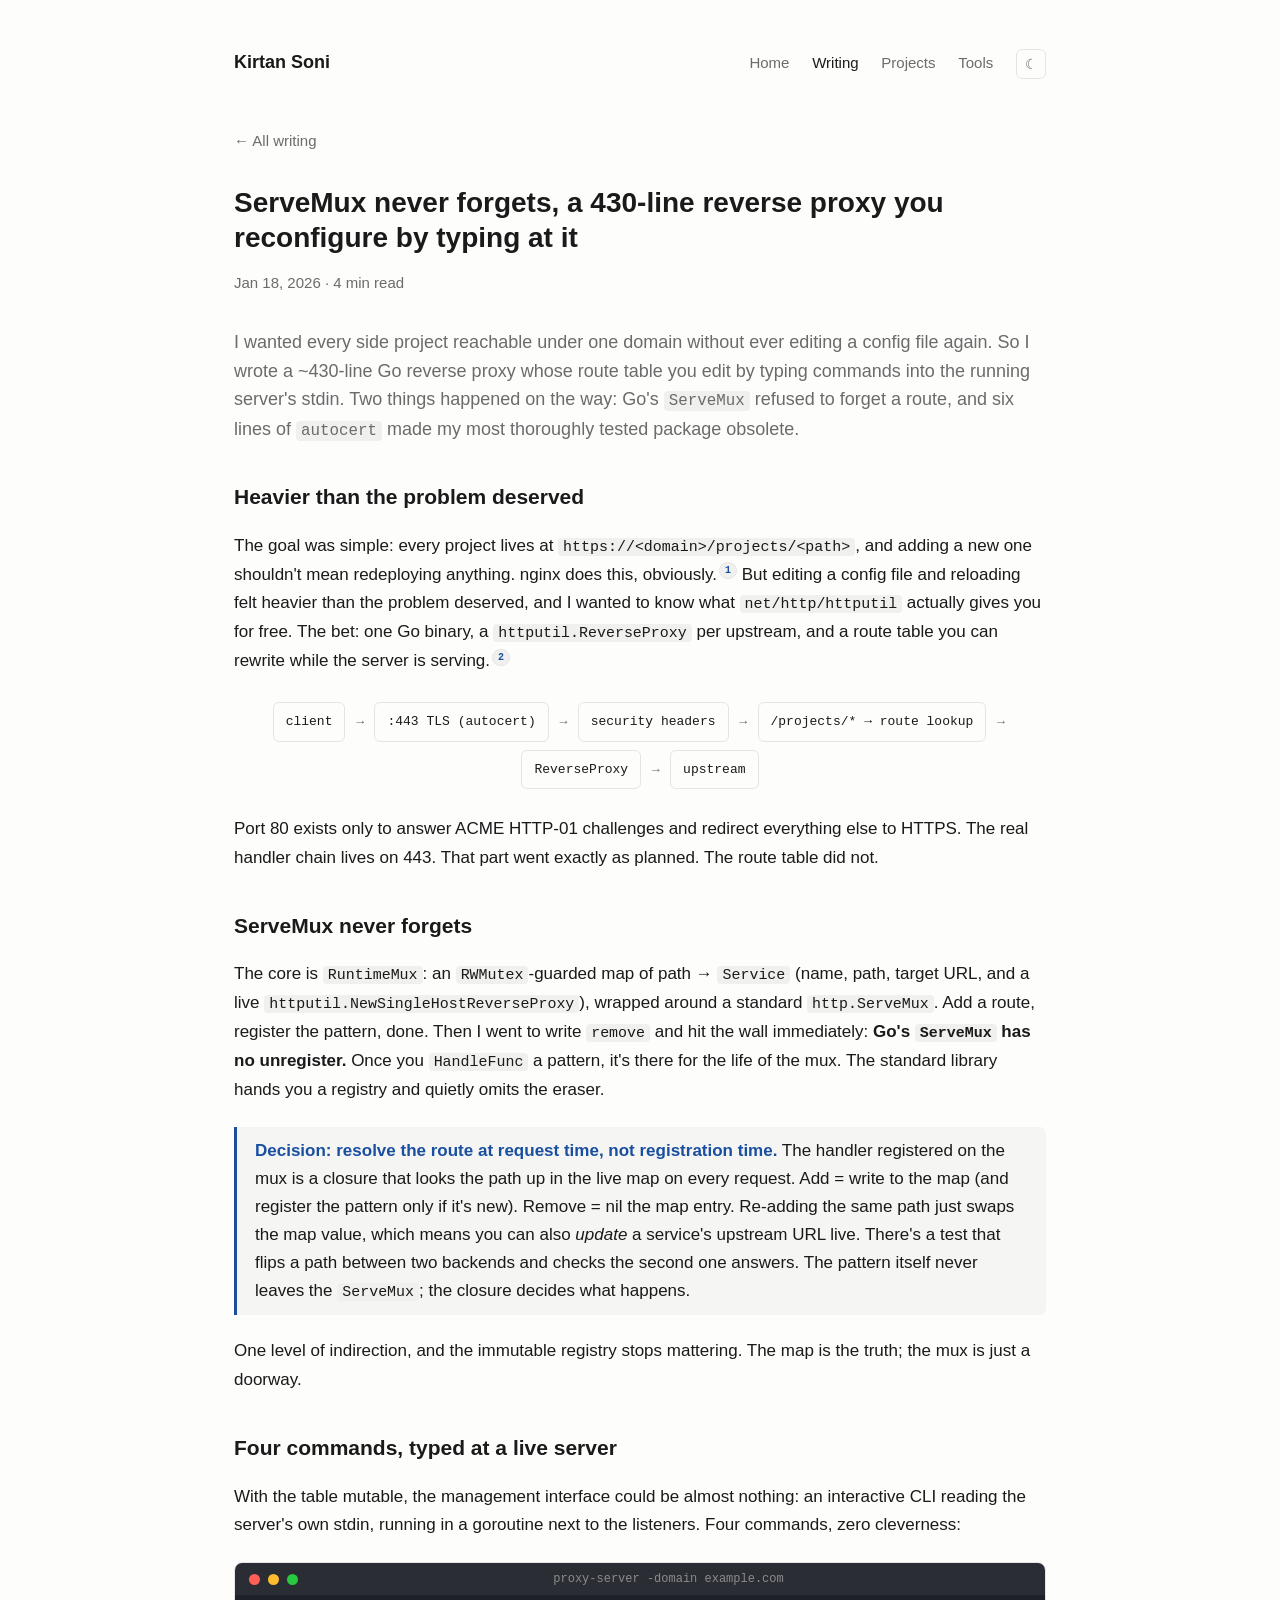
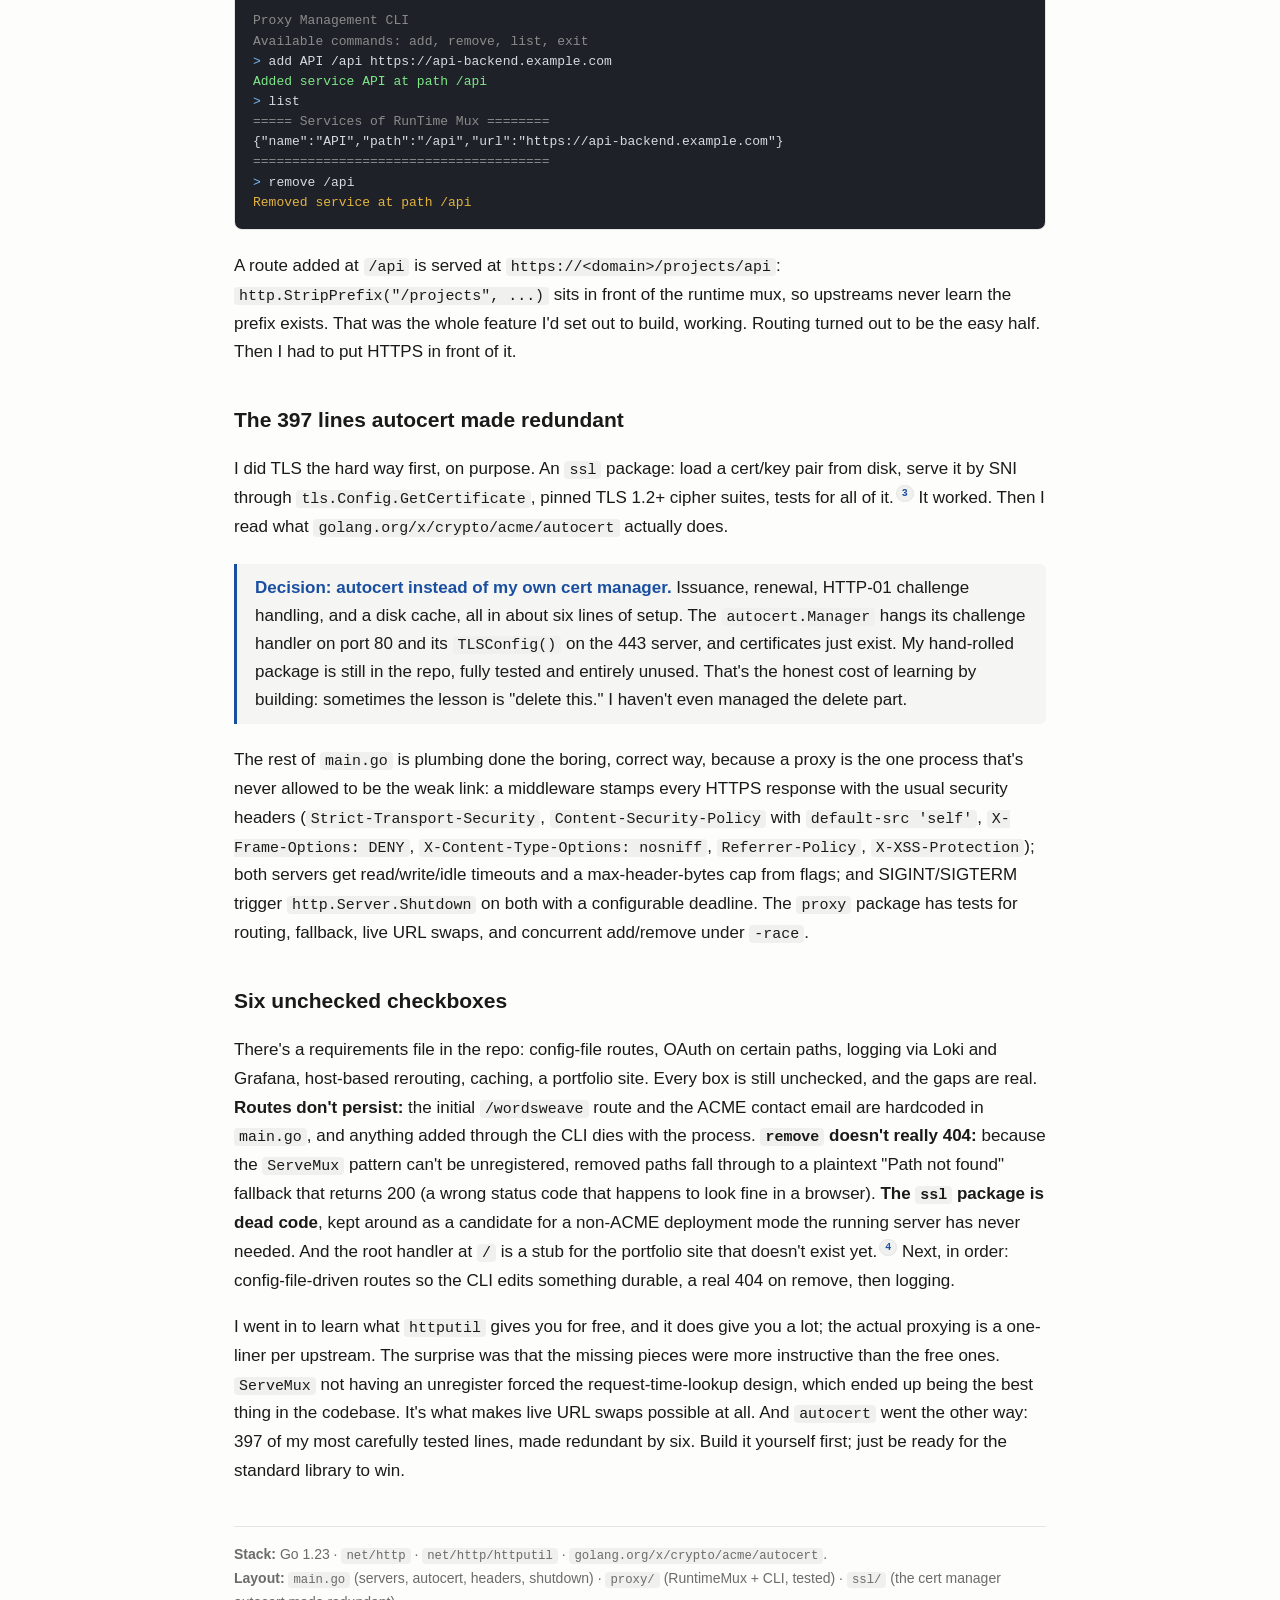
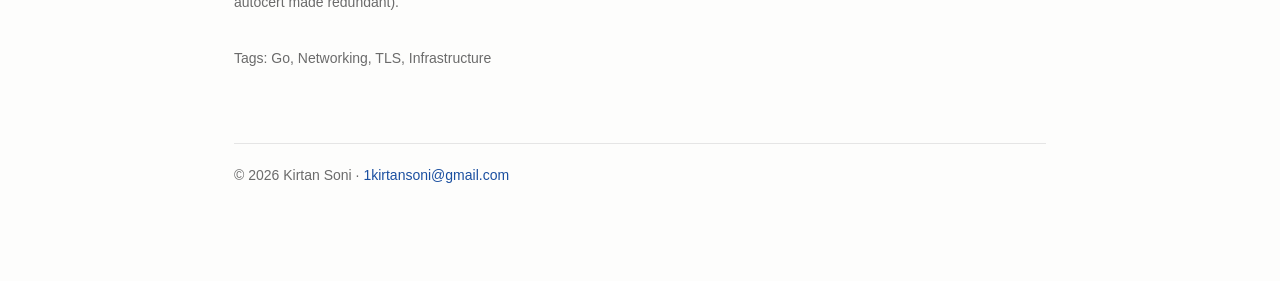
<file: posts/reverse-proxy.html>
<!DOCTYPE html>
<html lang="en">
<head>
  <meta charset="utf-8">
  <meta name="viewport" content="width=device-width, initial-scale=1">
  <title>ServeMux never forgets, a 430-line reverse proxy you reconfigure by typing at it — Kirtan Soni</title>
  <meta name="description" content="I wanted every side project behind one domain without ever editing a config file, so I wrote a Go reverse proxy whose route table is edited from the server&#x27;s own stdin. Go&#x27;s ServeMux refused to forget a route, and autocert made my best-tested package redundant.">
  <link rel="stylesheet" href="../style.css">
  <link rel="alternate" type="application/rss+xml" title="Kirtan Soni — Writing" href="../feed.xml">
  <link rel="canonical" href="https://kirtansoni.com/posts/reverse-proxy.html">
  <meta property="og:site_name" content="Kirtan Soni">
  <meta property="og:title" content="ServeMux never forgets, a 430-line reverse proxy you reconfigure by typing at it">
  <meta property="og:description" content="I wanted every side project behind one domain without ever editing a config file, so I wrote a Go reverse proxy whose route table is edited from the server&#x27;s own stdin. Go&#x27;s ServeMux refused to forget a route, and autocert made my best-tested package redundant.">
  <meta property="og:url" content="https://kirtansoni.com/posts/reverse-proxy.html">
  <meta property="og:type" content="article">
  <meta property="og:image" content="https://kirtansoni.com/assets/me.jpg">
  <meta name="twitter:card" content="summary">
  <meta name="twitter:image" content="https://kirtansoni.com/assets/me.jpg">
  <meta name="author" content="Kirtan Soni">
  <link rel="icon" type="image/svg+xml" href="/assets/favicon.svg">
  <link rel="icon" type="image/png" href="/assets/favicon.png">
  <link rel="apple-touch-icon" href="/assets/apple-touch-icon.png">
  <meta property="article:published_time" content="2026-01-18">
  <script type="application/ld+json">{"@context": "https://schema.org", "@type": "BlogPosting", "headline": "ServeMux never forgets, a 430-line reverse proxy you reconfigure by typing at it", "description": "I wanted every side project behind one domain without ever editing a config file, so I wrote a Go reverse proxy whose route table is edited from the server's own stdin. Go's ServeMux refused to forget a route, and autocert made my best-tested package redundant.", "datePublished": "2026-01-18", "url": "https://kirtansoni.com/posts/reverse-proxy.html", "author": {"@type": "Person", "name": "Kirtan Soni", "url": "https://kirtansoni.com"}}</script>
  <script data-goatcounter="https://kirtansoni.goatcounter.com/count" async src="//gc.zgo.at/count.js"></script>
  <script>(function(){try{var t=localStorage.getItem('theme');if(t)document.documentElement.setAttribute('data-theme',t);}catch(e){}})();</script>
</head>
<body>
<div class="wrap">

  <header class="site">
    <a class="name" href="../index.html">Kirtan Soni</a>
    <nav>
      <a href="../index.html">Home</a>
      <a href="../writing.html" class="active">Writing</a>
      <a href="../projects.html">Projects</a>
      <a href="../tools.html">Tools</a>
      <button class="theme-toggle" type="button" aria-label="Toggle theme">☾</button>
    </nav>
  </header>

  <a class="back" href="../writing.html">← All writing</a>

  <article>
    <h1>ServeMux never forgets, a 430-line reverse proxy you reconfigure by typing at it</h1>
    <p class="post-meta">Jan 18, 2026 · 4 min read</p>

<p class="lede">I wanted every side project reachable under one domain without ever editing a config file again. So I wrote a ~430-line Go reverse proxy whose route table you edit by typing commands into the running server's stdin. Two things happened on the way: Go's <code>ServeMux</code> refused to forget a route, and six lines of <code>autocert</code> made my most thoroughly tested package obsolete.</p>
<h2>Heavier than the problem deserved</h2>
<p>
The goal was simple: every project lives at <code>https://&lt;domain&gt;/projects/&lt;path&gt;</code>, and adding a new one shouldn't mean redeploying anything. nginx does this, obviously.<span class="sn"><label class="sn-pill" for="reve-nginx"></label><input class="sn-toggle" type="checkbox" id="reve-nginx"><span class="sn-note">nginx reloads its config with one command, in under a second, without dropping a connection. The heaviness I was avoiding was mostly in my head. Building it anyway was the point.</span></span> But editing a config file and reloading felt heavier than the problem deserved, and I wanted to know what <code>net/http/httputil</code> actually gives you for free. The bet: one Go binary, a <code>httputil.ReverseProxy</code> per upstream, and a route table you can rewrite while the server is serving.<span class="sn"><label class="sn-pill" for="reve-commits"></label><input class="sn-toggle" type="checkbox" id="reve-commits"><span class="sn-note">The repo's entire git history is two commits, three minutes apart: "Initial commit" and "final push". All of the actual work happened off the record in between.</span></span>
</p>
<div class="pipe">
  <span class="box">client</span><span class="arr">→</span>
  <span class="box">:443 TLS (autocert)</span><span class="arr">→</span>
  <span class="box">security headers</span><span class="arr">→</span>
  <span class="box">/projects/* → route lookup</span><span class="arr">→</span>
  <span class="box">ReverseProxy</span><span class="arr">→</span>
  <span class="box">upstream</span>
</div>
<p>
Port 80 exists only to answer ACME HTTP-01 challenges and redirect everything else to HTTPS. The real handler chain lives on 443. That part went exactly as planned. The route table did not.
</p>
<h2>ServeMux never forgets</h2>
<p>
The core is <code>RuntimeMux</code>: an <code>RWMutex</code>-guarded map of path → <code>Service</code> (name, path, target URL, and a live <code>httputil.NewSingleHostReverseProxy</code>), wrapped around a standard <code>http.ServeMux</code>. Add a route, register the pattern, done. Then I went to write <code>remove</code> and hit the wall immediately: <b>Go's <code>ServeMux</code> has no unregister.</b> Once you <code>HandleFunc</code> a pattern, it's there for the life of the mux. The standard library hands you a registry and quietly omits the eraser.
</p>
<div class="decision">
  <b>Decision: resolve the route at request time, not registration time.</b> The handler
  registered on the mux is a closure that looks the path up in the live map on every request.
  Add = write to the map (and register the pattern only if it's new). Remove = nil the map entry.
  Re-adding the same path just swaps the map value, which means you can also <i>update</i> a
  service's upstream URL live. There's a test that flips a path between two backends and checks
  the second one answers. The pattern itself never leaves the <code>ServeMux</code>; the closure
  decides what happens.
</div>
<p>
One level of indirection, and the immutable registry stops mattering. The map is the truth; the mux is just a doorway.
</p>
<h2>Four commands, typed at a live server</h2>
<p>
With the table mutable, the management interface could be almost nothing: an interactive CLI reading the server's own stdin, running in a goroutine next to the listeners. Four commands, zero cleverness:
</p>
<div class="term-window">
  <div class="term-bar"><span class="dot dot-r"></span><span class="dot dot-y"></span><span class="dot dot-g"></span><span class="term-title">proxy-server -domain example.com</span></div>
  <div class="term">
<span class="m">Proxy Management CLI</span><br>
<span class="m">Available commands: add, remove, list, exit</span><br>
<span class="b">&gt;</span> add API /api https://api-backend.example.com<br>
<span class="g">Added service API at path /api</span><br>
<span class="b">&gt;</span> list<br>
<span class="m">===== Services of RunTime Mux ========</span><br>
{"name":"API","path":"/api","url":"https://api-backend.example.com"}<br>
<span class="m">======================================</span><br>
<span class="b">&gt;</span> remove /api<br>
<span class="y">Removed service at path /api</span>
  </div>
</div>
<p>
A route added at <code>/api</code> is served at <code>https://&lt;domain&gt;/projects/api</code>: <code>http.StripPrefix("/projects", ...)</code> sits in front of the runtime mux, so upstreams never learn the prefix exists. That was the whole feature I'd set out to build, working. Routing turned out to be the easy half. Then I had to put HTTPS in front of it.
</p>
<h2>The 397 lines autocert made redundant</h2>
<p>
I did TLS the hard way first, on purpose. An <code>ssl</code> package: load a cert/key pair from disk, serve it by SNI through <code>tls.Config.GetCertificate</code>, pinned TLS 1.2+ cipher suites, tests for all of it.<span class="sn"><label class="sn-pill" for="reve-tests"></label><input class="sn-toggle" type="checkbox" id="reve-tests"><span class="sn-note">For the record: <code>proxy/</code>, the package that runs in production, has 187 lines of tests. <code>ssl/</code>, the package that doesn't, has 311. I tested the corpse more thoroughly than the patient.</span></span> It worked. Then I read what <code>golang.org/x/crypto/acme/autocert</code> actually does.
</p>
<div class="decision">
  <b>Decision: autocert instead of my own cert manager.</b> Issuance, renewal, HTTP-01
  challenge handling, and a disk cache, all in about six lines of setup. The
  <code>autocert.Manager</code> hangs its challenge handler on port 80 and its
  <code>TLSConfig()</code> on the 443 server, and certificates just exist. My hand-rolled
  package is still in the repo, fully tested and entirely unused. That's the honest cost of
  learning by building: sometimes the lesson is "delete this." I haven't even managed the
  delete part.
</div>
<p>
The rest of <code>main.go</code> is plumbing done the boring, correct way, because a proxy is the one process that's never allowed to be the weak link: a middleware stamps every HTTPS response with the usual security headers (<code>Strict-Transport-Security</code>, <code>Content-Security-Policy</code> with <code>default-src 'self'</code>, <code>X-Frame-Options: DENY</code>, <code>X-Content-Type-Options: nosniff</code>, <code>Referrer-Policy</code>, <code>X-XSS-Protection</code>); both servers get read/write/idle timeouts and a max-header-bytes cap from flags; and SIGINT/SIGTERM trigger <code>http.Server.Shutdown</code> on both with a configurable deadline. The <code>proxy</code> package has tests for routing, fallback, live URL swaps, and concurrent add/remove under <code>-race</code>.
</p>
<h2>Six unchecked checkboxes</h2>
<p>
There's a requirements file in the repo: config-file routes, OAuth on certain paths, logging via Loki and Grafana, host-based rerouting, caching, a portfolio site. Every box is still unchecked, and the gaps are real. <b>Routes don't persist:</b> the initial <code>/wordsweave</code> route and the ACME contact email are hardcoded in <code>main.go</code>, and anything added through the CLI dies with the process. <b><code>remove</code> doesn't really 404:</b> because the <code>ServeMux</code> pattern can't be unregistered, removed paths fall through to a plaintext "Path not found" fallback that returns 200 (a wrong status code that happens to look fine in a browser). <b>The <code>ssl</code> package is dead code</b>, kept around as a candidate for a non-ACME deployment mode the running server has never needed. And the root handler at <code>/</code> is a stub for the portfolio site that doesn't exist yet.<span class="sn"><label class="sn-pill" for="reve-hello"></label><input class="sn-toggle" type="checkbox" id="reve-hello"><span class="sn-note">Specifically, it returns the five bytes <code>hello</code>. The portfolio has been "next up" since March 2025.</span></span> Next, in order: config-file-driven routes so the CLI edits something durable, a real 404 on remove, then logging.
</p>
<p>
I went in to learn what <code>httputil</code> gives you for free, and it does give you a lot; the actual proxying is a one-liner per upstream. The surprise was that the missing pieces were more instructive than the free ones. <code>ServeMux</code> not having an unregister forced the request-time-lookup design, which ended up being the best thing in the codebase. It's what makes live URL swaps possible at all. And <code>autocert</code> went the other way: 397 of my most carefully tested lines, made redundant by six. Build it yourself first; just be ready for the standard library to win.
</p>
<div class="colophon">
  <b>Stack:</b> Go 1.23 · <code>net/http</code> · <code>net/http/httputil</code> ·
  <code>golang.org/x/crypto/acme/autocert</code>.<br>
  <b>Layout:</b>
  <code>main.go</code> (servers, autocert, headers, shutdown) ·
  <code>proxy/</code> (RuntimeMux + CLI, tested) ·
  <code>ssl/</code> (the cert manager autocert made redundant).
</div>
    <p class="tags">Tags: Go, Networking, TLS, Infrastructure</p>
  </article>

  <footer class="site">
    © 2026 Kirtan Soni · <a href="mailto:1kirtansoni@gmail.com">1kirtansoni@gmail.com</a>
  </footer>

</div>
<script src="../site.js"></script>
</body>
</html>
</file>
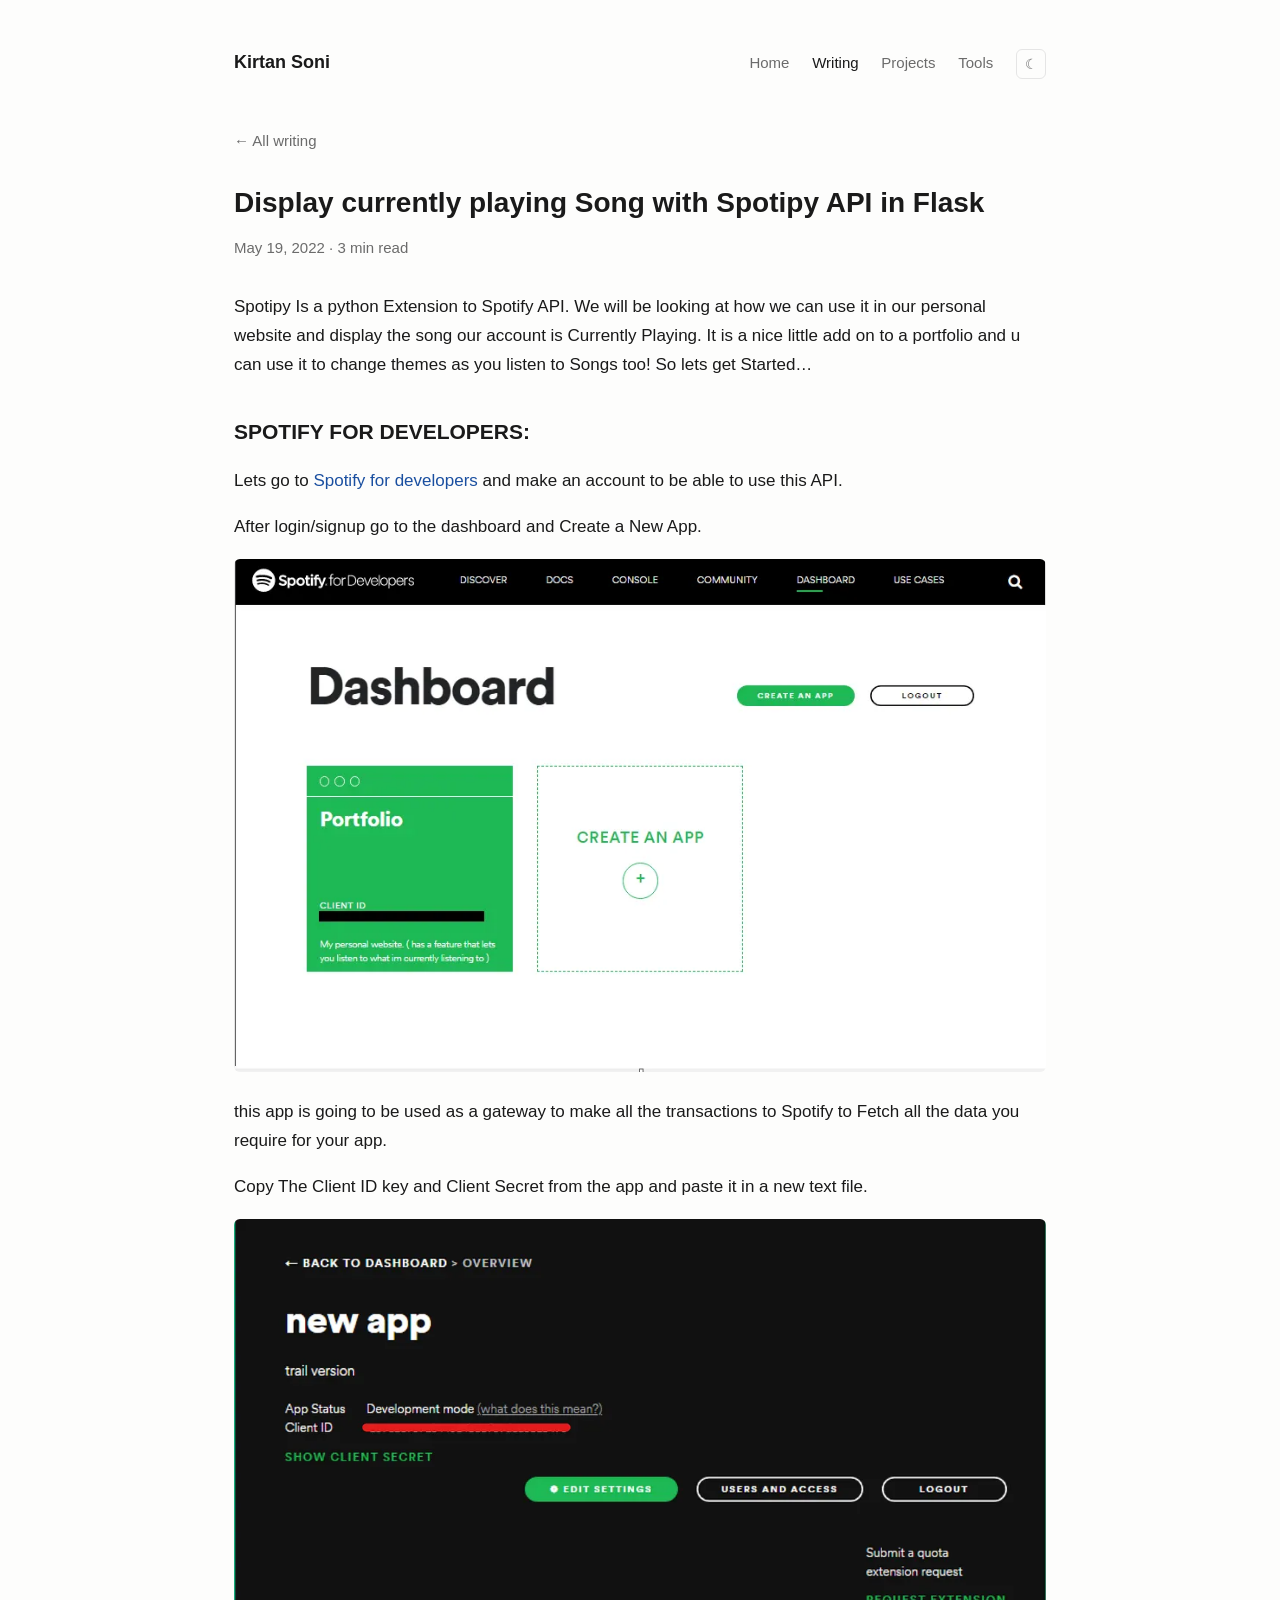
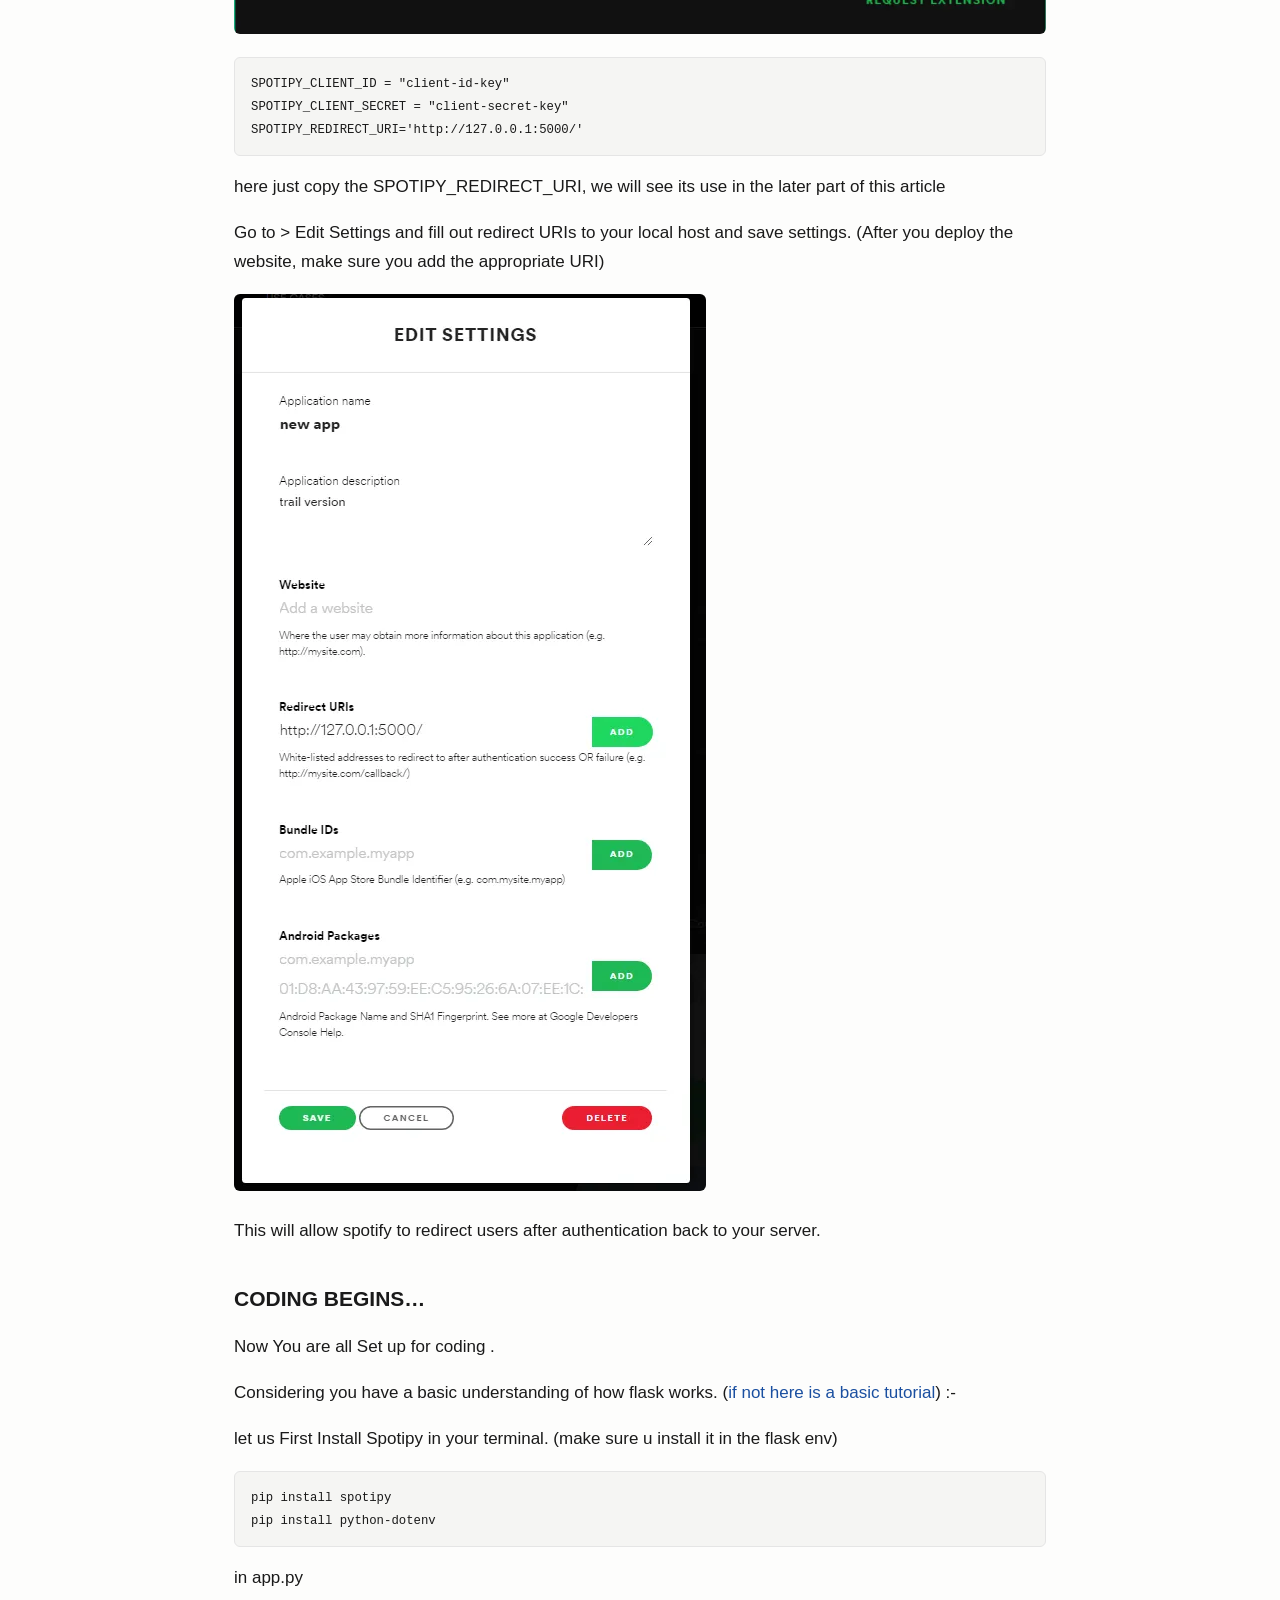
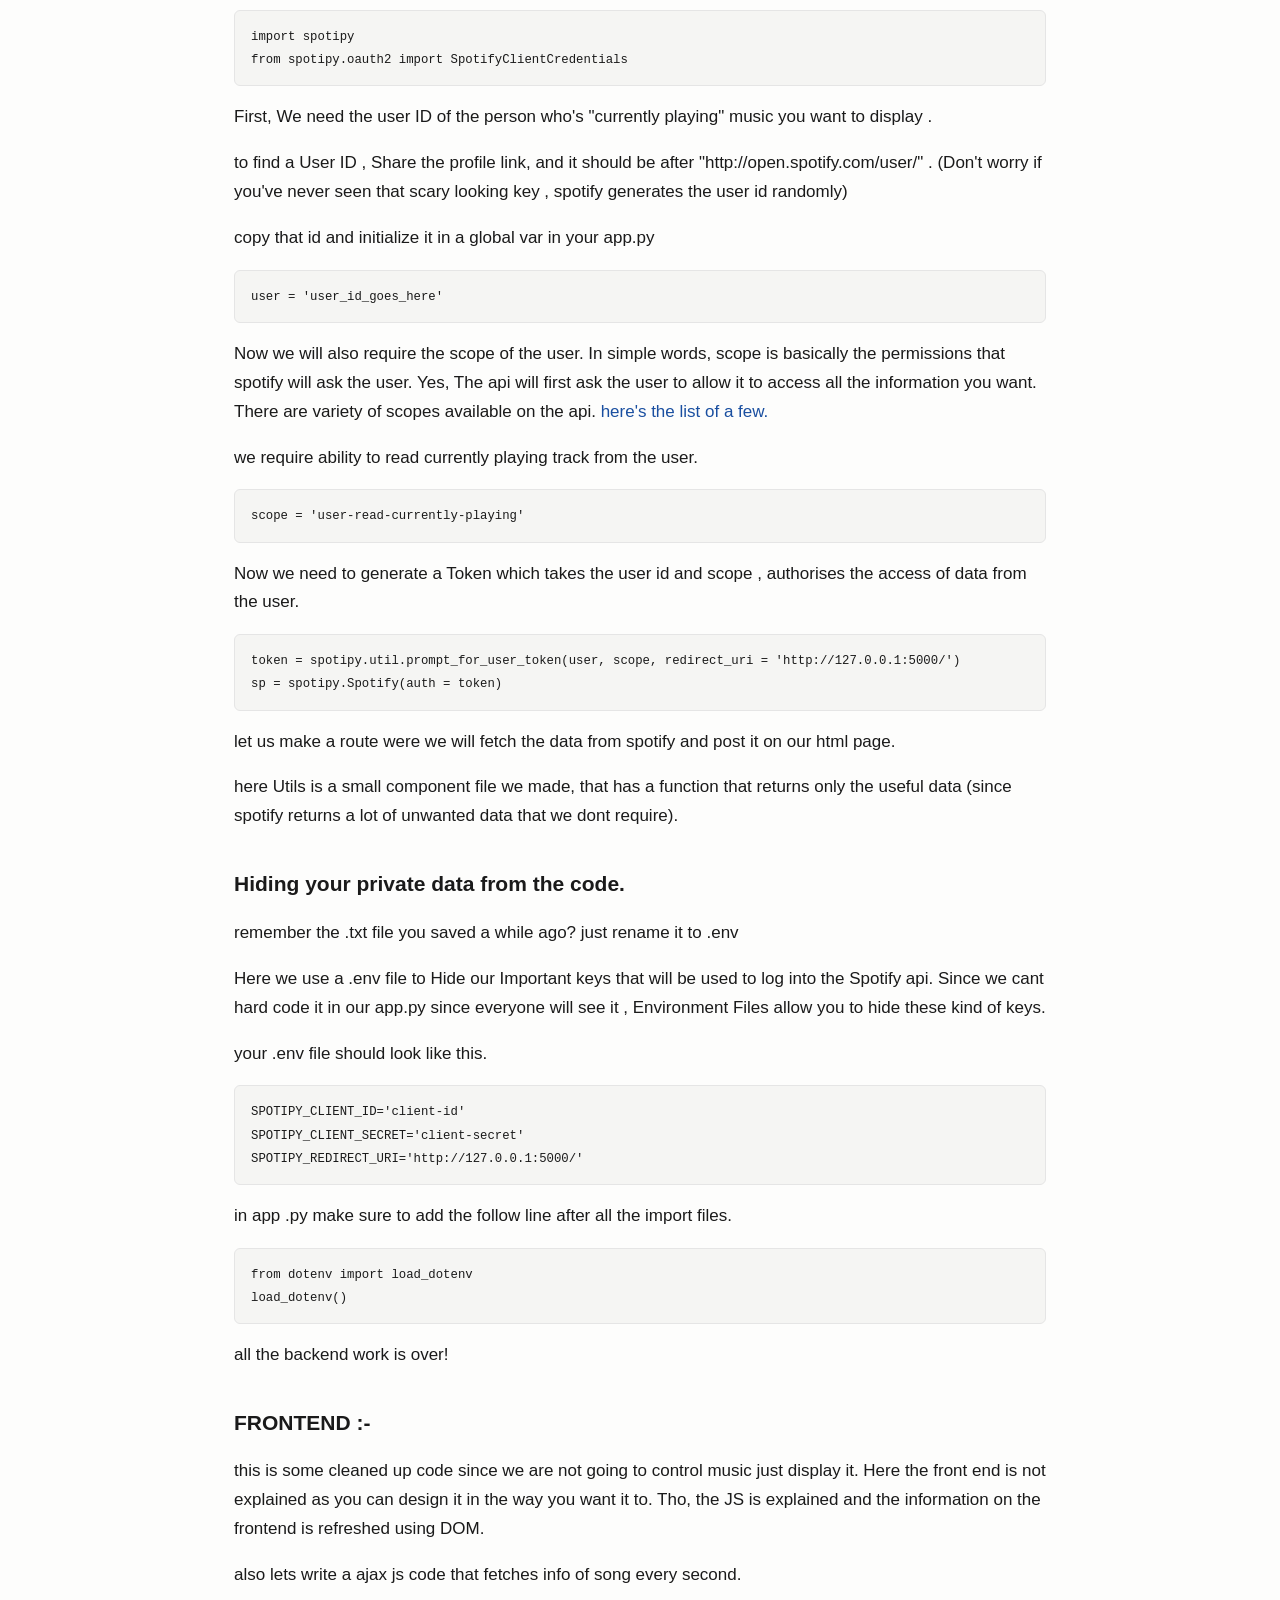
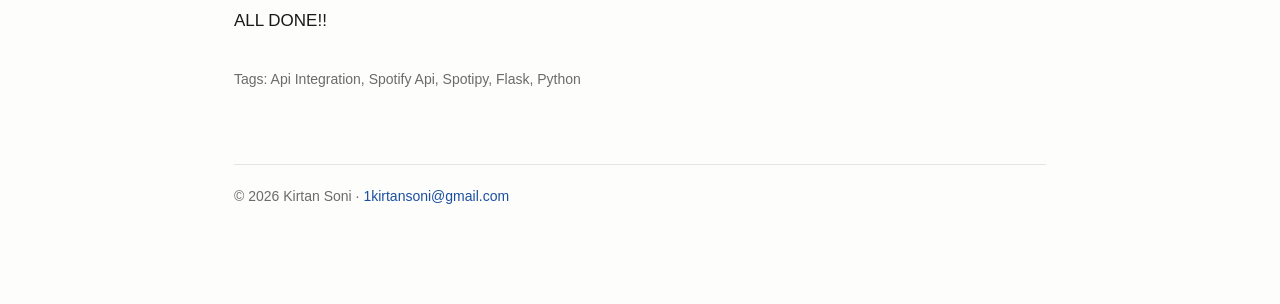
<file: posts/spotipy-currently-playing-flask.html>
<!DOCTYPE html>
<html lang="en">
<head>
  <meta charset="utf-8">
  <meta name="viewport" content="width=device-width, initial-scale=1">
  <title>Display currently playing Song with Spotipy API in Flask — Kirtan Soni</title>
  <meta name="description" content="Using the Spotipy API in Flask to display the song your Spotify account is currently playing.">
  <link rel="stylesheet" href="../style.css">
  <link rel="alternate" type="application/rss+xml" title="Kirtan Soni — Writing" href="../feed.xml">
  <link rel="canonical" href="https://kirtansoni.com/posts/spotipy-currently-playing-flask.html">
  <meta property="og:site_name" content="Kirtan Soni">
  <meta property="og:title" content="Display currently playing Song with Spotipy API in Flask">
  <meta property="og:description" content="Using the Spotipy API in Flask to display the song your Spotify account is currently playing.">
  <meta property="og:url" content="https://kirtansoni.com/posts/spotipy-currently-playing-flask.html">
  <meta property="og:type" content="article">
  <meta property="og:image" content="https://kirtansoni.com/assets/me.jpg">
  <meta name="twitter:card" content="summary">
  <meta name="twitter:image" content="https://kirtansoni.com/assets/me.jpg">
  <meta name="author" content="Kirtan Soni">
  <link rel="icon" type="image/svg+xml" href="/assets/favicon.svg">
  <link rel="icon" type="image/png" href="/assets/favicon.png">
  <link rel="apple-touch-icon" href="/assets/apple-touch-icon.png">
  <meta property="article:published_time" content="2022-05-19">
  <script type="application/ld+json">{"@context": "https://schema.org", "@type": "BlogPosting", "headline": "Display currently playing Song with Spotipy API in Flask", "description": "Using the Spotipy API in Flask to display the song your Spotify account is currently playing.", "datePublished": "2022-05-19", "url": "https://kirtansoni.com/posts/spotipy-currently-playing-flask.html", "author": {"@type": "Person", "name": "Kirtan Soni", "url": "https://kirtansoni.com"}}</script>
  <script data-goatcounter="https://kirtansoni.goatcounter.com/count" async src="//gc.zgo.at/count.js"></script>
  <script>(function(){try{var t=localStorage.getItem('theme');if(t)document.documentElement.setAttribute('data-theme',t);}catch(e){}})();</script>
</head>
<body>
<div class="wrap">

  <header class="site">
    <a class="name" href="../index.html">Kirtan Soni</a>
    <nav>
      <a href="../index.html">Home</a>
      <a href="../writing.html" class="active">Writing</a>
      <a href="../projects.html">Projects</a>
      <a href="../tools.html">Tools</a>
      <button class="theme-toggle" type="button" aria-label="Toggle theme">☾</button>
    </nav>
  </header>

  <a class="back" href="../writing.html">← All writing</a>

  <article>
    <h1>Display currently playing Song with Spotipy API in Flask</h1>
    <p class="post-meta">May 19, 2022 · 3 min read</p>

<p>Spotipy Is a python Extension to Spotify API. We will be looking at how we can use it in our personal website and display the song our account is Currently Playing. It is a nice little add on to a portfolio and u can use it to change themes as you listen to Songs too! So lets get Started…</p>
<h2>SPOTIFY FOR DEVELOPERS:</h2>
<p>Lets go to <a href="https://developer.spotify.com/dashboard/login">Spotify for developers</a> and make an account to be able to use this API.</p>
<p>After login/signup go to the dashboard and Create a New App.</p>
<img src="../assets/spotify-dashboard.png" alt="spotify-dashboard" onerror="this.style.display='none'">
<p>this app is going to be used as a gateway to make all the transactions to Spotify to Fetch all the data you require for your app.</p>
<p>Copy The Client ID key and Client Secret from the app and paste it in a new text file.</p>
<img src="../assets/spotify-keys.png" alt="spotify-keys" onerror="this.style.display='none'">
<pre><code>SPOTIPY_CLIENT_ID = &quot;client-id-key&quot;
SPOTIPY_CLIENT_SECRET = &quot;client-secret-key&quot;
SPOTIPY_REDIRECT_URI=&#x27;http://127.0.0.1:5000/&#x27;</code></pre>
<p>here just copy the SPOTIPY_REDIRECT_URI, we will see its use in the later part of this article</p>
<p>Go to &gt; Edit Settings and fill out redirect URIs to your local host and save settings. (After you deploy the website, make sure you add the appropriate URI)</p>
<img src="../assets/spotify-edit-settings.png" alt="spotify-edit-settings" onerror="this.style.display='none'">
<p>This will allow spotify to redirect users after authentication back to your server.</p>
<h2>CODING BEGINS…</h2>
<p>Now You are all Set up for coding .</p>
<p>Considering you have a basic understanding of how flask works. (<a href="#">if not here is a basic tutorial</a>) :-</p>
<p>let us First Install Spotipy in your terminal. (make sure u install it in the flask env)</p>
<pre><code>pip install spotipy
pip install python-dotenv</code></pre>
<p>in app.py</p>
<pre><code>import spotipy
from spotipy.oauth2 import SpotifyClientCredentials</code></pre>
<p>First, We need the user ID of the person who's "currently playing" music you want to display .</p>
<p>to find a User ID , Share the profile link, and it should be after "http://open.spotify.com/user/" . (Don't worry if you've never seen that scary looking key , spotify generates the user id randomly)</p>
<p>copy that id and initialize it in a global var in your app.py</p>
<pre><code>user = &#x27;user_id_goes_here&#x27;</code></pre>
<p>Now we will also require the scope of the user. In simple words, scope is basically the permissions that spotify will ask the user. Yes, The api will first ask the user to allow it to access all the information you want. There are variety of scopes available on the api. <a href="https://developer.spotify.com/documentation/general/guides/authorization/scopes/">here's the list of a few.</a></p>
<p>we require ability to read currently playing track from the user.</p>
<pre><code>scope = &#x27;user-read-currently-playing&#x27;</code></pre>
<p>Now we need to generate a Token which takes the user id and scope , authorises the access of data from the user.</p>
<pre><code>token = spotipy.util.prompt_for_user_token(user, scope, redirect_uri = &#x27;http://127.0.0.1:5000/&#x27;)
sp = spotipy.Spotify(auth = token)</code></pre>
<p>let us make a route were we will fetch the data from spotify and post it on our html page.</p>
<p>here Utils is a small component file we made, that has a function that returns only the useful data (since spotify returns a lot of unwanted data that we dont require).</p>
<h2>Hiding your private data from the code.</h2>
<p>remember the .txt file you saved a while ago? just rename it to .env</p>
<p>Here we use a .env file to Hide our Important keys that will be used to log into the Spotify api. Since we cant hard code it in our app.py since everyone will see it , Environment Files allow you to hide these kind of keys.</p>
<p>your .env file should look like this.</p>
<pre><code>SPOTIPY_CLIENT_ID=&#x27;client-id&#x27;
SPOTIPY_CLIENT_SECRET=&#x27;client-secret&#x27;
SPOTIPY_REDIRECT_URI=&#x27;http://127.0.0.1:5000/&#x27;</code></pre>
<p>in app .py make sure to add the follow line after all the import files.</p>
<pre><code>from dotenv import load_dotenv
load_dotenv()</code></pre>
<p>all the backend work is over!</p>
<h2>FRONTEND :-</h2>
<p>this is some cleaned up code since we are not going to control music just display it. Here the front end is not explained as you can design it in the way you want it to. Tho, the JS is explained and the information on the frontend is refreshed using DOM.</p>
<p>also lets write a ajax js code that fetches info of song every second.</p>
<p>ALL DONE!!</p>
    <p class="tags">Tags: Api Integration, Spotify Api, Spotipy, Flask, Python</p>
  </article>

  <footer class="site">
    © 2026 Kirtan Soni · <a href="mailto:1kirtansoni@gmail.com">1kirtansoni@gmail.com</a>
  </footer>

</div>
<script src="../site.js"></script>
</body>
</html>
</file>
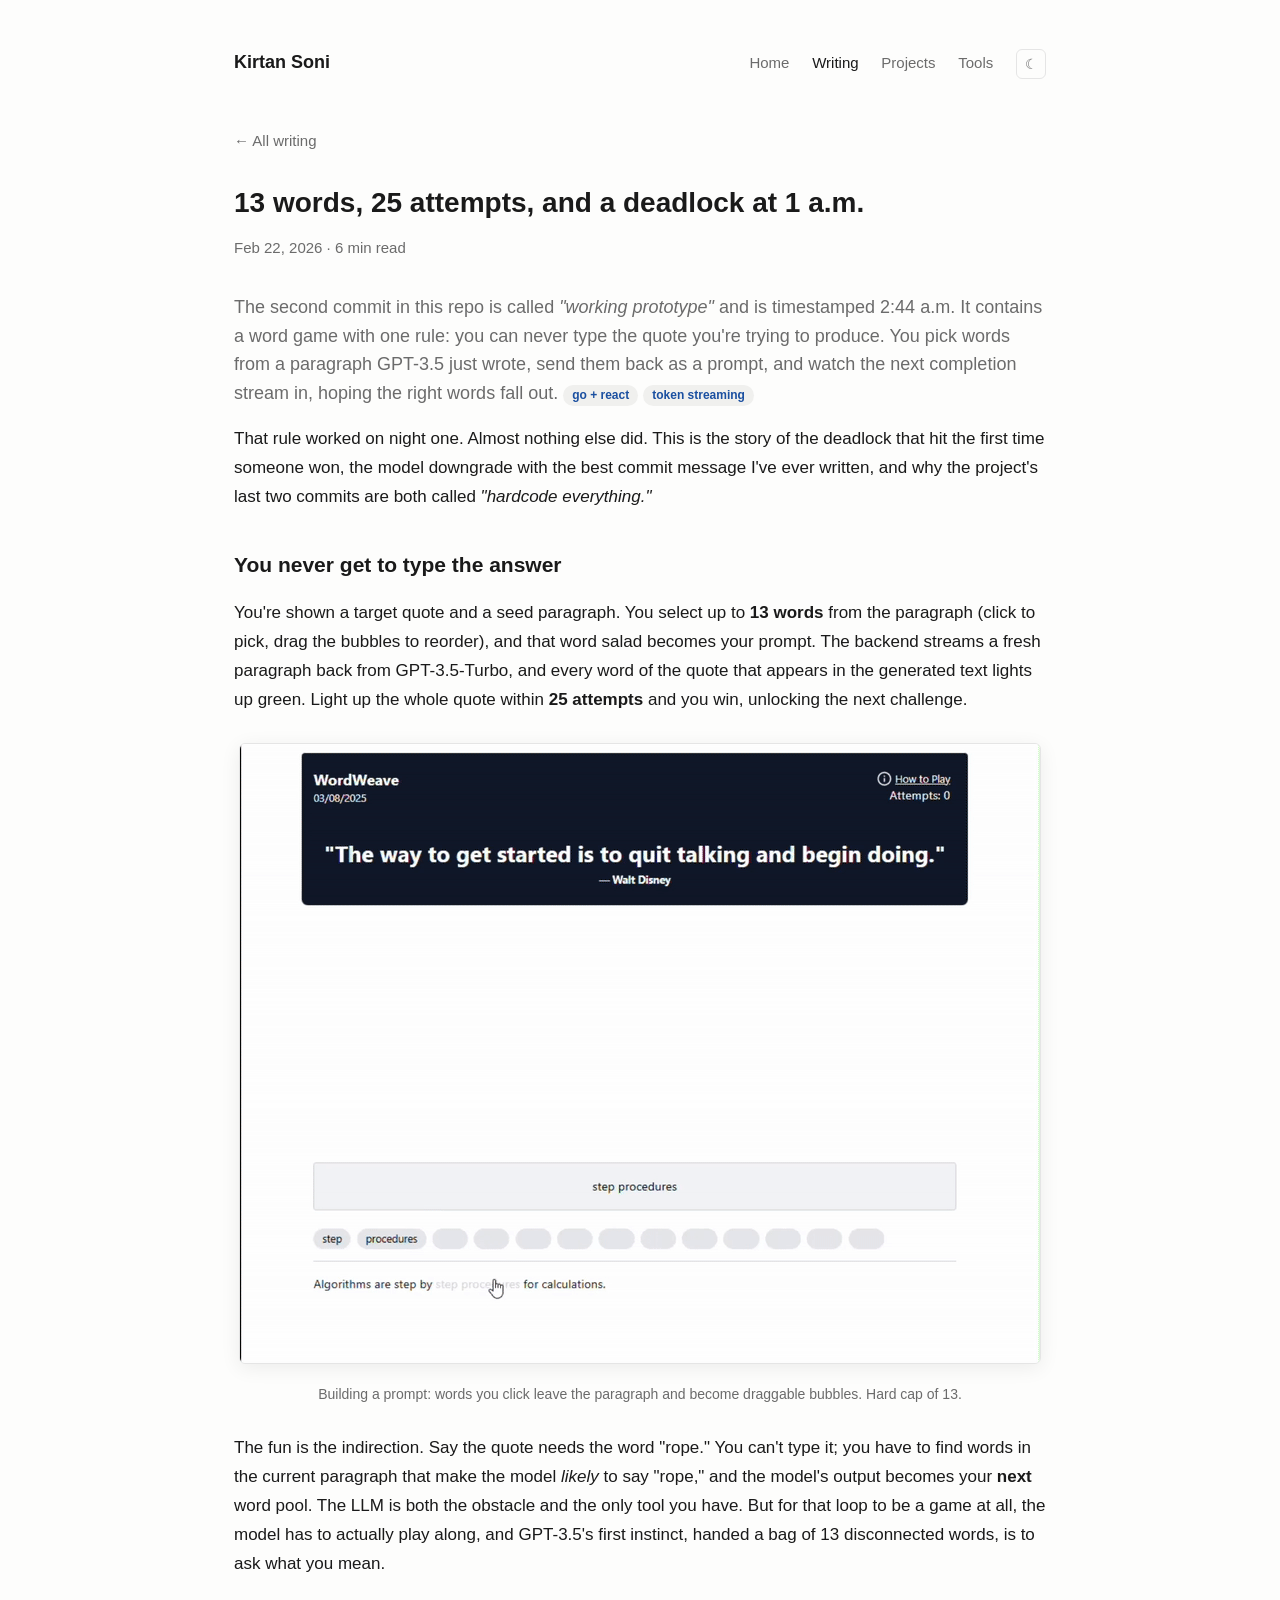
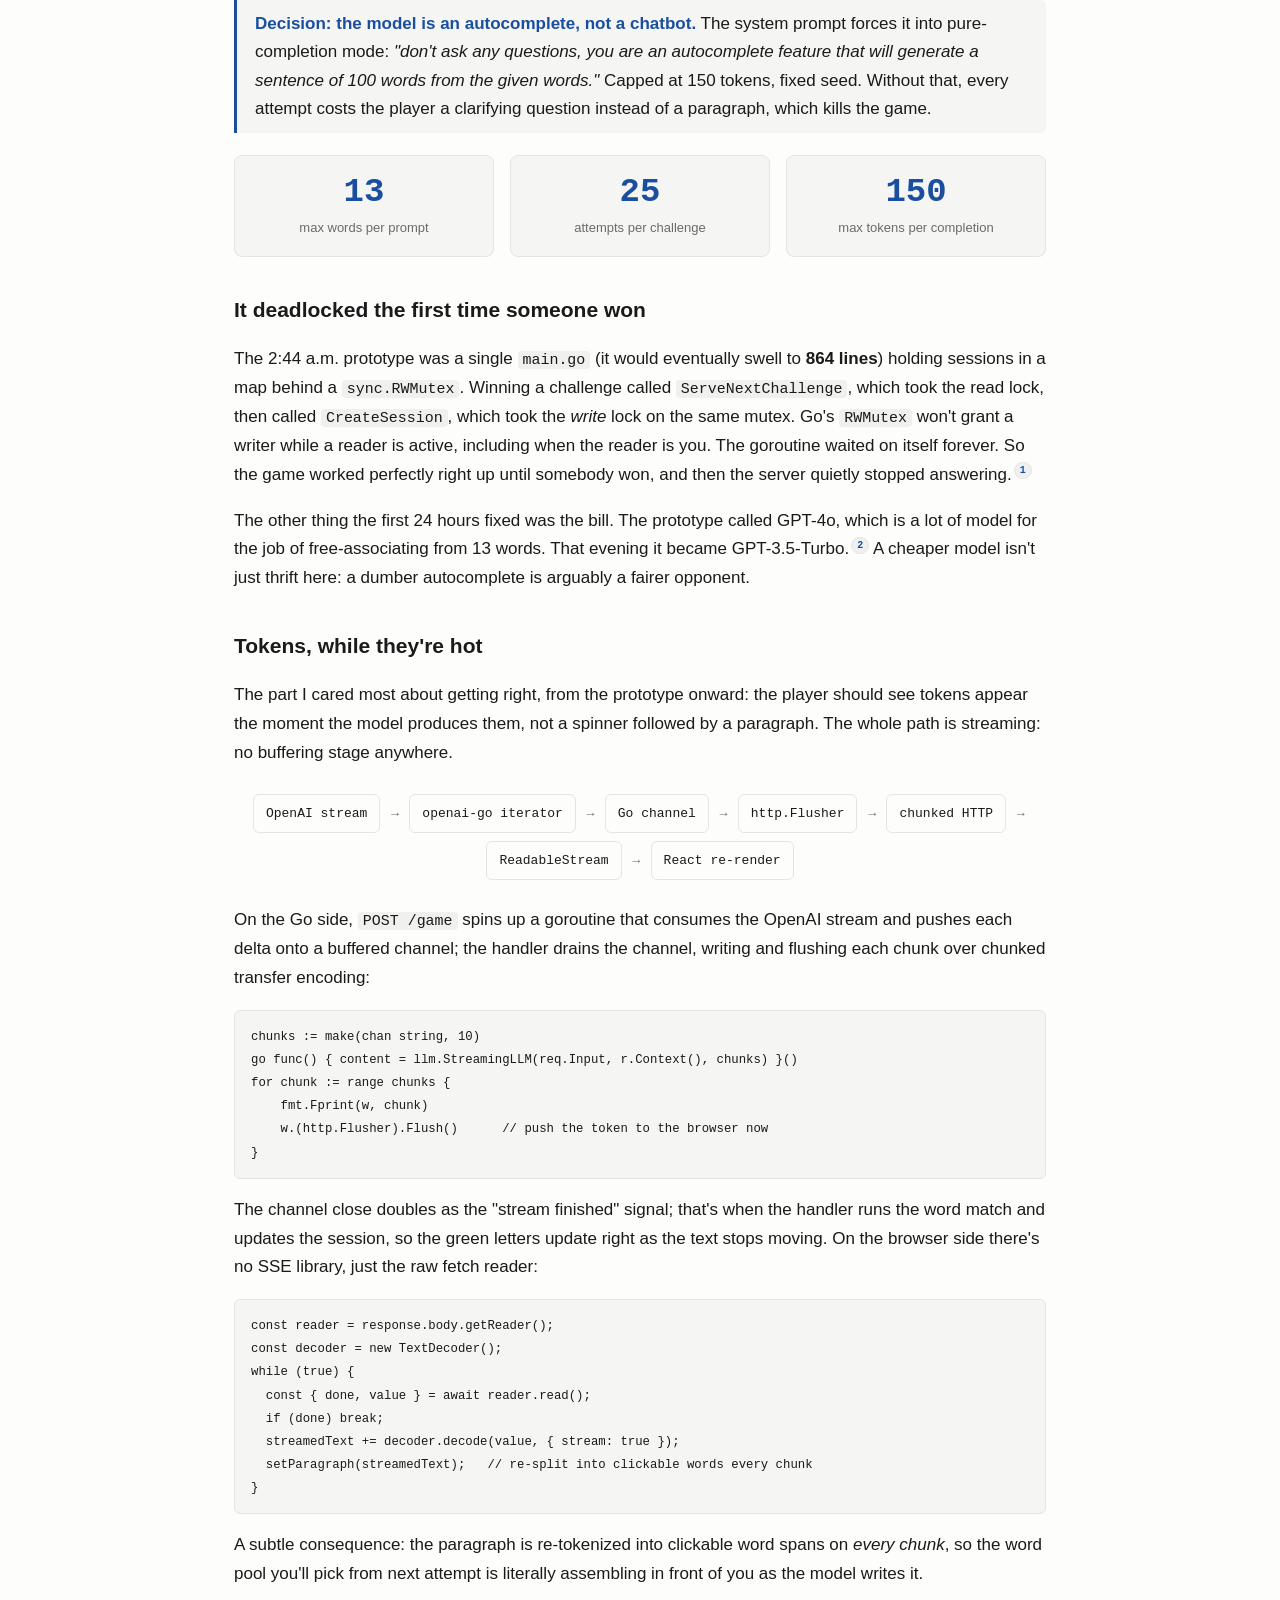
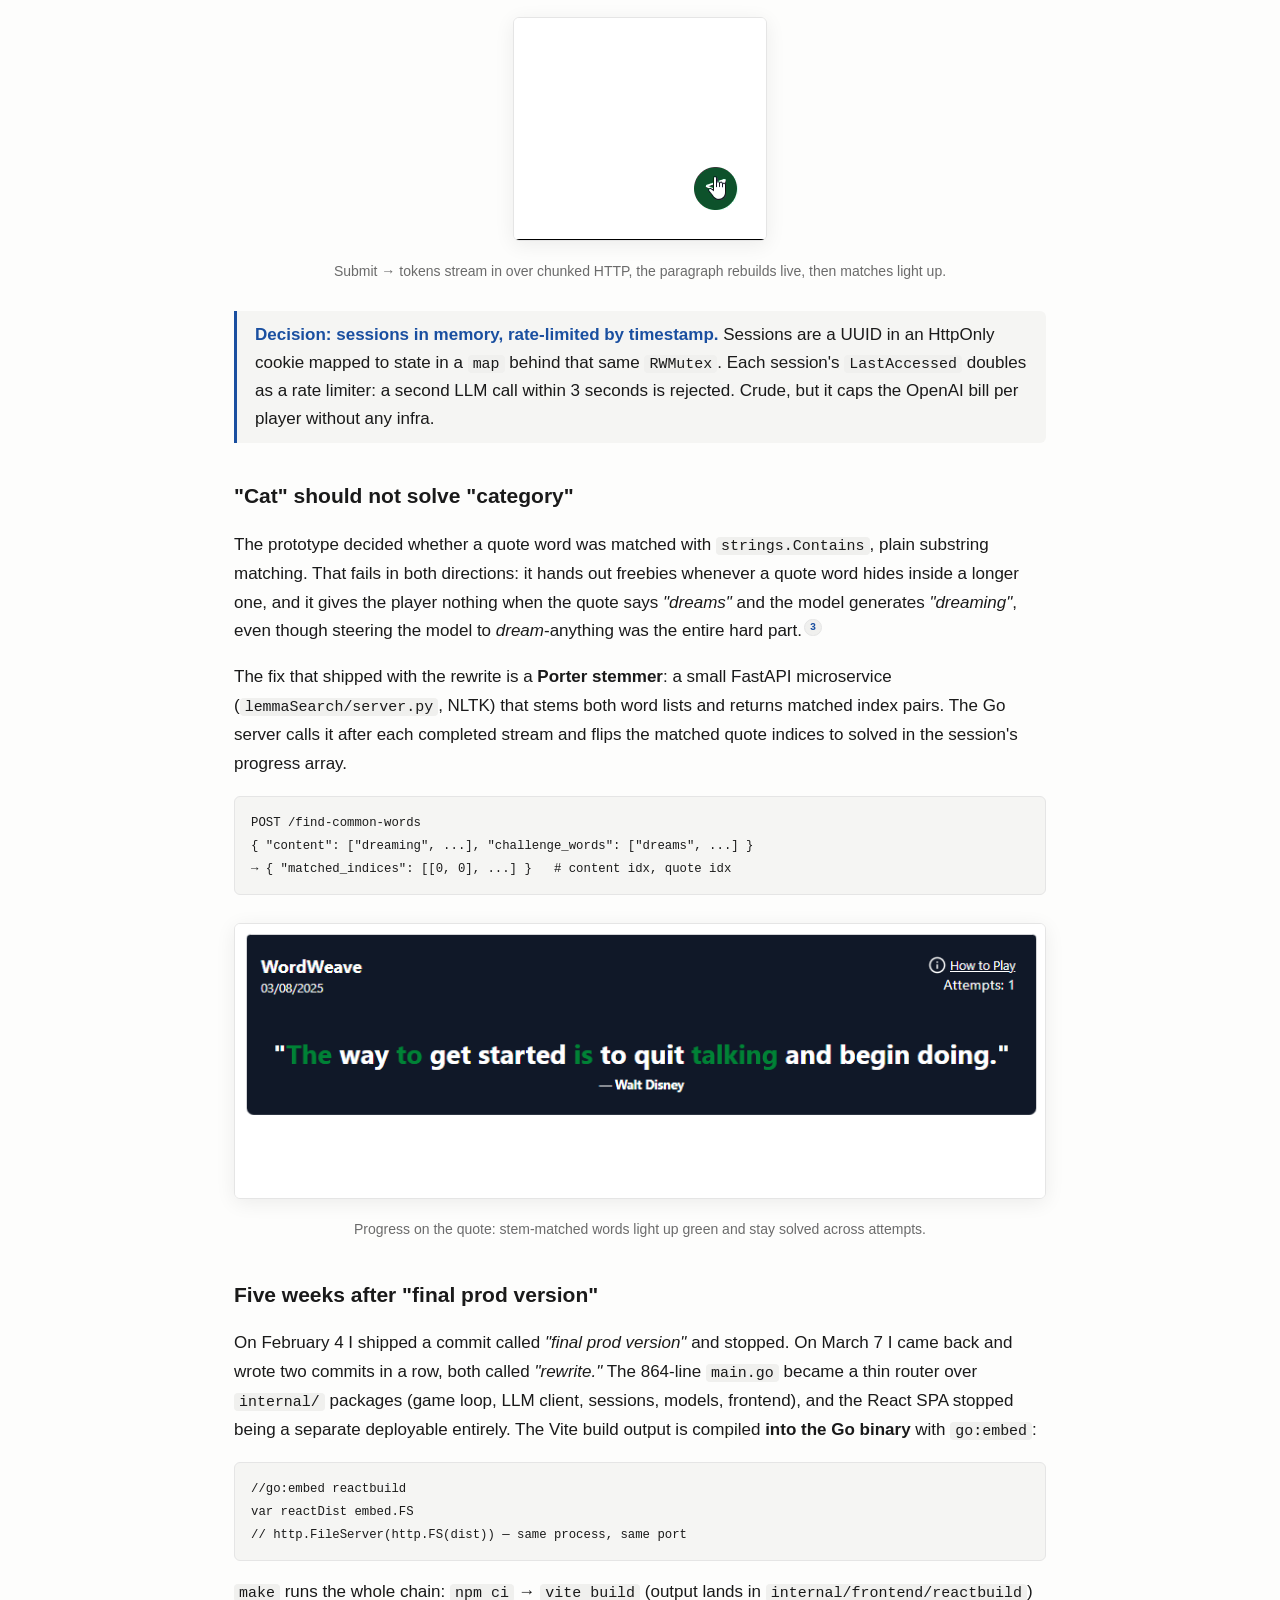
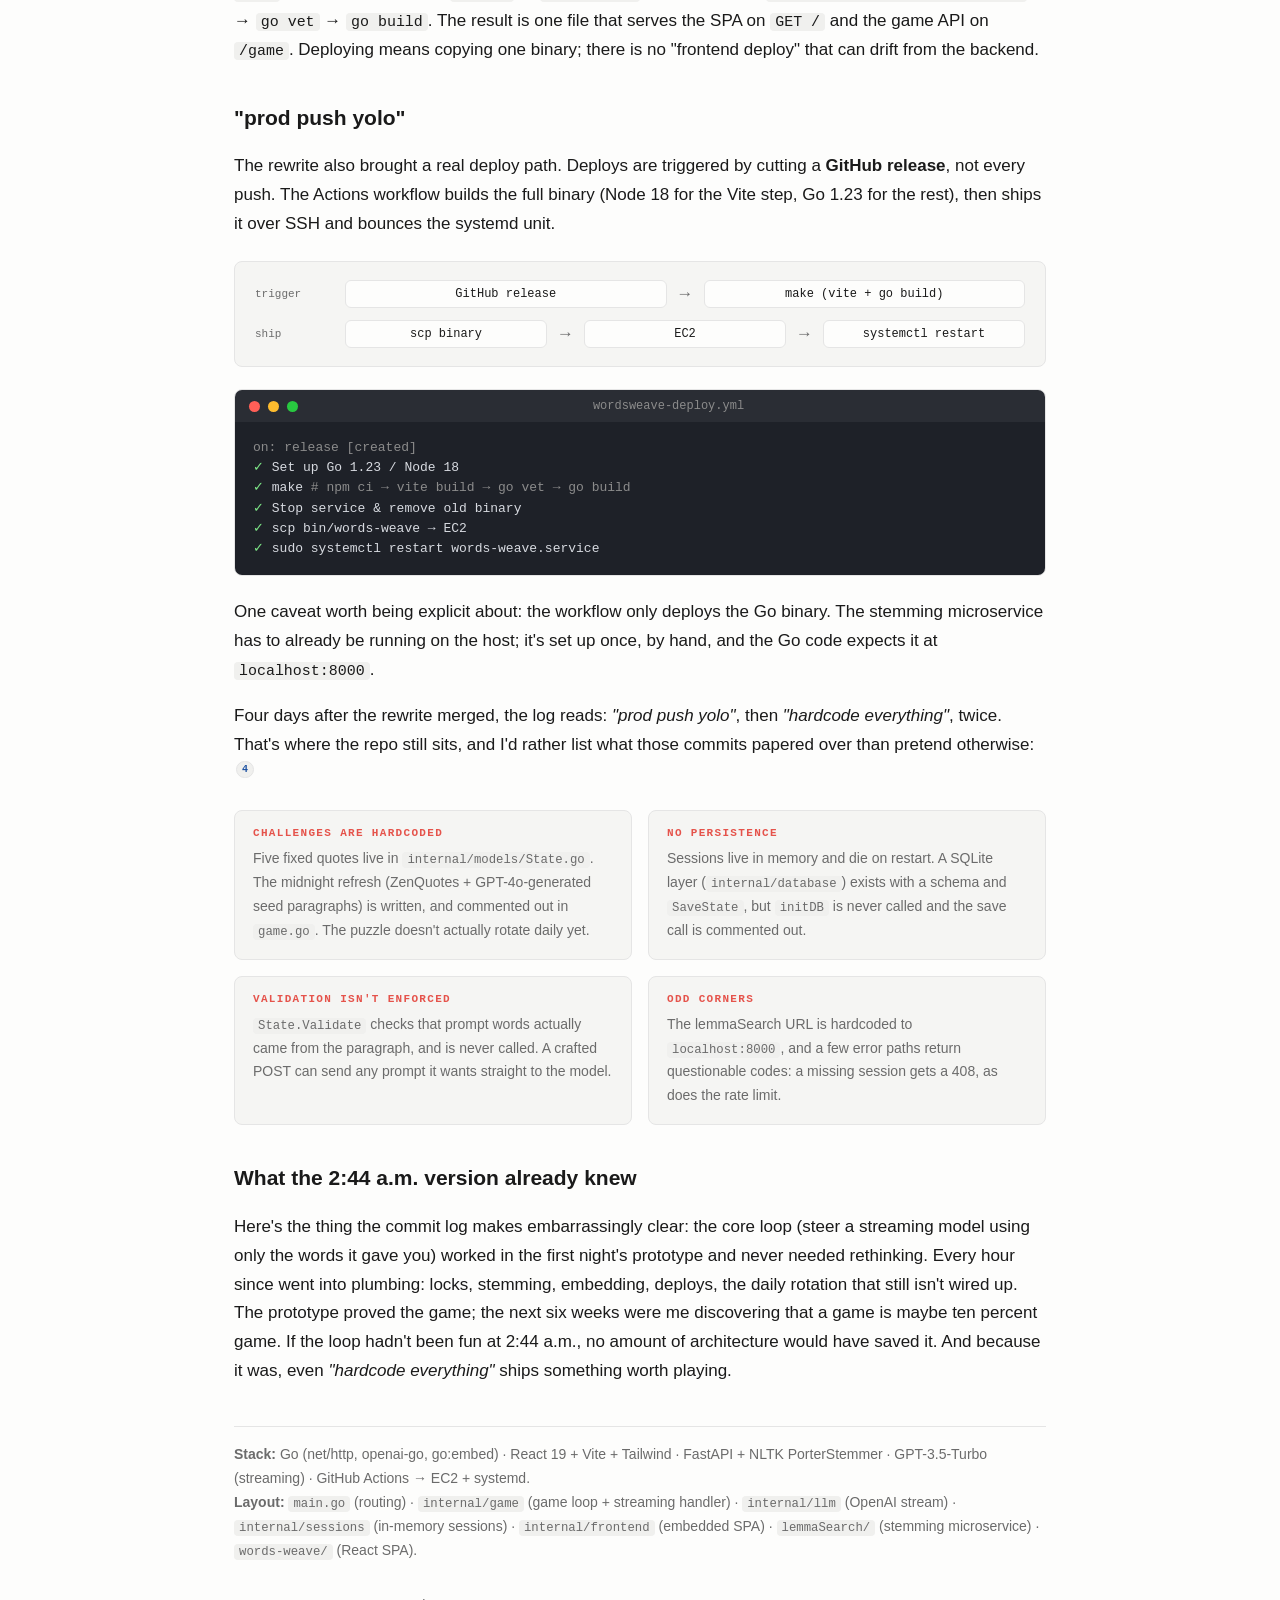
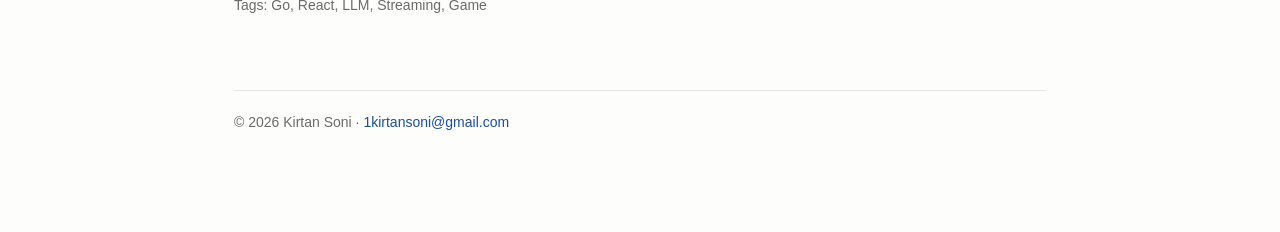
<file: posts/word-weave.html>
<!DOCTYPE html>
<html lang="en">
<head>
  <meta charset="utf-8">
  <meta name="viewport" content="width=device-width, initial-scale=1">
  <title>13 words, 25 attempts, and a deadlock at 1 a.m. — Kirtan Soni</title>
  <meta name="description" content="Word Weave: a word game where you steer a streaming GPT-3.5 completion toward a quote you&#x27;re never allowed to type. Prototyped at 2:44 a.m., deadlocked the first time someone won, rewritten five weeks after its &quot;final prod version&quot; into a single Go binary.">
  <link rel="stylesheet" href="../style.css">
  <link rel="alternate" type="application/rss+xml" title="Kirtan Soni — Writing" href="../feed.xml">
  <link rel="canonical" href="https://kirtansoni.com/posts/word-weave.html">
  <meta property="og:site_name" content="Kirtan Soni">
  <meta property="og:title" content="13 words, 25 attempts, and a deadlock at 1 a.m.">
  <meta property="og:description" content="Word Weave: a word game where you steer a streaming GPT-3.5 completion toward a quote you&#x27;re never allowed to type. Prototyped at 2:44 a.m., deadlocked the first time someone won, rewritten five weeks after its &quot;final prod version&quot; into a single Go binary.">
  <meta property="og:url" content="https://kirtansoni.com/posts/word-weave.html">
  <meta property="og:type" content="article">
  <meta property="og:image" content="https://kirtansoni.com/assets/me.jpg">
  <meta name="twitter:card" content="summary">
  <meta name="twitter:image" content="https://kirtansoni.com/assets/me.jpg">
  <meta name="author" content="Kirtan Soni">
  <link rel="icon" type="image/svg+xml" href="/assets/favicon.svg">
  <link rel="icon" type="image/png" href="/assets/favicon.png">
  <link rel="apple-touch-icon" href="/assets/apple-touch-icon.png">
  <meta property="article:published_time" content="2026-02-22">
  <script type="application/ld+json">{"@context": "https://schema.org", "@type": "BlogPosting", "headline": "13 words, 25 attempts, and a deadlock at 1 a.m.", "description": "Word Weave: a word game where you steer a streaming GPT-3.5 completion toward a quote you're never allowed to type. Prototyped at 2:44 a.m., deadlocked the first time someone won, rewritten five weeks after its \"final prod version\" into a single Go binary.", "datePublished": "2026-02-22", "url": "https://kirtansoni.com/posts/word-weave.html", "author": {"@type": "Person", "name": "Kirtan Soni", "url": "https://kirtansoni.com"}}</script>
  <script data-goatcounter="https://kirtansoni.goatcounter.com/count" async src="//gc.zgo.at/count.js"></script>
  <script>(function(){try{var t=localStorage.getItem('theme');if(t)document.documentElement.setAttribute('data-theme',t);}catch(e){}})();</script>
</head>
<body>
<div class="wrap">

  <header class="site">
    <a class="name" href="../index.html">Kirtan Soni</a>
    <nav>
      <a href="../index.html">Home</a>
      <a href="../writing.html" class="active">Writing</a>
      <a href="../projects.html">Projects</a>
      <a href="../tools.html">Tools</a>
      <button class="theme-toggle" type="button" aria-label="Toggle theme">☾</button>
    </nav>
  </header>

  <a class="back" href="../writing.html">← All writing</a>

  <article>
    <h1>13 words, 25 attempts, and a deadlock at 1 a.m.</h1>
    <p class="post-meta">Feb 22, 2026 · 6 min read</p>

<p class="lede">The second commit in this repo is called <i>"working prototype"</i> and is timestamped 2:44 a.m. It contains a word game with one rule: you can never type the quote you're trying to produce. You pick words from a paragraph GPT-3.5 just wrote, send them back as a prompt, and watch the next completion stream in, hoping the right words fall out. <span class="pill">go + react</span> <span class="pill">token streaming</span></p>
<p>
That rule worked on night one. Almost nothing else did. This is the story of the deadlock that hit
the first time someone won, the model downgrade with the best commit message I've ever written, and
why the project's last two commits are both called <i>"hardcode everything."</i>
</p>
<h2>You never get to type the answer</h2>
<p>
You're shown a target quote and a seed paragraph. You select up to <b>13 words</b> from the
paragraph (click to pick, drag the bubbles to reorder), and that word salad becomes your prompt.
The backend streams a fresh paragraph back from GPT-3.5-Turbo, and every word of the quote that
appears in the generated text lights up green. Light up the whole quote within <b>25 attempts</b>
and you win, unlocking the next challenge.
</p>
<figure>
  <img src="../assets/ww-selecting-word.gif" alt="Selecting words from the paragraph to build a prompt">
  <figcaption>Building a prompt: words you click leave the paragraph and become draggable bubbles. Hard cap of 13.</figcaption>
</figure>
<p>
The fun is the indirection. Say the quote needs the word "rope." You can't type it; you have to
find words in the current paragraph that make the model <i>likely</i> to say "rope," and the
model's output becomes your <b>next</b> word pool. The LLM is both the obstacle and the only tool
you have. But for that loop to be a game at all, the model has to actually play along, and
GPT-3.5's first instinct, handed a bag of 13 disconnected words, is to ask what you mean.
</p>
<div class="decision">
  <b>Decision: the model is an autocomplete, not a chatbot.</b> The system prompt forces it into
  pure-completion mode: <i>"don't ask any questions, you are an autocomplete feature that will
  generate a sentence of 100 words from the given words."</i> Capped at 150 tokens, fixed seed.
  Without that, every attempt costs the player a clarifying question instead of a paragraph,
  which kills the game.
</div>
<div class="stats">
  <div class="stat">
    <div class="stat-num">13</div>
    <div class="stat-label">max words per prompt</div>
  </div>
  <div class="stat">
    <div class="stat-num">25</div>
    <div class="stat-label">attempts per challenge</div>
  </div>
  <div class="stat">
    <div class="stat-num">150</div>
    <div class="stat-label">max tokens per completion</div>
  </div>
</div>
<h2>It deadlocked the first time someone won</h2>
<p>
The 2:44 a.m. prototype was a single <code>main.go</code> (it would eventually swell to
<b>864 lines</b>) holding sessions in a map behind a <code>sync.RWMutex</code>. Winning a
challenge called <code>ServeNextChallenge</code>, which took the read lock, then called
<code>CreateSession</code>, which took the <i>write</i> lock on the same mutex. Go's
<code>RWMutex</code> won't grant a writer while a reader is active, including when the reader is
you. The goroutine waited on itself forever. So the game worked perfectly right up until somebody
won, and then the server quietly stopped answering.<span class="sn"><label class="sn-pill" for="sn-word-idk"></label><input class="sn-toggle" type="checkbox" id="sn-word-idk"><span class="sn-note">The fix landed at 00:53 the next night, in a commit whose message ends "althought idk if its working." It was working. The confidence came later.</span></span>
</p>
<p>
The other thing the first 24 hours fixed was the bill. The prototype called GPT-4o, which is a
lot of model for the job of free-associating from 13 words. That evening it became
GPT-3.5-Turbo.<span class="sn"><label class="sn-pill" for="sn-word-53104"></label><input class="sn-toggle" type="checkbox" id="sn-word-53104"><span class="sn-note">Commit message, verbatim: "using 3.5 instead of 4o for saving 53104$". I did not have $53,104 at stake. The number was a vibe.</span></span>
A cheaper model isn't just thrift here: a dumber autocomplete is arguably a fairer opponent.
</p>
<h2>Tokens, while they're hot</h2>
<p>
The part I cared most about getting right, from the prototype onward: the player should see tokens
appear the moment the model produces them, not a spinner followed by a paragraph. The whole path is
streaming: no buffering stage anywhere.
</p>
<div class="pipe">
  <span class="box">OpenAI stream</span><span class="arr">→</span>
  <span class="box">openai-go iterator</span><span class="arr">→</span>
  <span class="box">Go channel</span><span class="arr">→</span>
  <span class="box">http.Flusher</span><span class="arr">→</span>
  <span class="box">chunked HTTP</span><span class="arr">→</span>
  <span class="box">ReadableStream</span><span class="arr">→</span>
  <span class="box">React re-render</span>
</div>
<p>
On the Go side, <code>POST /game</code> spins up a goroutine that consumes the OpenAI stream and
pushes each delta onto a buffered channel; the handler drains the channel, writing and flushing
each chunk over chunked transfer encoding:
</p>
<pre><code>chunks := make(chan string, 10)
go func() { content = llm.StreamingLLM(req.Input, r.Context(), chunks) }()
for chunk := range chunks {
    fmt.Fprint(w, chunk)
    w.(http.Flusher).Flush()      // push the token to the browser now
}</code></pre>
<p>
The channel close doubles as the "stream finished" signal; that's when the handler runs the word
match and updates the session, so the green letters update right as the text stops moving. On the
browser side there's no SSE library, just the raw fetch reader:
</p>
<pre><code>const reader = response.body.getReader();
const decoder = new TextDecoder();
while (true) {
  const { done, value } = await reader.read();
  if (done) break;
  streamedText += decoder.decode(value, { stream: true });
  setParagraph(streamedText);   // re-split into clickable words every chunk
}</code></pre>
<p>
A subtle consequence: the paragraph is re-tokenized into clickable word spans on <i>every chunk</i>,
so the word pool you'll pick from next attempt is literally assembling in front of you as the model
writes it.
</p>
<figure>
  <img src="../assets/ww-submit.gif" alt="Submitting a prompt and watching the completion stream in">
  <figcaption>Submit → tokens stream in over chunked HTTP, the paragraph rebuilds live, then matches light up.</figcaption>
</figure>
<div class="decision">
  <b>Decision: sessions in memory, rate-limited by timestamp.</b> Sessions are a UUID in an
  HttpOnly cookie mapped to state in a <code>map</code> behind that same <code>RWMutex</code>. Each
  session's <code>LastAccessed</code> doubles as a rate limiter: a second LLM call within 3 seconds
  is rejected. Crude, but it caps the OpenAI bill per player without any infra.
</div>
<h2>"Cat" should not solve "category"</h2>
<p>
The prototype decided whether a quote word was matched with <code>strings.Contains</code>,
plain substring matching. That fails in both directions: it hands out freebies whenever a quote word
hides inside a longer one, and it gives the player nothing when the quote says <i>"dreams"</i> and
the model generates <i>"dreaming"</i>, even though steering the model to <i>dream</i>-anything was
the entire hard part.<span class="sn"><label class="sn-pill" for="sn-word-europe"></label><input class="sn-toggle" type="checkbox" id="sn-word-europe"><span class="sn-note">My favorite freebie: the quote word "rope" lights up the moment the model mentions Europe.</span></span>
</p>
<p>
The fix that shipped with the rewrite is a <b>Porter stemmer</b>: a small FastAPI microservice
(<code>lemmaSearch/server.py</code>, NLTK) that stems both word lists and returns matched index
pairs. The Go server calls it after each completed stream and flips the matched quote indices to
solved in the session's progress array.
</p>
<pre><code>POST /find-common-words
{ "content": ["dreaming", ...], "challenge_words": ["dreams", ...] }
→ { "matched_indices": [[0, 0], ...] }   # content idx, quote idx</code></pre>
<figure>
  <img src="../assets/ww-lit.png" alt="Quote words lit up green as they are matched">
  <figcaption>Progress on the quote: stem-matched words light up green and stay solved across attempts.</figcaption>
</figure>
<h2>Five weeks after "final prod version"</h2>
<p>
On February 4 I shipped a commit called <i>"final prod version"</i> and stopped. On March 7 I came
back and wrote two commits in a row, both called <i>"rewrite."</i> The 864-line
<code>main.go</code> became a thin router over <code>internal/</code> packages (game loop, LLM
client, sessions, models, frontend), and the React SPA stopped being a separate deployable
entirely. The Vite build output is compiled <b>into the Go binary</b> with <code>go:embed</code>:
</p>
<pre><code>//go:embed reactbuild
var reactDist embed.FS
// http.FileServer(http.FS(dist)) — same process, same port</code></pre>
<p>
<code>make</code> runs the whole chain: <code>npm ci</code> → <code>vite build</code> (output lands
in <code>internal/frontend/reactbuild</code>) → <code>go vet</code> → <code>go build</code>. The
result is one file that serves the SPA on <code>GET /</code> and the game API on <code>/game</code>.
Deploying means copying one binary; there is no "frontend deploy" that can drift from the backend.
</p>
<h2>"prod push yolo"</h2>
<p>
The rewrite also brought a real deploy path. Deploys are triggered by cutting a <b>GitHub
release</b>, not every push. The Actions workflow builds the full binary (Node 18 for the Vite
step, Go 1.23 for the rest), then ships it over SSH and bounces the systemd unit.
</p>
<div class="flow">
  <div class="flow-row">
    <span class="flow-label">trigger</span>
    <span class="box">GitHub release</span><span class="arr">→</span>
    <span class="box">make (vite + go build)</span>
  </div>
  <div class="flow-row">
    <span class="flow-label">ship</span>
    <span class="box">scp binary</span><span class="arr">→</span>
    <span class="box">EC2</span><span class="arr">→</span>
    <span class="box">systemctl restart</span>
  </div>
</div>
<div class="term-window">
  <div class="term-bar"><span class="dot dot-r"></span><span class="dot dot-y"></span><span class="dot dot-g"></span><span class="term-title">wordsweave-deploy.yml</span></div>
  <div class="term">
<span class="m">on: release [created]</span><br>
<span class="g">✓</span> Set up Go 1.23 / Node 18<br>
<span class="g">✓</span> make <span class="m"># npm ci → vite build → go vet → go build</span><br>
<span class="g">✓</span> Stop service &amp; remove old binary<br>
<span class="g">✓</span> scp bin/words-weave → EC2<br>
<span class="g">✓</span> sudo systemctl restart words-weave.service
  </div>
</div>
<p>
One caveat worth being explicit about: the workflow only deploys the Go binary. The stemming
microservice has to already be running on the host; it's set up once, by hand, and the Go code
expects it at <code>localhost:8000</code>.
</p>
<p>
Four days after the rewrite merged, the log reads: <i>"prod push yolo"</i>, then <i>"hardcode
everything"</i>, twice. That's where the repo still sits, and I'd rather list what those commits
papered over than pretend otherwise:<span class="sn"><label class="sn-pill" for="sn-word-validate"></label><input class="sn-toggle" type="checkbox" id="sn-word-validate"><span class="sn-note">The prototype actually called <code>Validate</code> on every prompt. The rewrite is where it got lost; rewrites delete bugs and features with equal enthusiasm.</span></span>
</p>
<div class="cardgrid">
  <div class="card">
    <div class="card-label bad">Challenges are hardcoded</div>
    <p>Five fixed quotes live in <code>internal/models/State.go</code>. The midnight refresh (ZenQuotes + GPT-4o-generated seed paragraphs) is written, and commented out in <code>game.go</code>. The puzzle doesn't actually rotate daily yet.</p>
  </div>
  <div class="card">
    <div class="card-label bad">No persistence</div>
    <p>Sessions live in memory and die on restart. A SQLite layer (<code>internal/database</code>) exists with a schema and <code>SaveState</code>, but <code>initDB</code> is never called and the save call is commented out.</p>
  </div>
  <div class="card">
    <div class="card-label bad">Validation isn't enforced</div>
    <p><code>State.Validate</code> checks that prompt words actually came from the paragraph, and is never called. A crafted POST can send any prompt it wants straight to the model.</p>
  </div>
  <div class="card">
    <div class="card-label bad">Odd corners</div>
    <p>The lemmaSearch URL is hardcoded to <code>localhost:8000</code>, and a few error paths return questionable codes: a missing session gets a 408, as does the rate limit.</p>
  </div>
</div>
<h2>What the 2:44 a.m. version already knew</h2>
<p>
Here's the thing the commit log makes embarrassingly clear: the core loop (steer a streaming
model using only the words it gave you) worked in the first night's prototype and never needed
rethinking. Every hour since went into plumbing: locks, stemming, embedding, deploys, the daily
rotation that still isn't wired up. The prototype proved the game; the next six weeks were me
discovering that a game is maybe ten percent game. If the loop hadn't been fun at 2:44 a.m., no
amount of architecture would have saved it. And because it was, even <i>"hardcode everything"</i>
ships something worth playing.
</p>
<div class="colophon">
  <b>Stack:</b> Go (net/http, openai-go, go:embed) · React 19 + Vite + Tailwind · FastAPI + NLTK
  PorterStemmer · GPT-3.5-Turbo (streaming) · GitHub Actions → EC2 + systemd.<br>
  <b>Layout:</b>
  <code>main.go</code> (routing) ·
  <code>internal/game</code> (game loop + streaming handler) ·
  <code>internal/llm</code> (OpenAI stream) ·
  <code>internal/sessions</code> (in-memory sessions) ·
  <code>internal/frontend</code> (embedded SPA) ·
  <code>lemmaSearch/</code> (stemming microservice) ·
  <code>words-weave/</code> (React SPA).
</div>
    <p class="tags">Tags: Go, React, LLM, Streaming, Game</p>
  </article>

  <footer class="site">
    © 2026 Kirtan Soni · <a href="mailto:1kirtansoni@gmail.com">1kirtansoni@gmail.com</a>
  </footer>

</div>
<script src="../site.js"></script>
</body>
</html>
</file>
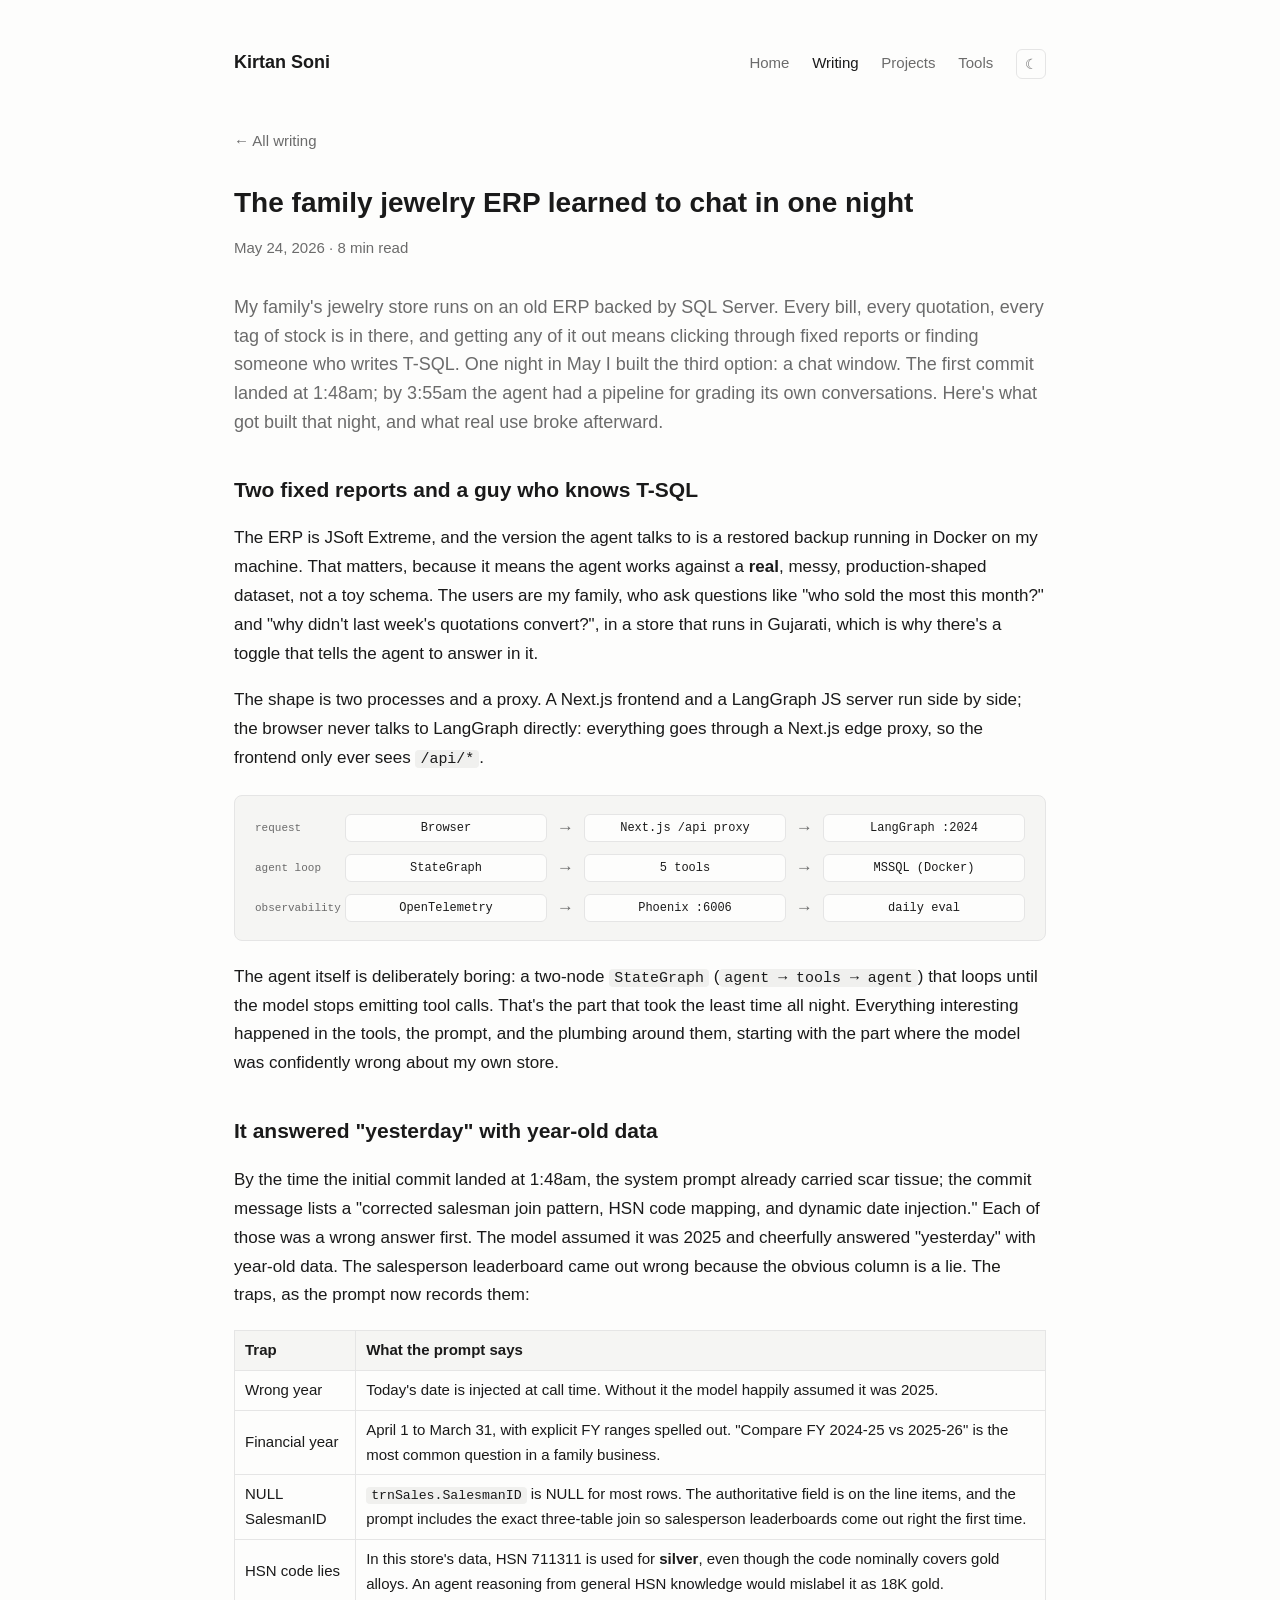
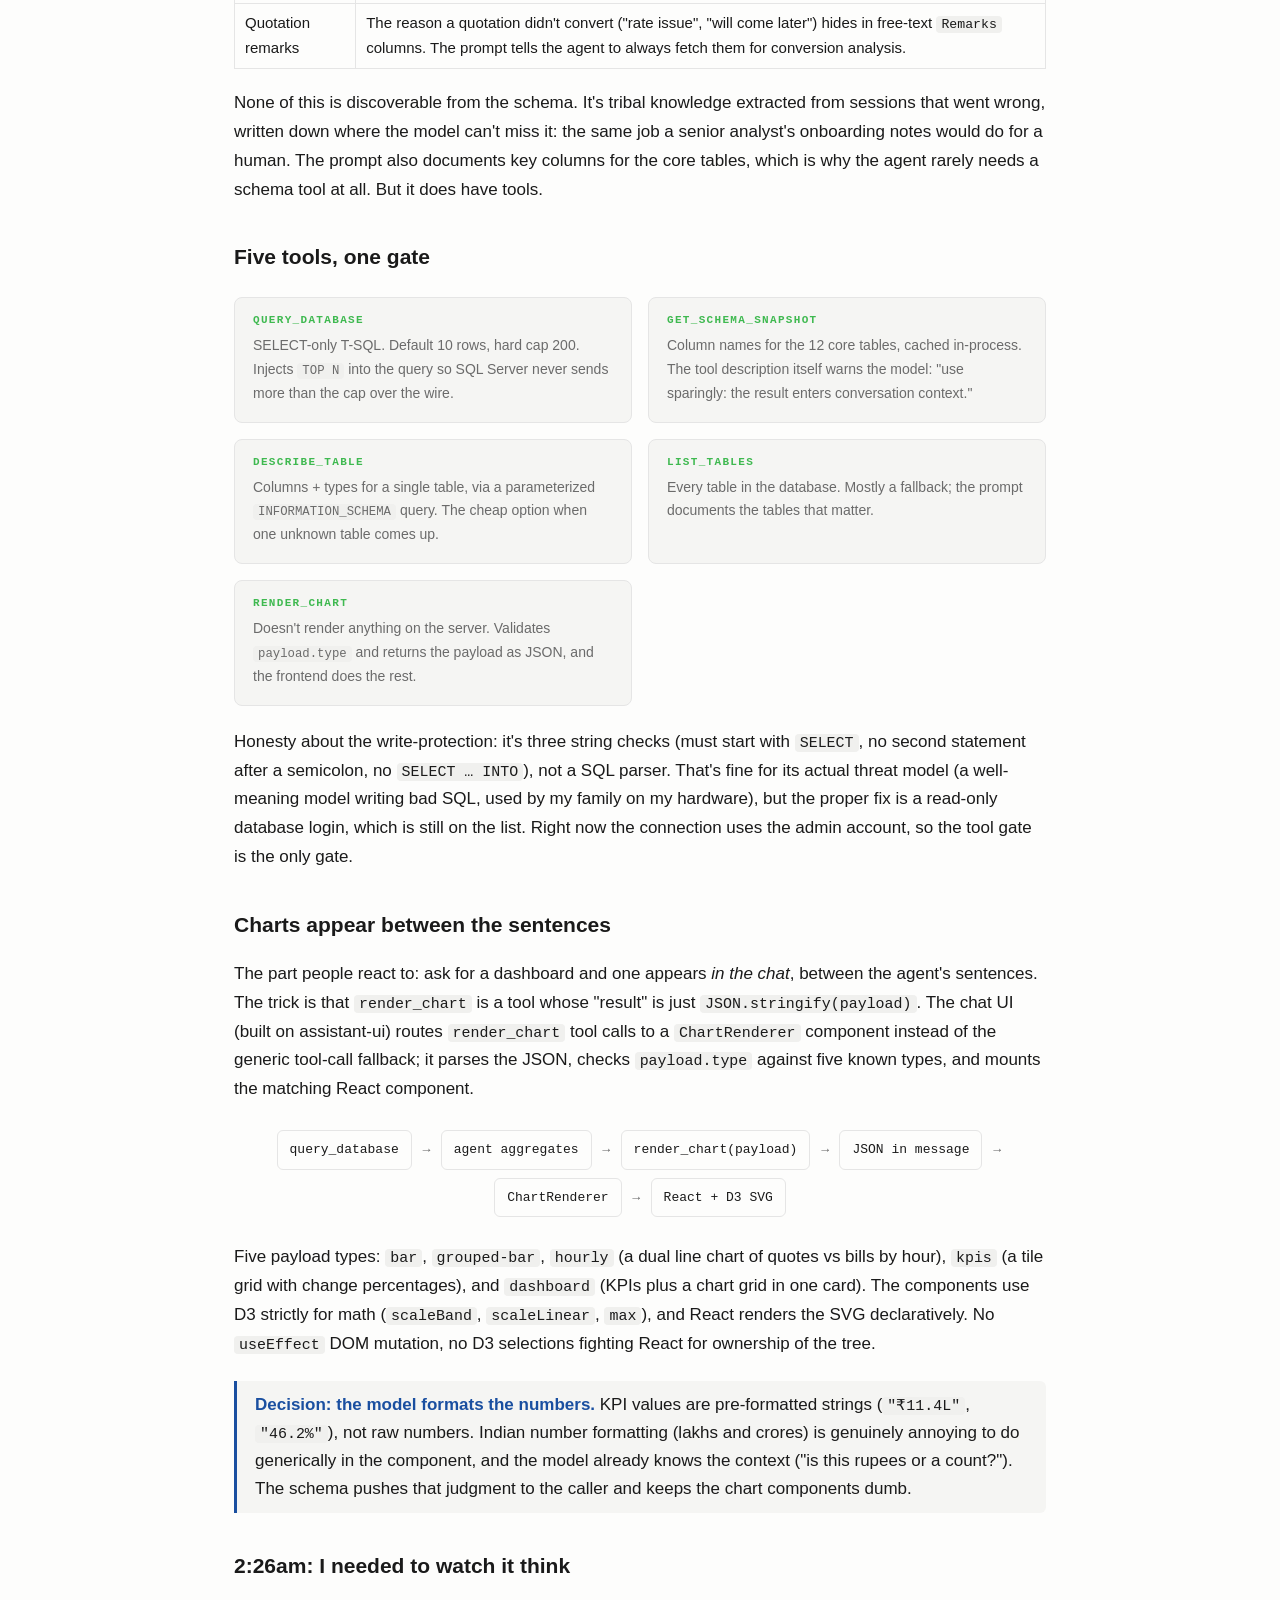
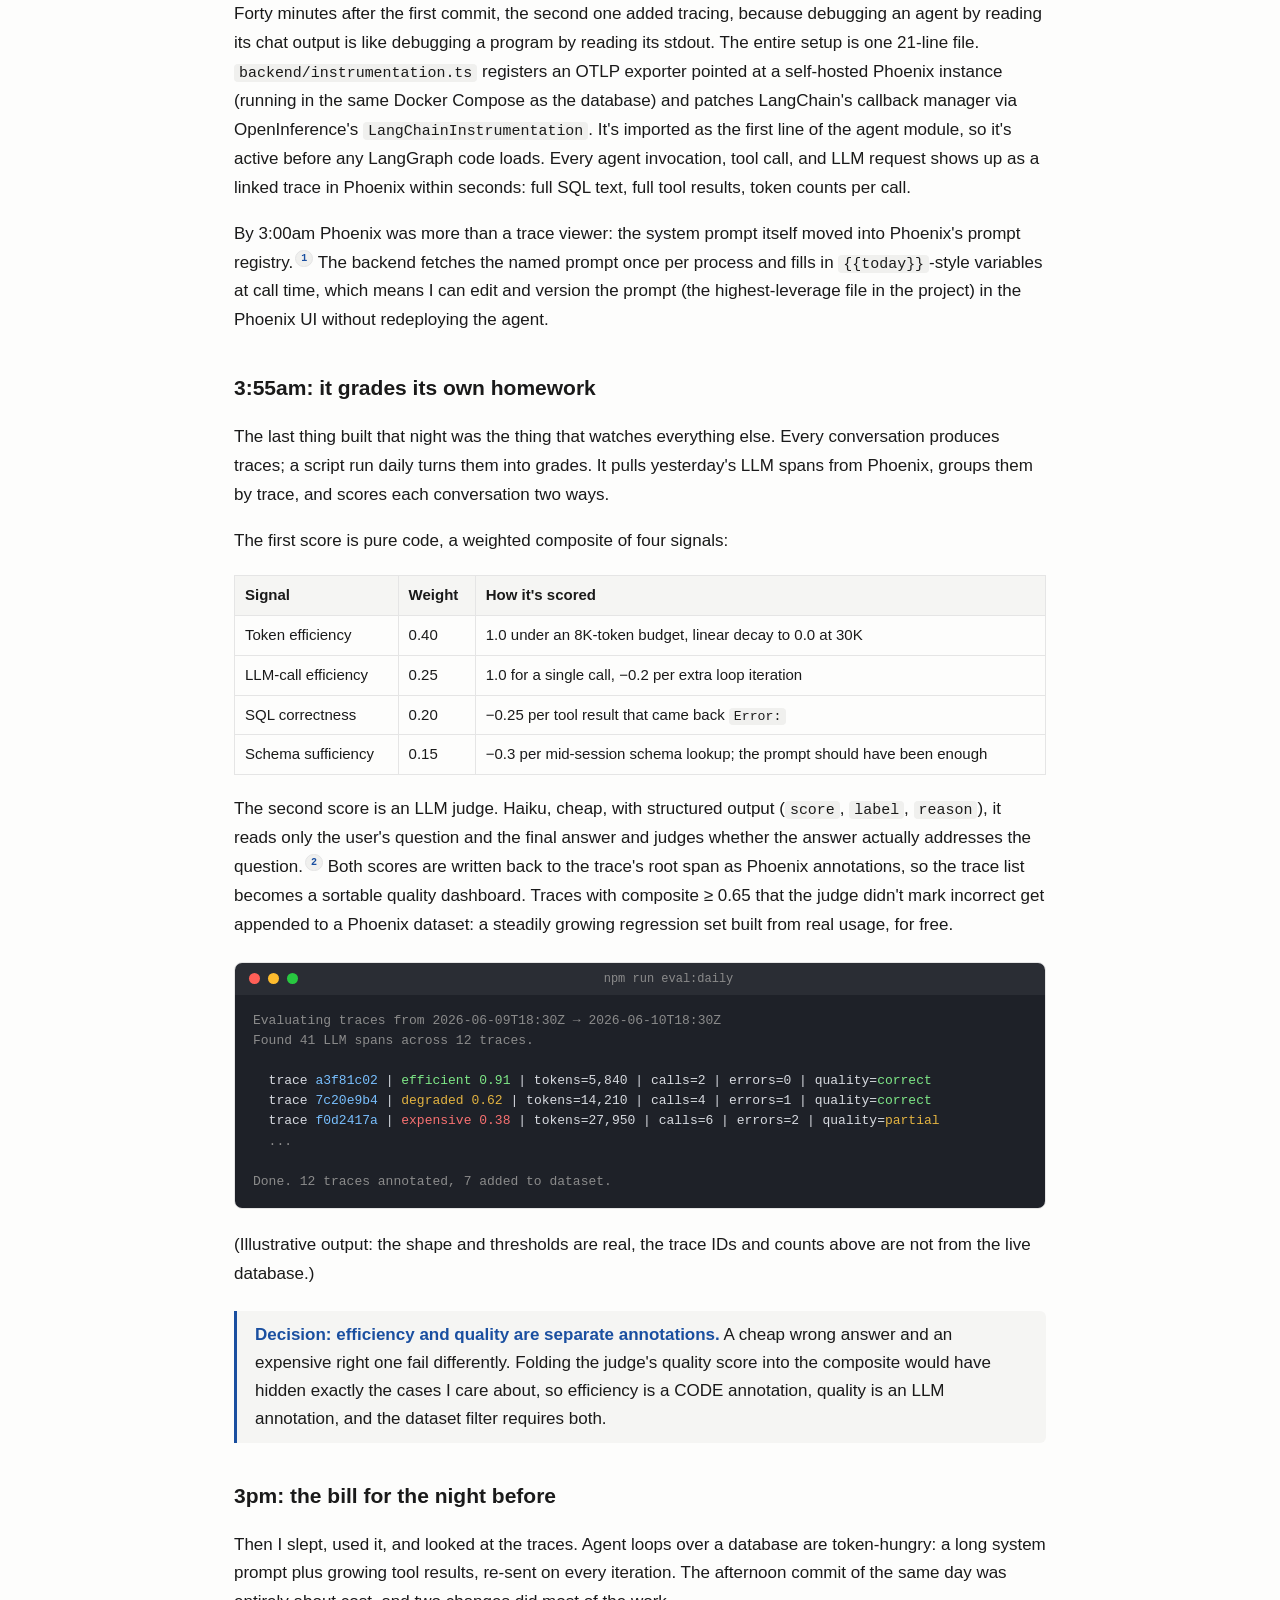
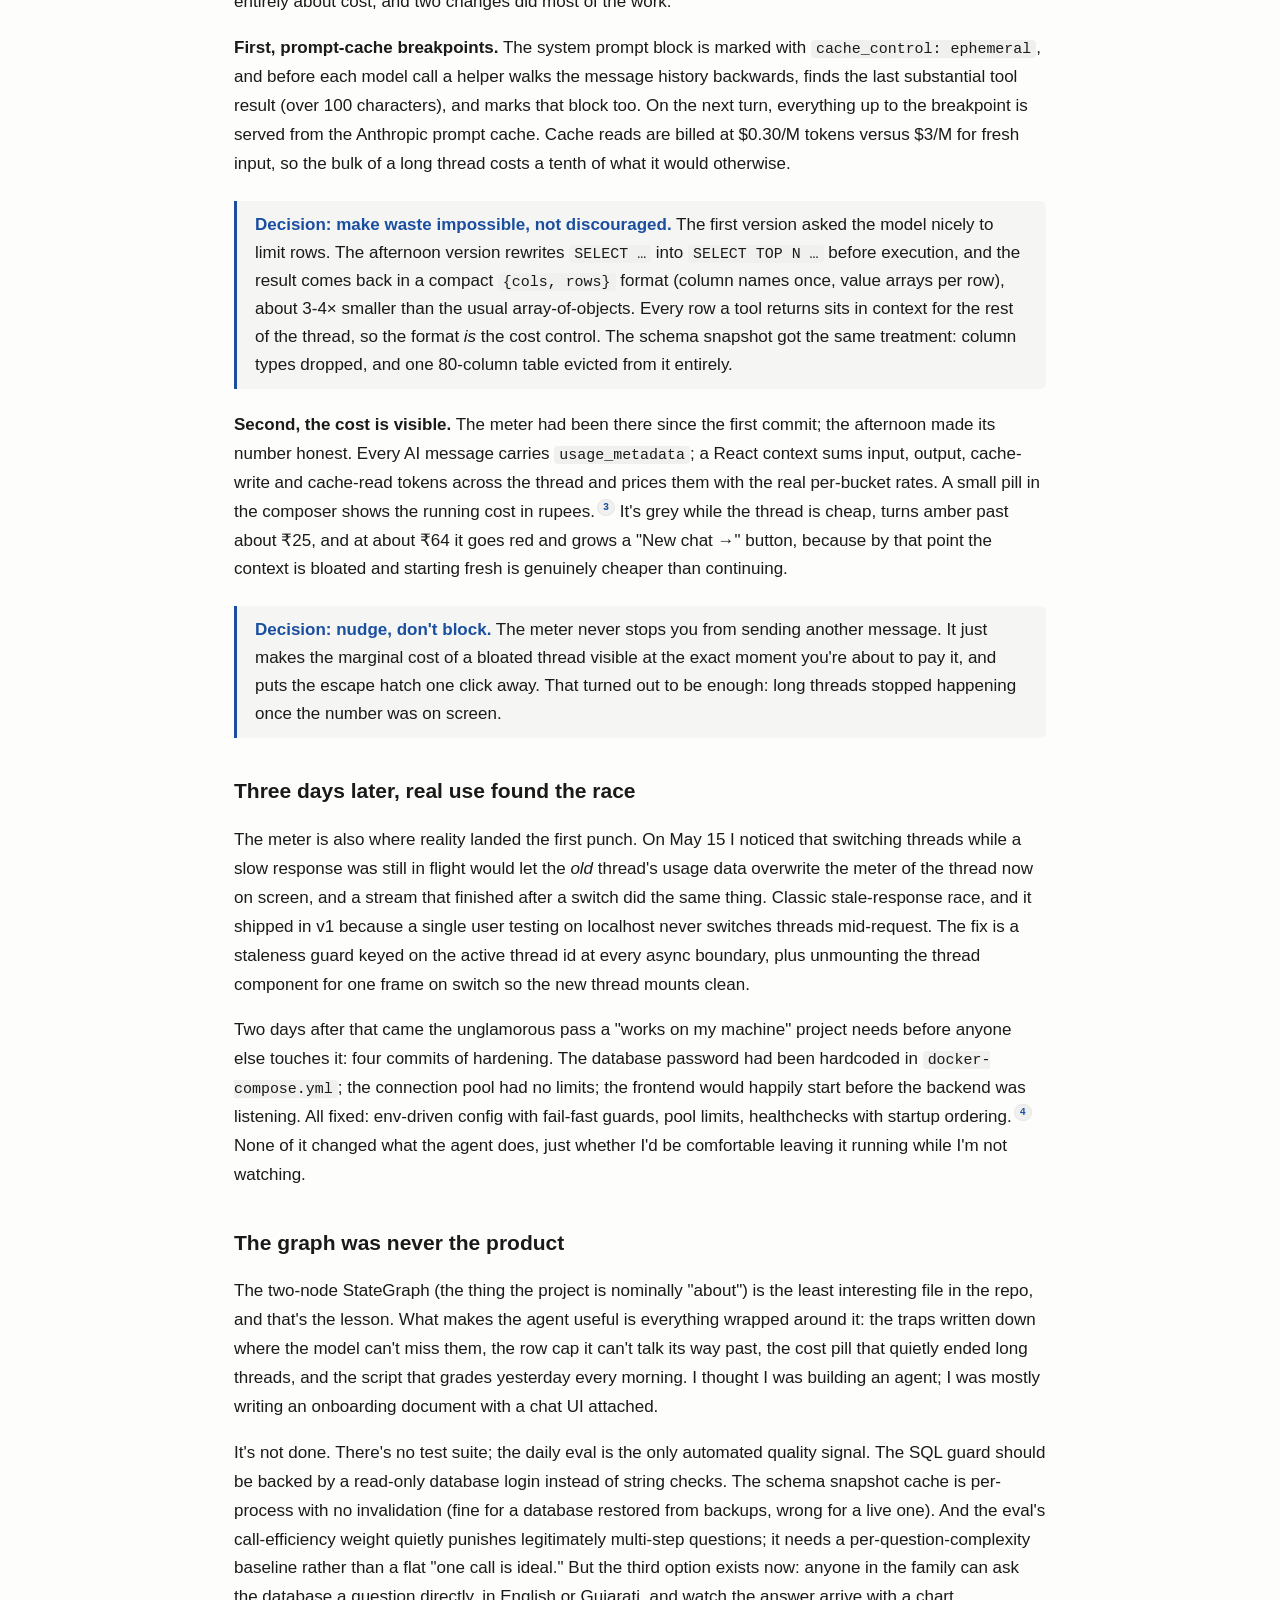
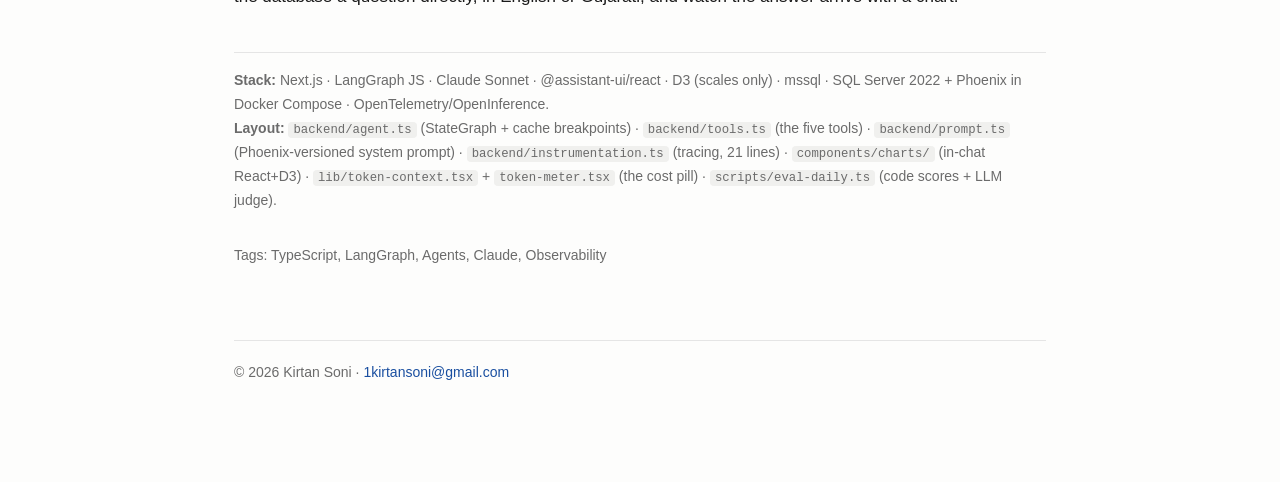
<file: posts/xeno-chat.html>
<!DOCTYPE html>
<html lang="en">
<head>
  <meta charset="utf-8">
  <meta name="viewport" content="width=device-width, initial-scale=1">
  <title>The family jewelry ERP learned to chat in one night — Kirtan Soni</title>
  <meta name="description" content="Xeno Chat, built in one overnight session on May 12: a LangGraph agent over my family&#x27;s retail SQL Server that answers plain-English questions, draws charts mid-conversation, shows its running cost in rupees, and grades its own answers every morning.">
  <link rel="stylesheet" href="../style.css">
  <link rel="alternate" type="application/rss+xml" title="Kirtan Soni — Writing" href="../feed.xml">
  <link rel="canonical" href="https://kirtansoni.com/posts/xeno-chat.html">
  <meta property="og:site_name" content="Kirtan Soni">
  <meta property="og:title" content="The family jewelry ERP learned to chat in one night">
  <meta property="og:description" content="Xeno Chat, built in one overnight session on May 12: a LangGraph agent over my family&#x27;s retail SQL Server that answers plain-English questions, draws charts mid-conversation, shows its running cost in rupees, and grades its own answers every morning.">
  <meta property="og:url" content="https://kirtansoni.com/posts/xeno-chat.html">
  <meta property="og:type" content="article">
  <meta property="og:image" content="https://kirtansoni.com/assets/me.jpg">
  <meta name="twitter:card" content="summary">
  <meta name="twitter:image" content="https://kirtansoni.com/assets/me.jpg">
  <meta name="author" content="Kirtan Soni">
  <link rel="icon" type="image/svg+xml" href="/assets/favicon.svg">
  <link rel="icon" type="image/png" href="/assets/favicon.png">
  <link rel="apple-touch-icon" href="/assets/apple-touch-icon.png">
  <meta property="article:published_time" content="2026-05-24">
  <script type="application/ld+json">{"@context": "https://schema.org", "@type": "BlogPosting", "headline": "The family jewelry ERP learned to chat in one night", "description": "Xeno Chat, built in one overnight session on May 12: a LangGraph agent over my family's retail SQL Server that answers plain-English questions, draws charts mid-conversation, shows its running cost in rupees, and grades its own answers every morning.", "datePublished": "2026-05-24", "url": "https://kirtansoni.com/posts/xeno-chat.html", "author": {"@type": "Person", "name": "Kirtan Soni", "url": "https://kirtansoni.com"}}</script>
  <script data-goatcounter="https://kirtansoni.goatcounter.com/count" async src="//gc.zgo.at/count.js"></script>
  <script>(function(){try{var t=localStorage.getItem('theme');if(t)document.documentElement.setAttribute('data-theme',t);}catch(e){}})();</script>
</head>
<body>
<div class="wrap">

  <header class="site">
    <a class="name" href="../index.html">Kirtan Soni</a>
    <nav>
      <a href="../index.html">Home</a>
      <a href="../writing.html" class="active">Writing</a>
      <a href="../projects.html">Projects</a>
      <a href="../tools.html">Tools</a>
      <button class="theme-toggle" type="button" aria-label="Toggle theme">☾</button>
    </nav>
  </header>

  <a class="back" href="../writing.html">← All writing</a>

  <article>
    <h1>The family jewelry ERP learned to chat in one night</h1>
    <p class="post-meta">May 24, 2026 · 8 min read</p>

<p class="lede">My family's jewelry store runs on an old ERP backed by SQL Server. Every bill, every quotation, every tag of stock is in there, and getting any of it out means clicking through fixed reports or finding someone who writes T-SQL. One night in May I built the third option: a chat window. The first commit landed at 1:48am; by 3:55am the agent had a pipeline for grading its own conversations. Here's what got built that night, and what real use broke afterward.</p>
<h2>Two fixed reports and a guy who knows T-SQL</h2>
<p>
The ERP is JSoft Extreme, and the version the agent talks to is a restored backup running in
Docker on my machine. That matters, because it means the agent works against a <b>real</b>,
messy, production-shaped dataset, not a toy schema. The users are my family, who ask questions
like "who sold the most this month?" and "why didn't last week's quotations convert?", in a
store that runs in Gujarati, which is why there's a toggle that tells the agent to answer in it.
</p>
<p>
The shape is two processes and a proxy. A Next.js frontend and a LangGraph JS server run side
by side; the browser never talks to LangGraph directly: everything goes through a Next.js edge
proxy, so the frontend only ever sees <code>/api/*</code>.
</p>
<div class="flow">
  <div class="flow-row">
    <span class="flow-label">request</span>
    <span class="box">Browser</span><span class="arr">→</span>
    <span class="box">Next.js /api proxy</span><span class="arr">→</span>
    <span class="box">LangGraph :2024</span>
  </div>
  <div class="flow-row">
    <span class="flow-label">agent loop</span>
    <span class="box">StateGraph</span><span class="arr">→</span>
    <span class="box">5 tools</span><span class="arr">→</span>
    <span class="box">MSSQL (Docker)</span>
  </div>
  <div class="flow-row">
    <span class="flow-label">observability</span>
    <span class="box">OpenTelemetry</span><span class="arr">→</span>
    <span class="box">Phoenix :6006</span><span class="arr">→</span>
    <span class="box">daily eval</span>
  </div>
</div>
<p>
The agent itself is deliberately boring: a two-node <code>StateGraph</code>
(<code>agent → tools → agent</code>) that loops until the model stops emitting tool calls.
That's the part that took the least time all night. Everything interesting happened in the
tools, the prompt, and the plumbing around them, starting with the part where the model was
confidently wrong about my own store.
</p>
<h2>It answered "yesterday" with year-old data</h2>
<p>
By the time the initial commit landed at 1:48am, the system prompt already carried scar
tissue; the commit message lists a "corrected salesman join pattern, HSN code mapping, and
dynamic date injection." Each of those was a wrong answer first. The model assumed it was 2025
and cheerfully answered "yesterday" with year-old data. The salesperson leaderboard came out
wrong because the obvious column is a lie. The traps, as the prompt now records them:
</p>
<table>
  <tr><th>Trap</th><th>What the prompt says</th></tr>
  <tr><td>Wrong year</td><td>Today's date is injected at call time. Without it the model happily assumed it was 2025.</td></tr>
  <tr><td>Financial year</td><td>April 1 to March 31, with explicit FY ranges spelled out. "Compare FY 2024-25 vs 2025-26" is the most common question in a family business.</td></tr>
  <tr><td>NULL SalesmanID</td><td><code>trnSales.SalesmanID</code> is NULL for most rows. The authoritative field is on the line items, and the prompt includes the exact three-table join so salesperson leaderboards come out right the first time.</td></tr>
  <tr><td>HSN code lies</td><td>In this store's data, HSN 711311 is used for <b>silver</b>, even though the code nominally covers gold alloys. An agent reasoning from general HSN knowledge would mislabel it as 18K gold.</td></tr>
  <tr><td>Quotation remarks</td><td>The reason a quotation didn't convert ("rate issue", "will come later") hides in free-text <code>Remarks</code> columns. The prompt tells the agent to always fetch them for conversion analysis.</td></tr>
</table>
<p>
None of this is discoverable from the schema. It's tribal knowledge extracted from sessions
that went wrong, written down where the model can't miss it: the same job a senior analyst's
onboarding notes would do for a human. The prompt also documents key columns for the core
tables, which is why the agent rarely needs a schema tool at all. But it does have tools.
</p>
<h2>Five tools, one gate</h2>
<div class="cardgrid">
  <div class="card">
    <div class="card-label good">query_database</div>
    <p>SELECT-only T-SQL. Default 10 rows, hard cap 200. Injects <code>TOP N</code> into the query so SQL Server never sends more than the cap over the wire.</p>
  </div>
  <div class="card">
    <div class="card-label good">get_schema_snapshot</div>
    <p>Column names for the 12 core tables, cached in-process. The tool description itself warns the model: "use sparingly: the result enters conversation context."</p>
  </div>
  <div class="card">
    <div class="card-label good">describe_table</div>
    <p>Columns + types for a single table, via a parameterized <code>INFORMATION_SCHEMA</code> query. The cheap option when one unknown table comes up.</p>
  </div>
  <div class="card">
    <div class="card-label good">list_tables</div>
    <p>Every table in the database. Mostly a fallback; the prompt documents the tables that matter.</p>
  </div>
  <div class="card">
    <div class="card-label good">render_chart</div>
    <p>Doesn't render anything on the server. Validates <code>payload.type</code> and returns the payload as JSON, and the frontend does the rest.</p>
  </div>
</div>
<p>
Honesty about the write-protection: it's three string checks (must start with
<code>SELECT</code>, no second statement after a semicolon, no <code>SELECT … INTO</code>),
not a SQL parser. That's fine for its actual threat model (a well-meaning model writing bad SQL,
used by my family on my hardware), but the proper fix is a read-only database login, which is
still on the list. Right now the connection uses the admin account, so the tool gate is the
only gate.
</p>
<h2>Charts appear between the sentences</h2>
<p>
The part people react to: ask for a dashboard and one appears <i>in the chat</i>, between the
agent's sentences. The trick is that <code>render_chart</code> is a tool whose "result" is just
<code>JSON.stringify(payload)</code>. The chat UI (built on assistant-ui) routes
<code>render_chart</code> tool calls to a <code>ChartRenderer</code> component instead of the
generic tool-call fallback; it parses the JSON, checks <code>payload.type</code> against five
known types, and mounts the matching React component.
</p>
<div class="pipe">
  <span class="box">query_database</span><span class="arr">→</span>
  <span class="box">agent aggregates</span><span class="arr">→</span>
  <span class="box">render_chart(payload)</span><span class="arr">→</span>
  <span class="box">JSON in message</span><span class="arr">→</span>
  <span class="box">ChartRenderer</span><span class="arr">→</span>
  <span class="box">React + D3 SVG</span>
</div>
<p>
Five payload types: <code>bar</code>, <code>grouped-bar</code>, <code>hourly</code> (a dual line
chart of quotes vs bills by hour), <code>kpis</code> (a tile grid with change percentages), and
<code>dashboard</code> (KPIs plus a chart grid in one card). The components use D3 strictly for
math (<code>scaleBand</code>, <code>scaleLinear</code>, <code>max</code>), and React renders the
SVG declaratively. No <code>useEffect</code> DOM mutation, no D3 selections fighting React for
ownership of the tree.
</p>
<div class="decision">
  <b>Decision: the model formats the numbers.</b> KPI values are pre-formatted strings
  (<code>"₹11.4L"</code>, <code>"46.2%"</code>), not raw numbers. Indian number formatting
  (lakhs and crores) is genuinely annoying to do generically in the component, and the model
  already knows the context ("is this rupees or a count?"). The schema pushes that judgment to
  the caller and keeps the chart components dumb.
</div>
<h2>2:26am: I needed to watch it think</h2>
<p>
Forty minutes after the first commit, the second one added tracing, because debugging an agent
by reading its chat output is like debugging a program by reading its stdout. The entire setup
is one 21-line file. <code>backend/instrumentation.ts</code> registers an OTLP exporter pointed
at a self-hosted Phoenix instance (running in the same Docker Compose as the database) and
patches LangChain's callback manager via OpenInference's <code>LangChainInstrumentation</code>.
It's imported as the first line of the agent module, so it's active before any LangGraph code
loads. Every agent invocation, tool call, and LLM request shows up as a linked trace in Phoenix
within seconds: full SQL text, full tool results, token counts per call.
</p>
<p>
By 3:00am Phoenix was more than a trace viewer: the system prompt itself moved into Phoenix's
prompt registry.<span class="sn"><label class="sn-pill" for="sn-xeno-fallback"></label><input class="sn-toggle" type="checkbox" id="sn-xeno-fallback"><span class="sn-note">The 3:00am version kept a graceful local fallback if Phoenix was unreachable. The 3:15am version deleted it: a fallback that silently serves a stale prompt is worse than a crash. Phoenix is infra now, same as the database.</span></span>
The backend fetches the named prompt once per process and fills in <code>{{today}}</code>-style
variables at call time, which means I can edit and version the prompt (the highest-leverage
file in the project) in the Phoenix UI without redeploying the agent.
</p>
<h2>3:55am: it grades its own homework</h2>
<p>
The last thing built that night was the thing that watches everything else. Every conversation
produces traces; a script run daily turns them into grades. It pulls yesterday's LLM spans from
Phoenix, groups them by trace, and scores each conversation two ways.
</p>
<p>
The first score is pure code, a weighted composite of four signals:
</p>
<table>
  <tr><th>Signal</th><th>Weight</th><th>How it's scored</th></tr>
  <tr><td>Token efficiency</td><td>0.40</td><td>1.0 under an 8K-token budget, linear decay to 0.0 at 30K</td></tr>
  <tr><td>LLM-call efficiency</td><td>0.25</td><td>1.0 for a single call, −0.2 per extra loop iteration</td></tr>
  <tr><td>SQL correctness</td><td>0.20</td><td>−0.25 per tool result that came back <code>Error:</code></td></tr>
  <tr><td>Schema sufficiency</td><td>0.15</td><td>−0.3 per mid-session schema lookup; the prompt should have been enough</td></tr>
</table>
<p>
The second score is an LLM judge. Haiku, cheap, with structured output
(<code>score</code>, <code>label</code>, <code>reason</code>), it reads only the user's
question and the final answer and judges whether the answer actually addresses the
question.<span class="sn"><label class="sn-pill" for="sn-xeno-judge"></label><input class="sn-toggle" type="checkbox" id="sn-xeno-judge"><span class="sn-note">The judge never sees the SQL or the tool results. It grades the answer, not the work; that's the point, and also why it can be fooled by a confident wrong answer the code score happens to like.</span></span>
Both scores are written back to the trace's root span as Phoenix annotations, so the trace list
becomes a sortable quality dashboard. Traces with composite ≥ 0.65 that the judge didn't mark
incorrect get appended to a Phoenix dataset: a steadily growing regression set built from real
usage, for free.
</p>
<div class="term-window">
  <div class="term-bar"><span class="dot dot-r"></span><span class="dot dot-y"></span><span class="dot dot-g"></span><span class="term-title">npm run eval:daily</span></div>
  <div class="term">
<span class="m">Evaluating traces from 2026-06-09T18:30Z → 2026-06-10T18:30Z</span><br>
<span class="m">Found 41 LLM spans across 12 traces.</span><br>
&nbsp;<br>
&nbsp;&nbsp;trace <span class="b">a3f81c02</span> | <span class="g">efficient 0.91</span> | tokens=5,840 | calls=2 | errors=0 | quality=<span class="g">correct</span><br>
&nbsp;&nbsp;trace <span class="b">7c20e9b4</span> | <span class="y">degraded 0.62</span> | tokens=14,210 | calls=4 | errors=1 | quality=<span class="g">correct</span><br>
&nbsp;&nbsp;trace <span class="b">f0d2417a</span> | <span class="r">expensive 0.38</span> | tokens=27,950 | calls=6 | errors=2 | quality=<span class="y">partial</span><br>
<span class="m">&nbsp;&nbsp;...</span><br>
&nbsp;<br>
<span class="m">Done. 12 traces annotated, 7 added to dataset.</span>
  </div>
</div>
<p>
(Illustrative output: the shape and thresholds are real, the trace IDs and counts above are not
from the live database.)
</p>
<div class="decision">
  <b>Decision: efficiency and quality are separate annotations.</b> A cheap wrong answer and an
  expensive right one fail differently. Folding the judge's quality score into the composite
  would have hidden exactly the cases I care about, so efficiency is a CODE annotation, quality
  is an LLM annotation, and the dataset filter requires both.
</div>
<h2>3pm: the bill for the night before</h2>
<p>
Then I slept, used it, and looked at the traces. Agent loops over a database are token-hungry:
a long system prompt plus growing tool results, re-sent on every iteration. The afternoon
commit of the same day was entirely about cost, and two changes did most of the work.
</p>
<p>
<b>First, prompt-cache breakpoints.</b> The system prompt block is marked with
<code>cache_control: ephemeral</code>, and before each model call a helper walks the message
history backwards, finds the last substantial tool result (over 100 characters), and marks that
block too. On the next turn, everything up to the breakpoint is served from the Anthropic prompt
cache. Cache reads are billed at $0.30/M tokens versus $3/M for fresh input, so the bulk of a
long thread costs a tenth of what it would otherwise.
</p>
<div class="decision">
  <b>Decision: make waste impossible, not discouraged.</b> The first version asked the model
  nicely to limit rows. The afternoon version rewrites <code>SELECT&nbsp;…</code> into
  <code>SELECT TOP&nbsp;N&nbsp;…</code> before execution, and the result comes back in a compact
  <code>{cols, rows}</code> format (column names once, value arrays per row), about 3-4×
  smaller than the usual array-of-objects. Every row a tool returns sits in context for the rest
  of the thread, so the format <i>is</i> the cost control. The schema snapshot got the same
  treatment: column types dropped, and one 80-column table evicted from it entirely.
</div>
<p>
<b>Second, the cost is visible.</b> The meter had been there since the first commit; the
afternoon made its number honest. Every AI message carries <code>usage_metadata</code>; a React
context sums input, output, cache-write and cache-read tokens across the thread and prices them
with the real per-bucket rates. A small pill in the composer shows the running cost in
rupees.<span class="sn"><label class="sn-pill" for="sn-xeno-rupee"></label><input class="sn-toggle" type="checkbox" id="sn-xeno-rupee"><span class="sn-note">At a hardcoded 85 rupees to the dollar. The meter is a behavioral nudge, not an accounting system; if the exchange rate drifts 5%, the amber threshold drifts with it and nobody is harmed.</span></span>
It's grey while the thread is cheap, turns amber past about ₹25, and at about ₹64 it goes red
and grows a "New chat →" button, because by that point the context is bloated and starting
fresh is genuinely cheaper than continuing.
</p>
<div class="decision">
  <b>Decision: nudge, don't block.</b> The meter never stops you from sending another message.
  It just makes the marginal cost of a bloated thread visible at the exact moment you're about
  to pay it, and puts the escape hatch one click away. That turned out to be enough: long
  threads stopped happening once the number was on screen.
</div>
<h2>Three days later, real use found the race</h2>
<p>
The meter is also where reality landed the first punch. On May 15 I noticed that switching
threads while a slow response was still in flight would let the <i>old</i> thread's usage data
overwrite the meter of the thread now on screen, and a stream that finished after a switch did
the same thing. Classic stale-response race, and it shipped in v1 because a single user testing
on localhost never switches threads mid-request. The fix is a staleness guard keyed on the
active thread id at every async boundary, plus unmounting the thread component for one frame on
switch so the new thread mounts clean.
</p>
<p>
Two days after that came the unglamorous pass a "works on my machine" project needs before
anyone else touches it: four commits of hardening. The database password had been hardcoded in
<code>docker-compose.yml</code>; the connection pool had no limits; the frontend would happily
start before the backend was listening. All fixed: env-driven config with fail-fast guards,
pool limits, healthchecks with startup
ordering.<span class="sn"><label class="sn-pill" for="sn-xeno-sa"></label><input class="sn-toggle" type="checkbox" id="sn-xeno-sa"><span class="sn-note">Almost all fixed: a literal SA password survived in the setup script and docs for weeks after this pass. The last hardcoded credential didn't leave the repo until mid-June.</span></span>
None of it changed what the agent does, just whether I'd be comfortable leaving it running
while I'm not watching.
</p>
<h2>The graph was never the product</h2>
<p>
The two-node StateGraph (the thing the project is nominally "about") is the least interesting
file in the repo, and that's the lesson. What makes the agent useful is everything wrapped
around it: the traps written down where the model can't miss them, the row cap it can't talk
its way past, the cost pill that quietly ended long threads, and the script that grades
yesterday every morning. I thought I was building an agent; I was mostly writing an onboarding
document with a chat UI attached.
</p>
<p>
It's not done. There's no test suite; the daily eval is the only automated quality signal. The
SQL guard should be backed by a read-only database login instead of string checks. The schema
snapshot cache is per-process with no invalidation (fine for a database restored from backups,
wrong for a live one). And the eval's call-efficiency weight quietly punishes legitimately
multi-step questions; it needs a per-question-complexity baseline rather than a flat "one call
is ideal." But the third option exists now: anyone in the family can ask the database a
question directly, in English or Gujarati, and watch the answer arrive with a chart.
</p>
<div class="colophon">
  <b>Stack:</b> Next.js · LangGraph JS · Claude Sonnet · @assistant-ui/react · D3 (scales only) ·
  mssql · SQL Server 2022 + Phoenix in Docker Compose · OpenTelemetry/OpenInference.<br>
  <b>Layout:</b>
  <code>backend/agent.ts</code> (StateGraph + cache breakpoints) ·
  <code>backend/tools.ts</code> (the five tools) ·
  <code>backend/prompt.ts</code> (Phoenix-versioned system prompt) ·
  <code>backend/instrumentation.ts</code> (tracing, 21 lines) ·
  <code>components/charts/</code> (in-chat React+D3) ·
  <code>lib/token-context.tsx</code> + <code>token-meter.tsx</code> (the cost pill) ·
  <code>scripts/eval-daily.ts</code> (code scores + LLM judge).
</div>
    <p class="tags">Tags: TypeScript, LangGraph, Agents, Claude, Observability</p>
  </article>

  <footer class="site">
    © 2026 Kirtan Soni · <a href="mailto:1kirtansoni@gmail.com">1kirtansoni@gmail.com</a>
  </footer>

</div>
<script src="../site.js"></script>
</body>
</html>
</file>
<file: style.css>
/* ---- Base ---- */
:root {
  --ink: #1a1a1a;
  --soft: #3a3a3a;   /* secondary body text (descriptions, quotes) */
  --muted: #6b6b6b;
  --rule: #e5e5e5;
  --link: #1a4fa0;
  --bg: #fdfdfc;
  --code-bg: #f0f0ee;
  --pre-bg: #f5f5f3;
  --maxw: 860px;
}

/* Dark theme: applied when <html data-theme="dark">, or by system
   preference when no explicit choice has been made. */
:root[data-theme="dark"] {
  --ink: #e8e8e6;
  --soft: #c9c9c4;
  --muted: #a5a5a0;
  --rule: #2c2c2c;
  --link: #7fb0ff;
  --bg: #161615;
  --code-bg: #262624;
  --pre-bg: #1e1e1d;
}
@media (prefers-color-scheme: dark) {
  :root:not([data-theme="light"]) {
    --ink: #e8e8e6;
    --soft: #c9c9c4;
    --muted: #a5a5a0;
    --rule: #2c2c2c;
    --link: #7fb0ff;
    --bg: #161615;
    --code-bg: #262624;
    --pre-bg: #1e1e1d;
  }
}

html { color-scheme: light dark; }

* { box-sizing: border-box; }

html { -webkit-text-size-adjust: 100%; }

body {
  margin: 0;
  background: var(--bg);
  color: var(--ink);
  font-family: -apple-system, BlinkMacSystemFont, "Segoe UI", Helvetica, Arial, sans-serif;
  font-size: 17px;
  line-height: 1.65;
  -webkit-font-smoothing: antialiased;
}

.wrap {
  max-width: var(--maxw);
  margin: 0 auto;
  padding: 48px 24px 96px;
}

/* ---- Links ---- */
a { color: var(--link); text-decoration: none; }
a:hover { text-decoration: underline; }

/* ---- Header / nav ---- */
header.site {
  display: flex;
  align-items: baseline;
  justify-content: space-between;
  flex-wrap: wrap;
  gap: 8px 20px;
  margin-bottom: 48px;
}
header.site .name {
  font-weight: 600;
  font-size: 18px;
  color: var(--ink);
}
header.site .name:hover { text-decoration: none; }
nav a {
  color: var(--muted);
  margin-left: 18px;
  font-size: 15px;
}
nav a:first-child { margin-left: 0; }
nav a.active { color: var(--ink); }

/* theme toggle button */
.theme-toggle {
  margin-left: 18px;
  background: none;
  border: 1px solid var(--rule);
  color: var(--muted);
  border-radius: 6px;
  width: 30px;
  height: 30px;
  font-size: 14px;
  line-height: 1;
  cursor: pointer;
  padding: 0;
  vertical-align: middle;
}
.theme-toggle:hover { color: var(--ink); border-color: var(--muted); }
body { transition: background 0.15s ease, color 0.15s ease; }

/* ---- Intro block (home) ---- */
.intro {
  display: flex;
  gap: 28px;
  align-items: flex-start;
  margin-bottom: 40px;
}
.intro img {
  width: 170px;
  height: 170px;
  border-radius: 8px;
  object-fit: cover;
  flex-shrink: 0;
  background: #eee;
}
.intro h1 { margin: 0 0 4px; font-size: 24px; }
.intro .role { color: var(--muted); margin: 0 0 10px; }
.intro p { margin: 0 0 10px; }

.contact { font-size: 15px; }
.contact a { margin-right: 14px; }

/* ---- Section headings ---- */
h2.section {
  font-size: 15px;
  text-transform: uppercase;
  letter-spacing: 0.08em;
  color: var(--muted);
  font-weight: 600;
  border-bottom: 1px solid var(--rule);
  padding-bottom: 8px;
  margin: 48px 0 20px;
}

/* ---- Post / project list ---- */
.list { list-style: none; padding: 0; margin: 0; }
.list li { margin-bottom: 22px; }
.list .title { font-weight: 600; color: var(--ink); }
.list .title:hover { color: var(--link); }
.list .meta { color: var(--muted); font-size: 14px; }
.list .desc { margin: 2px 0 0; color: var(--soft); }

/* compact dated list (writing index) */
.entries { list-style: none; padding: 0; margin: 0; }
.entries li {
  display: flex;
  gap: 18px;
  padding: 10px 0;
  border-bottom: 1px solid var(--rule);
}
.entries .date {
  color: var(--muted);
  font-size: 14px;
  font-variant-numeric: tabular-nums;
  white-space: nowrap;
  min-width: 110px;
}

/* ---- Article (single post) ---- */
article h1 { font-size: 28px; margin: 0 0 6px; line-height: 1.25; }
article .post-meta { color: var(--muted); font-size: 15px; margin-bottom: 32px; }
article h2 { font-size: 21px; margin: 36px 0 12px; }
article h3 { font-size: 18px; margin: 28px 0 10px; }
article p, article li { line-height: 1.7; }
article img { max-width: 100%; border-radius: 6px; }
.video {
  position: relative;
  padding-bottom: 56.25%; /* 16:9 */
  height: 0;
  margin: 28px 0;
  border-radius: 6px;
  overflow: hidden;
}
.video iframe { position: absolute; top: 0; left: 0; width: 100%; height: 100%; border: 0; }
img.logo { width: 120px; }

/* wide / banner image: break out beyond the text column, centered on viewport */
article img.banner {
  display: block;
  width: min(1100px, 94vw);
  margin-left: 50%;
  transform: translateX(-50%);
  margin-top: 28px;
  margin-bottom: 28px;
}
article blockquote {
  border-left: 3px solid var(--rule);
  margin: 20px 0;
  padding: 4px 18px;
  color: var(--soft);
}
article pre {
  background: var(--pre-bg);
  border: 1px solid var(--rule);
  border-radius: 6px;
  padding: 14px 16px;
  overflow-x: auto;
  font-size: 14px;
}
article code {
  font-family: ui-monospace, SFMono-Regular, Menlo, monospace;
  font-size: 0.88em;
  background: var(--code-bg);
  padding: 1px 5px;
  border-radius: 4px;
}
article pre code { background: none; padding: 0; }

.back { display: inline-block; margin-bottom: 32px; color: var(--muted); font-size: 15px; }
.more { margin-top: 16px; font-size: 15px; }
.page-intro { color: var(--muted); margin: -8px 0 24px; }
article .caption { color: var(--muted); font-size: 14px; margin-top: -8px; }
article .tags { color: var(--muted); font-size: 14px; margin-top: 32px; }

/* ---- Article extras (rich post: résumé-that-compiles & friends) ---- */
article .lede {
  font-size: 18px;
  line-height: 1.6;
  color: var(--muted);
  margin: 0 0 8px;
}
article figure { margin: 28px 0; text-align: center; }
article figure img {
  border: 1px solid var(--rule);
  box-shadow: 0 4px 20px rgba(0, 0, 0, 0.07);
}
article figcaption { color: var(--muted); font-size: 14px; margin-top: 10px; }

/* call-out box for design decisions */
article .decision {
  border-left: 3px solid var(--link);
  background: var(--pre-bg);
  border-radius: 0 6px 6px 0;
  padding: 10px 18px;
  margin: 22px 0;
}
article .decision b { color: var(--link); }

/* horizontal pipeline diagram */
article .pipe {
  display: flex; flex-wrap: wrap; align-items: center;
  gap: 8px; justify-content: center;
  font-size: 13px; margin: 26px 0;
}
article .pipe .box {
  background: var(--bg); border: 1px solid var(--rule);
  border-radius: 6px; padding: 8px 12px;
  font-family: ui-monospace, SFMono-Regular, Menlo, monospace;
}
article .pipe .arr { color: var(--muted); }

/* tables */
article table { border-collapse: collapse; width: 100%; margin: 20px 0; font-size: 15px; }
article th, article td { border: 1px solid var(--rule); padding: 7px 10px; text-align: left; }
article th { background: var(--pre-bg); }

/* terminal / log block (dark in both themes) */
article .term {
  background: #1e2128; color: #d7dae0;
  border-radius: 6px; padding: 16px 18px;
  overflow-x: auto; font-size: 13px; line-height: 1.55;
  font-family: ui-monospace, SFMono-Regular, Menlo, monospace;
  margin: 22px 0;
}
article .term .g { color: #7ee787; }
article .term .y { color: #e3b341; }
article .term .m { color: #8b8b8b; }

/* flow pill */
article .pill {
  display: inline-block; font-size: 12px; font-weight: 600;
  padding: 1px 9px; border-radius: 999px;
  background: var(--code-bg); color: var(--link);
}

/* extra terminal colors */
article .term .r { color: #f87171; }
article .term .b { color: #79c0ff; }
article .term .a { color: #ffa657; }

/* terminal with a macOS-style title bar */
article .term-window { margin: 22px 0; border: 1px solid var(--rule); border-radius: 8px; overflow: hidden; }
article .term-window .term { margin: 0; border-radius: 0; }
article .term-bar {
  display: flex; align-items: center; gap: 8px;
  padding: 9px 14px; background: #2a2d34;
}
article .term-bar .dot { width: 11px; height: 11px; border-radius: 50%; }
article .term-bar .dot-r { background: #ff5f57; }
article .term-bar .dot-y { background: #febc2e; }
article .term-bar .dot-g { background: #28c840; }
article .term-title { flex: 1; text-align: center; font: 12px ui-monospace, Menlo, monospace; color: #8b8b8b; }

/* card grid (comparisons, design principles) */
article .cardgrid { display: grid; grid-template-columns: 1fr 1fr; gap: 16px; margin: 22px 0; }
article .card { background: var(--pre-bg); border: 1px solid var(--rule); border-radius: 8px; padding: 16px 18px; }
article .card p { font-size: 14px; color: var(--muted); margin: 0 0 8px; }
article .card p:last-child { margin-bottom: 0; }
article .card-label {
  font: 600 11px ui-monospace, Menlo, monospace;
  text-transform: uppercase; letter-spacing: .12em; margin-bottom: 8px;
}
article .card-label.bad { color: #e5534b; }
article .card-label.good { color: #3fb950; }

/* numbered workflow steps */
article .steps { margin: 28px 0; }
article .step { display: flex; gap: 16px; padding: 14px 0; }
article .step-num {
  flex-shrink: 0; width: 40px; height: 40px; border-radius: 10px;
  background: var(--pre-bg); border: 1px solid var(--rule);
  display: flex; align-items: center; justify-content: center;
  font: 600 13px ui-monospace, Menlo, monospace; color: var(--link);
}
article .step-body { flex: 1; }
article .step-title { font-weight: 600; margin-bottom: 4px; }
article .step-desc { font-size: 14px; color: var(--muted); margin: 0; line-height: 1.6; }
article .step-cmd {
  display: inline-block; margin-top: 8px; padding: 2px 10px;
  font: 12px ui-monospace, Menlo, monospace; color: var(--link);
  background: var(--code-bg); border: 1px solid var(--rule); border-radius: 6px;
}

/* labeled left-to-right flow rows */
article .flow { background: var(--pre-bg); border: 1px solid var(--rule); border-radius: 8px; padding: 18px 20px; margin: 22px 0; }
article .flow-row { display: flex; align-items: center; gap: 10px; margin-bottom: 12px; flex-wrap: wrap; }
article .flow-row:last-child { margin-bottom: 0; }
article .flow-label { font: 11px ui-monospace, Menlo, monospace; color: var(--muted); width: 80px; flex-shrink: 0; }
article .flow .box {
  flex: 1; min-width: 90px; text-align: center; padding: 6px 10px;
  font: 12px ui-monospace, Menlo, monospace;
  background: var(--bg); border: 1px solid var(--rule); border-radius: 6px;
}
article .flow .arr { color: var(--muted); flex-shrink: 0; }

/* two-pane file anatomy */
article .anatomy { border: 1px solid var(--rule); border-radius: 8px; overflow: hidden; margin: 22px 0; background: var(--pre-bg); }
article .anatomy-header { padding: 10px 16px; background: var(--code-bg); border-bottom: 1px solid var(--rule); font: 13px ui-monospace, Menlo, monospace; }
article .anatomy-body { display: flex; }
article .anatomy-sections { width: 170px; flex-shrink: 0; border-right: 1px solid var(--rule); font: 12px/1 ui-monospace, Menlo, monospace; }
article .anatomy-section { padding: 10px 14px; border-bottom: 1px solid var(--rule); color: var(--muted); }
article .anatomy-section:last-child { border-bottom: none; }
article .anatomy-section.active { color: var(--link); background: var(--code-bg); }
article .anatomy-content { flex: 1; padding: 14px 18px; font-size: 13px; color: var(--muted); line-height: 1.7; }
article .anatomy-content .sec-title {
  font: 600 12px ui-monospace, Menlo, monospace; color: var(--link);
  text-transform: uppercase; letter-spacing: .08em; margin-bottom: 8px;
}

/* stat cards */
article .stats { display: grid; grid-template-columns: repeat(3, 1fr); gap: 16px; margin: 22px 0; }
article .stat { background: var(--pre-bg); border: 1px solid var(--rule); border-radius: 8px; padding: 18px; text-align: center; }
article .stat-num { font: 800 34px ui-monospace, Menlo, monospace; color: var(--link); line-height: 1.1; margin-bottom: 6px; }
article .stat-label { font-size: 13px; color: var(--muted); }

/* ---- Sidenotes (margin annotations, eieio/Tufte style) ----
   Authoring (inline, inside a raw-HTML <p>):
   <span class="sn"><label class="sn-pill" for="sn-UNIQUE"></label><input
     class="sn-toggle" type="checkbox" id="sn-UNIQUE"><span class="sn-note">
     The aside.</span></span>
   Numbering is automatic (CSS counters). Wide screens: note floats in the
   right margin beside its anchor. Narrow: tap the numbered pill to expand
   the note inline. No JS. */
article { counter-reset: sidenote; }
article .sn-toggle { display: none; }
article .sn-pill { counter-increment: sidenote; cursor: pointer; }
article .sn-pill::after {
  content: counter(sidenote);
  display: inline-block;
  font: 600 10px/1.5 ui-monospace, Menlo, monospace;
  color: var(--link);
  background: var(--code-bg);
  border: 1px solid var(--rule);
  border-radius: 999px;
  padding: 0 5px;
  margin-left: 2px;
  vertical-align: super;
}
article .sn-note { display: none; }
article .sn-note::before {
  content: counter(sidenote);
  font: 600 10px/1.6 ui-monospace, Menlo, monospace;
  color: var(--link);
  margin-right: 6px;
}
/* narrow: pill toggles the note open inline */
article .sn-toggle:checked ~ .sn-note {
  display: block;
  font-size: 13.5px;
  line-height: 1.6;
  color: var(--muted);
  background: var(--pre-bg);
  border-left: 2px solid var(--link);
  border-radius: 0 6px 6px 0;
  padding: 8px 12px;
  margin: 10px 0;
}
/* wide: notes hang in the right margin, aligned to their anchor line */
@media (min-width: 1440px) {
  article .sn-note,
  article .sn-toggle:checked ~ .sn-note {
    display: block;
    float: right;
    clear: right;
    width: 280px;
    margin-right: -310px;
    margin-top: 0;
    margin-bottom: 12px;
    font-size: 13px;
    line-height: 1.55;
    color: var(--muted);
    background: none;
    border-left: 2px solid var(--rule);
    border-radius: 0;
    padding: 0 0 0 10px;
  }
  article .sn-pill { cursor: default; pointer-events: none; }
}

/* colophon (post sign-off) */
article .colophon {
  margin-top: 40px;
  border-top: 1px solid var(--rule);
  padding-top: 16px;
  color: var(--muted);
  font-size: 14px;
  line-height: 1.7;
}

/* ---- Footer ---- */
footer.site {
  margin-top: 72px;
  padding-top: 20px;
  border-top: 1px solid var(--rule);
  color: var(--muted);
  font-size: 14px;
}

/* ---- Layout debug guides (toggle: press "g", or add #debug to the URL) ---- */
html.debug body::before {
  content: "";
  position: fixed;
  top: 0;
  bottom: 0;
  left: 50%;
  transform: translateX(-50%);
  width: var(--maxw);
  max-width: 100%;
  /* outer line = content column edge; inset line = text edge (24px padding) */
  border-left: 1px solid rgba(255, 64, 64, 0.55);
  border-right: 1px solid rgba(255, 64, 64, 0.55);
  box-shadow: inset 24px 0 0 -23px rgba(64, 128, 255, 0.55),
              inset -24px 0 0 -23px rgba(64, 128, 255, 0.55);
  pointer-events: none;
  z-index: 9998;
}
html.debug body::after {
  content: "debug guides — press g to hide";
  position: fixed;
  top: 8px;
  left: 8px;
  font: 12px/1 ui-monospace, monospace;
  color: #fff;
  background: rgba(255, 64, 64, 0.9);
  padding: 4px 7px;
  border-radius: 4px;
  pointer-events: none;
  z-index: 9999;
}
html.debug .wrap * { outline: 1px solid rgba(64, 128, 255, 0.18); }

/* ---- Mobile ---- */
@media (max-width: 640px) {
  body { font-size: 16px; }
  .wrap { padding: 28px 18px 64px; }

  /* header: tighter, room for all four links + toggle on one or two lines */
  header.site { margin-bottom: 32px; gap: 6px 14px; }
  nav a { margin-left: 13px; font-size: 14px; }
  .theme-toggle { margin-left: 13px; width: 28px; height: 28px; }

  /* intro: stacked, photo still prominent */
  .intro { flex-direction: column; gap: 16px; }
  .intro img { width: 120px; height: 120px; }
  .intro h1 { font-size: 22px; }

  /* lists */
  .entries li { flex-direction: column; gap: 2px; }
  .entries .date { min-width: 0; }

  /* article typography */
  article h1 { font-size: 23px; }
  article h2 { font-size: 19px; margin-top: 30px; }
  article .lede { font-size: 16.5px; }
  article pre { font-size: 13px; padding: 12px 14px; }

  /* tables scroll instead of blowing out the viewport */
  article table { display: block; overflow-x: auto; font-size: 14px; }

  /* terminal + diagram blocks: tighter */
  article .term { font-size: 12px; padding: 12px 14px; }
  article .pipe { font-size: 12px; gap: 6px; }
  article .flow { padding: 14px; }
  article .flow-label { width: 100%; }
  article .flow .box { min-width: 0; padding: 5px 8px; font-size: 11px; }

  /* grids collapse to a single column */
  article .cardgrid, article .stats { grid-template-columns: 1fr; }
  article .stat { padding: 14px; }
  article .stat-num { font-size: 28px; }

  /* anatomy widget stacks */
  article .anatomy-body { flex-direction: column; }
  article .anatomy-sections { width: 100%; display: flex; flex-wrap: wrap; border-right: none; border-bottom: 1px solid var(--rule); }
  article .anatomy-section { border-bottom: none; padding: 8px 10px; }

  /* steps + callouts */
  article .step { gap: 12px; padding: 10px 0; }
  article .step-num { width: 34px; height: 34px; font-size: 12px; }
  article .decision { padding: 8px 14px; }
  article .colophon { font-size: 13px; }

  /* banner images shouldn't overhang on small screens */
  article img.banner { width: 100%; margin-left: 0; transform: none; }
}
</file>
